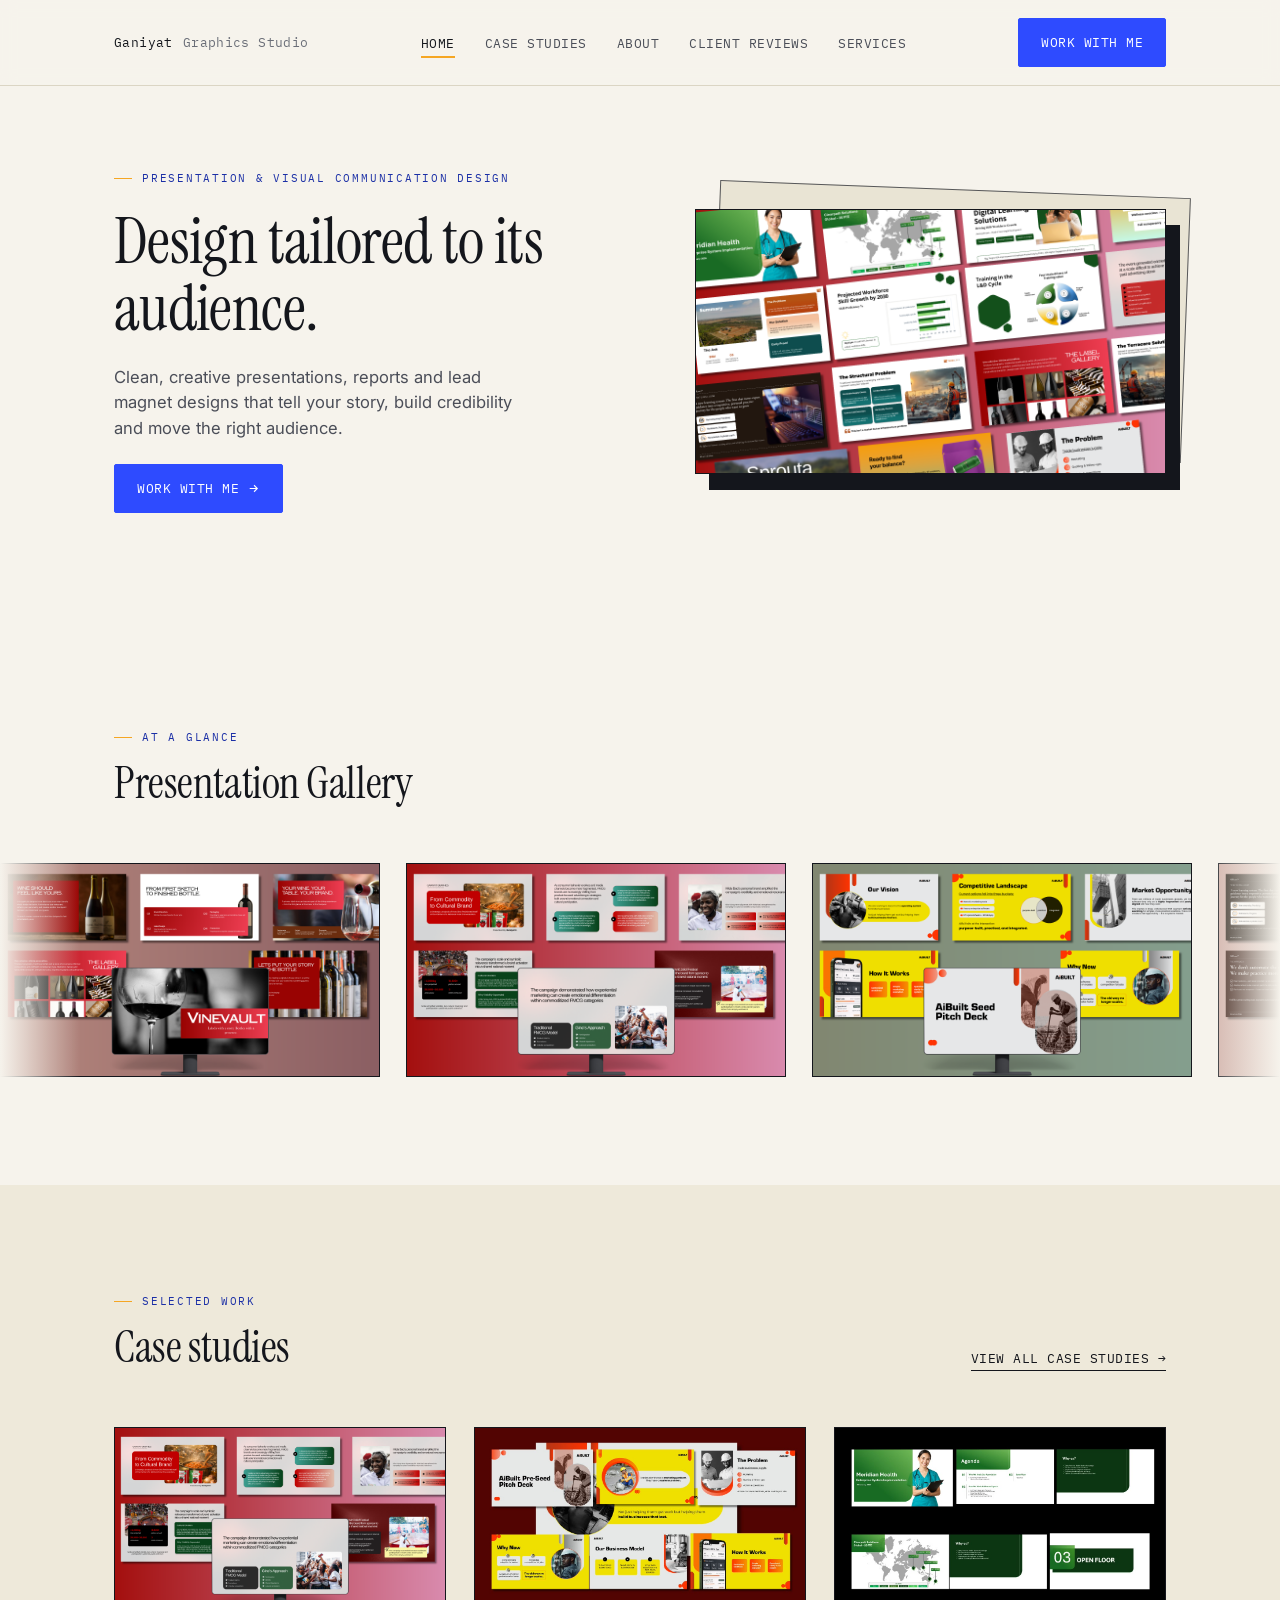
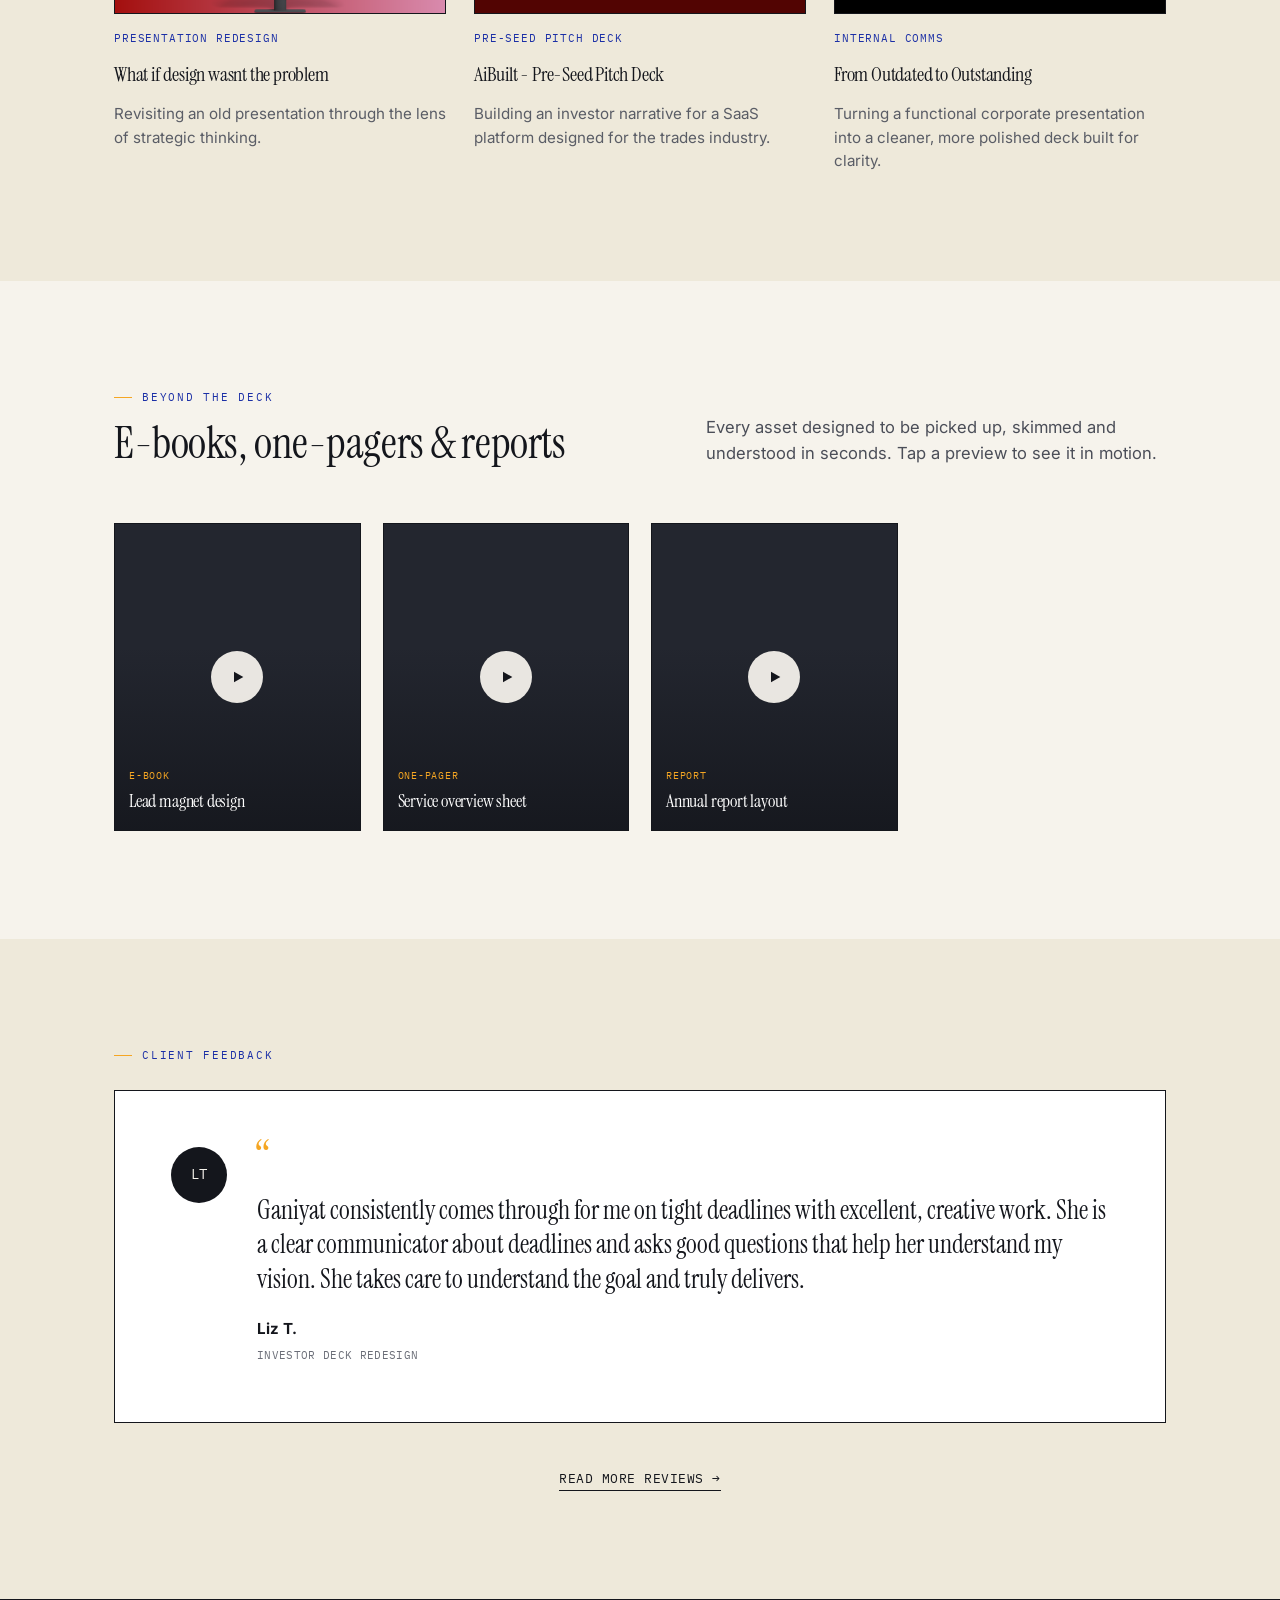
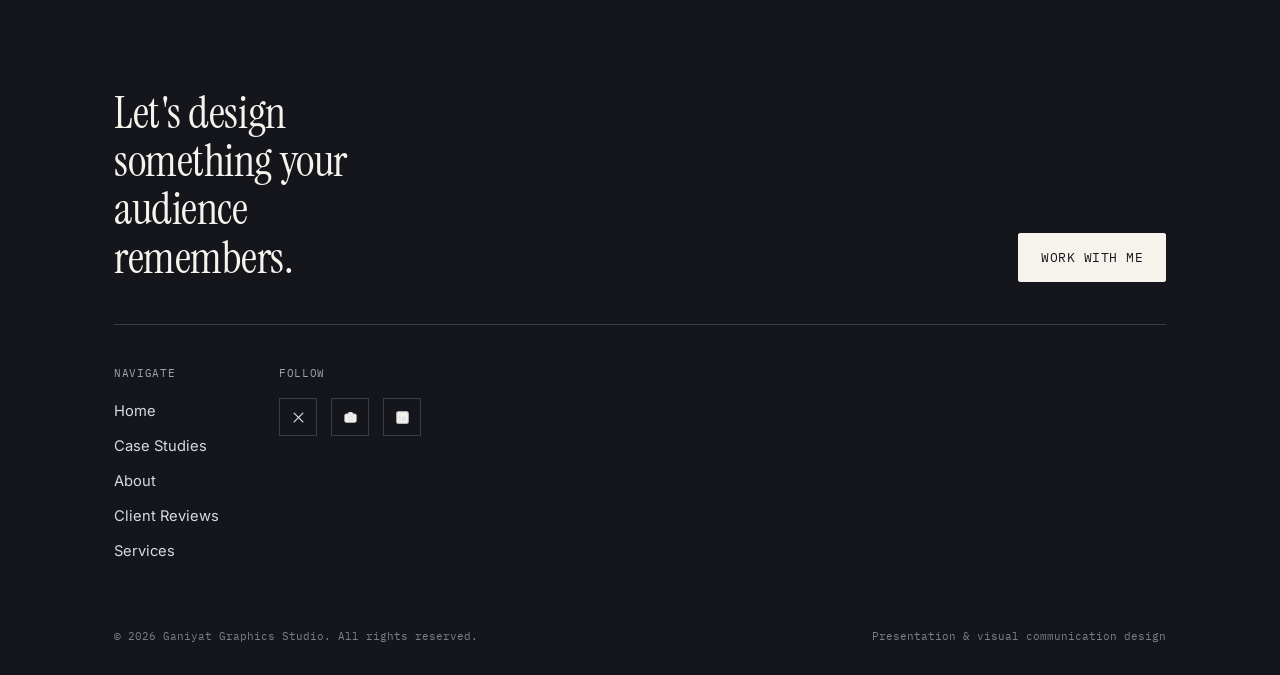
<file: index.html>
<!DOCTYPE html>
<html lang="en">
<head>
<meta charset="UTF-8">
<meta name="viewport" content="width=device-width, initial-scale=1.0">
<title>Ganiyat Graphics Studio — Presentation & Visual Communication Design</title>
<meta name="description" content="Clean, modern presentations, reports and designs that tell your story, build credibility and move the right audience.">
<link rel="preconnect" href="https://fonts.googleapis.com">
<link rel="preconnect" href="https://fonts.gstatic.com" crossorigin>
<link href="https://fonts.googleapis.com/css2?family=Instrument+Serif:ital@0;1&family=Inter:wght@400;500;600;700&family=IBM+Plex+Mono:wght@400;500&display=swap" rel="stylesheet">
<link rel="stylesheet" href="css/style.css">
</head>
<body>

<header class="site-header">
  <nav class="nav">
    <a href="index.html" class="brand"></span>Ganiyat<span>Graphics Studio</span></a>
    <ul class="nav-links">
      <li><a href="index.html" class="active">Home</a></li>
      <li><a href="case-study.html">Case Studies</a></li>
      <li><a href="about.html">About</a></li>
      <li><a href="testimony.html">Client Reviews</a></li>
      <li><a href="services 2.html">Services</a></li>
    </ul>
    <div class="nav-cta">
      <a href="services 2.html#work-with-me" class="btn btn-primary">Work with me</a>
      <button class="nav-toggle" aria-label="Toggle menu" aria-expanded="false"><span></span><span></span><span></span></button>
    </div>
  </nav>
</header>

<main>

  <!-- ============ HERO ============ -->
  <section class="hero">
    <div class="wrap">
      <div class="hero-copy">
        <p class="eyebrow">Presentation &amp; Visual Communication Design</p>
        <h1>Design tailored to its audience.</h1>
        <p class="lede">Clean, creative presentations, reports and lead magnet designs that tell your story, build credibility and move the right audience.</p>
        <a href="services 2.html#work-with-me" class="btn btn-primary">Work with me
          <svg viewBox="0 0 24 24" fill="none" stroke="currentColor" stroke-width="2"><path d="M5 12h14M13 6l6 6-6 6"/></svg>

        </a>
      </div>
      <div class="hero-visual">
        <div class="stack">
          <div class="slide-frame behind"></div>
          <div class="slide-frame">
            <img src="images/hero.png" alt="Presentation slide mockup">
            <span class="crop tl"></span><span class="crop tr"></span><span class="crop bl"></span><span class="crop br"></span>
            <span class="frame-tag">16∶9 — Q3 Review</span>
          </div>
        </div>
      </div>
    </div>
  </section>

  <!-- ============ SLIDESHOW / AT A GLANCE ============ -->
  <section>
    <div class="wrap">
      <div class="section-head">
        <div class="head-copy">
          <p class="eyebrow">At A Glance</p>
          <h2>Presentation Gallery</h2>
        </div>
      </div>
    </div>
    <div class="marquee">
      <div class="marquee-track" id="marquee-track">
        <!-- set 1 -->
        <div class="slide-frame">
          <img src="images/slide-1.png" alt="Presentation slide mockup 1">
          <span class="crop tl"></span><span class="crop tr"></span><span class="crop bl"></span><span class="crop br"></span>
          <span class="frame-tag">Wine Company Presentation</span>
        </div>
        <div class="slide-frame">
          <img src="images/slide-2.png" alt="Presentation slide mockup 2">
          <span class="crop tl"></span><span class="crop tr"></span><span class="crop bl"></span><span class="crop br"></span>
          <span class="frame-tag">FMCG Slides</span>
        </div>
        <div class="slide-frame">
          <img src="images/slide-3.png" alt="Presentation slide mockup 3">
          <span class="crop tl"></span><span class="crop tr"></span><span class="crop bl"></span><span class="crop br"></span>
          <span class="frame-tag">Seed Pitch Deck</span>
        </div>
        <div class="slide-frame">
          <img src="images/slide-4.png" alt="Presentation slide mockup 4">
          <span class="crop tl"></span><span class="crop tr"></span><span class="crop bl"></span><span class="crop br"></span>
          <span class="frame-tag">Investor Deck</span>
        </div>
        <!-- set 2 (duplicate for seamless loop) -->
        <div class="slide-frame">
          <img src="images/slide-1.png" alt="Presentation slide mockup 1">
          <span class="crop tl"></span><span class="crop tr"></span><span class="crop bl"></span><span class="crop br"></span>
          <span class="frame-tag">Wine Company Presentation</span>
        </div>
        <div class="slide-frame">
          <img src="images/slide-2.png" alt="Presentation slide mockup 2">
          <span class="crop tl"></span><span class="crop tr"></span><span class="crop bl"></span><span class="crop br"></span>
          <span class="frame-tag">FMCG Slides</span>
        </div>
        <div class="slide-frame">
          <img src="images/slide-3.png" alt="Presentation slide mockup 3">
          <span class="crop tl"></span><span class="crop tr"></span><span class="crop bl"></span><span class="crop br"></span>
          <span class="frame-tag">Seed Pitch Deck</span>
        </div>
        <div class="slide-frame">
          <img src="images/slide-4.png" alt="Presentation slide mockup 4">
          <span class="crop tl"></span><span class="crop tr"></span><span class="crop bl"></span><span class="crop br"></span>
          <span class="frame-tag">Investore</span>
        </div>
      </div>
    </div>
  </section>

  <!-- ============ CASE STUDY PREVIEW (blog) ============ -->
  <section class="dim">
    <div class="wrap">
      <div class="section-head">
        <div class="head-copy">
          <p class="eyebrow">Selected Work</p>
          <h2>Case studies</h2>
        </div>
        <a href="case-study.html" class="text-link">View all case studies →</a>
      </div>

      <div class="card-grid">

        <a href="case-study-detail.html#cs-01" class="blog-card">
          <div class="slide-frame">
          <img src="images/slide-2.png" alt="Presentation slide mockup 1">
            <span class="frame-tag">Case 01</span>
          </div>
          <p class="tag">Presentation Redesign</p>
          <h3>What if design wasnt the problem</h3>
          <p>Revisiting an old presentation through the lens of strategic thinking.</p>
        </a>
        <a href="case-two.html" class="blog-card">
          <div class="slide-frame">
            <img src="images/casey.jpg" alt="Presentation slide mockup 1">
            <span class="frame-tag">Case 02</span>
          </div>
          <p class="tag">Pre-seed Pitch Deck</p>
          <h3>AiBuilt - Pre-Seed Pitch Deck</h3>
          <p>Building an investor narrative for a SaaS platform designed for the trades industry.</p>
        </a>
        <a href="case-three.html" class="blog-card">
          <div class="slide-frame">
            <img src="images/caseyy.jpg" alt="Presentation slide mockup 1">
            <span class="frame-tag">Case 03</span>
          </div>
          <p class="tag">Internal Comms</p>
          <h3>From Outdated to Outstanding</h3>
          <p>Turning a functional corporate presentation into a cleaner, more polished deck built for clarity.</p>
        </a>
      </div>
    </div>
  </section>

  <!-- ============ PROJECT GALLERY (interactive video mockups) ============ -->
  <section>
    <div class="wrap">
      <div class="section-head">
        <div class="head-copy">
          <p class="eyebrow">Beyond The Deck</p>
          <h2>E-books, one-pagers &amp; reports</h2>
        </div>
        <p class="lede">Every asset designed to be picked up, skimmed and understood in seconds. Tap a preview to see it in motion.</p>
      </div>

      <div class="video-grid">
        <div class="video-card" data-title="E-book design walkthrough" data-src="videos/ebooks-video.mp4" tabindex="0" role="button" aria-label="Play e-book design preview">
          <video class="thumb-video" src="videos/videott.mp4" muted loop autoplay playsinline></video>
          <div class="glow"></div>
          <div class="play-btn"><svg viewBox="0 0 24 24"><path d="M6 4l14 8-14 8V4z"/></svg></div>
          <div class="meta"><p class="tag">E-book</p><h4>Lead magnet design</h4></div>
        </div>
        <div class="video-card" data-title="One-pager design walkthrough" data-mock="mock-onepager" tabindex="0" role="button" aria-label="Play one-pager design preview">
          <video class="thumb-video" src="videos/videottt.mp4" muted loop autoplay playsinline></video>
          <div class="glow"></div>
          <div class="play-btn"><svg viewBox="0 0 24 24"><path d="M6 4l14 8-14 8V4z"/></svg></div>
          <div class="meta"><p class="tag">One-Pager</p><h4>Service overview sheet</h4></div>
        </div>
        <div class="video-card" data-title="Report design walkthrough" data-mock="mock-report" tabindex="0" role="button" aria-label="Play report design preview">
          <video class="thumb-video" src="videos/videot.mp4" muted loop autoplay playsinline></video>
          <div class="glow"></div>
          <div class="play-btn"><svg viewBox="0 0 24 24"><path d="M6 4l14 8-14 8V4z"/></svg></div>
          <div class="meta"><p class="tag">Report</p><h4>Annual report layout</h4></div>
        </div>
        
      </div>
    </div>
  </section>

  <!-- ============ CLIENT REVIEW FEATURE ============ -->
  <section class="dim">
    <div class="wrap">
      <p class="eyebrow" style="margin-bottom:26px;">Client Feedback</p>
      <div class="testi-feature">
        <div class="avatar-init">LT</div>
        <div>
          <span class="quote-mark">“</span>
          <blockquote>Ganiyat consistently comes through for me on tight deadlines with excellent, creative work. She is a clear communicator about deadlines and asks good questions that help her understand my vision. She takes care to understand the goal and truly delivers.</blockquote>
          <div class="testi-who">
            <div class="who-text">
              <strong>Liz T.</strong>
              <span>Investor deck redesign</span>
            </div>
          </div>
        </div>
      </div>
      <div class="center-cta">
        <a href="testimony.html" class="text-link">Read more reviews →</a>
      </div>
    </div>
  </section>

</main>

<!-- ============ FOOTER ============ -->
<footer class="site-footer">
  <div class="wrap">
    <div class="footer-top">
      <h2>Let's design something your audience remembers.</h2>
      <a href="services 2.html#work-with-me" class="btn btn-light">Work with me</a>
    </div>
    <div class="footer-cols">
      <div class="footer-col">
        <h4>Navigate</h4>
        <ul>
          <li><a href="index.html">Home</a></li>
          <li><a href="case-study.html">Case Studies</a></li>
          <li><a href="about.html">About</a></li>
          <li><a href="testimony.html">Client Reviews</a></li>
          <li><a href="services 2.html">Services</a></li>
        </ul>
      </div>
      <div class="footer-col">
        <h4>Follow</h4>
        <div class="social-row">
          <a href="https://x.com/ganiyatgraphics" aria-label="X (Twitter)" target="_blank" rel="noopener"><svg viewBox="0 0 24 24"><path d="M5 5l14 14M19 5L5 19" stroke="currentColor" stroke-width="2" fill="none" stroke-linecap="round"/></svg></a>
          <a href="https://instagram.com/ganiyatgraphics" aria-label="Instagram" target="_blank" rel="noopener"><svg viewBox="0 0 24 24" fill="none" stroke="currentColor" stroke-width="1.6"><rect x="3" y="6.5" width="18" height="13" rx="2"/><circle cx="12" cy="13" r="3.3"/><path d="M8 6.5L9.3 4h5.4L16 6.5"/></svg></a>
          <a href="https://www.linkedin.com/in/ganiyat-kataye-" aria-label="LinkedIn" target="_blank" rel="noopener"><svg viewBox="0 0 24 24" fill="none" stroke="currentColor" stroke-width="1.8"><rect x="3" y="3" width="18" height="18" rx="2"/><path d="M8 10.5v6M8 7.8v.01M12.5 16.5v-3.4c0-1.2.8-2 1.9-2s1.8.8 1.8 2v3.4" stroke-linecap="round"/></svg></a>
        </div>
      </div>
    </div>
    <div class="footer-bottom">
      <span class="footer-legal">© 2026 Ganiyat Graphics Studio. All rights reserved.</span>
      <span class="footer-legal">Presentation &amp; visual communication design</span>
    </div>
  </div>
</footer>

<div class="modal" id="video-modal">
  <div class="modal-inner">
    <button class="modal-close" aria-label="Close preview">✕</button>
    <div class="modal-frame"></div>
    <p class="modal-note"></p>
  </div>
</div>

<script src="js/script.js"></script>
</body>
</html>
</file>
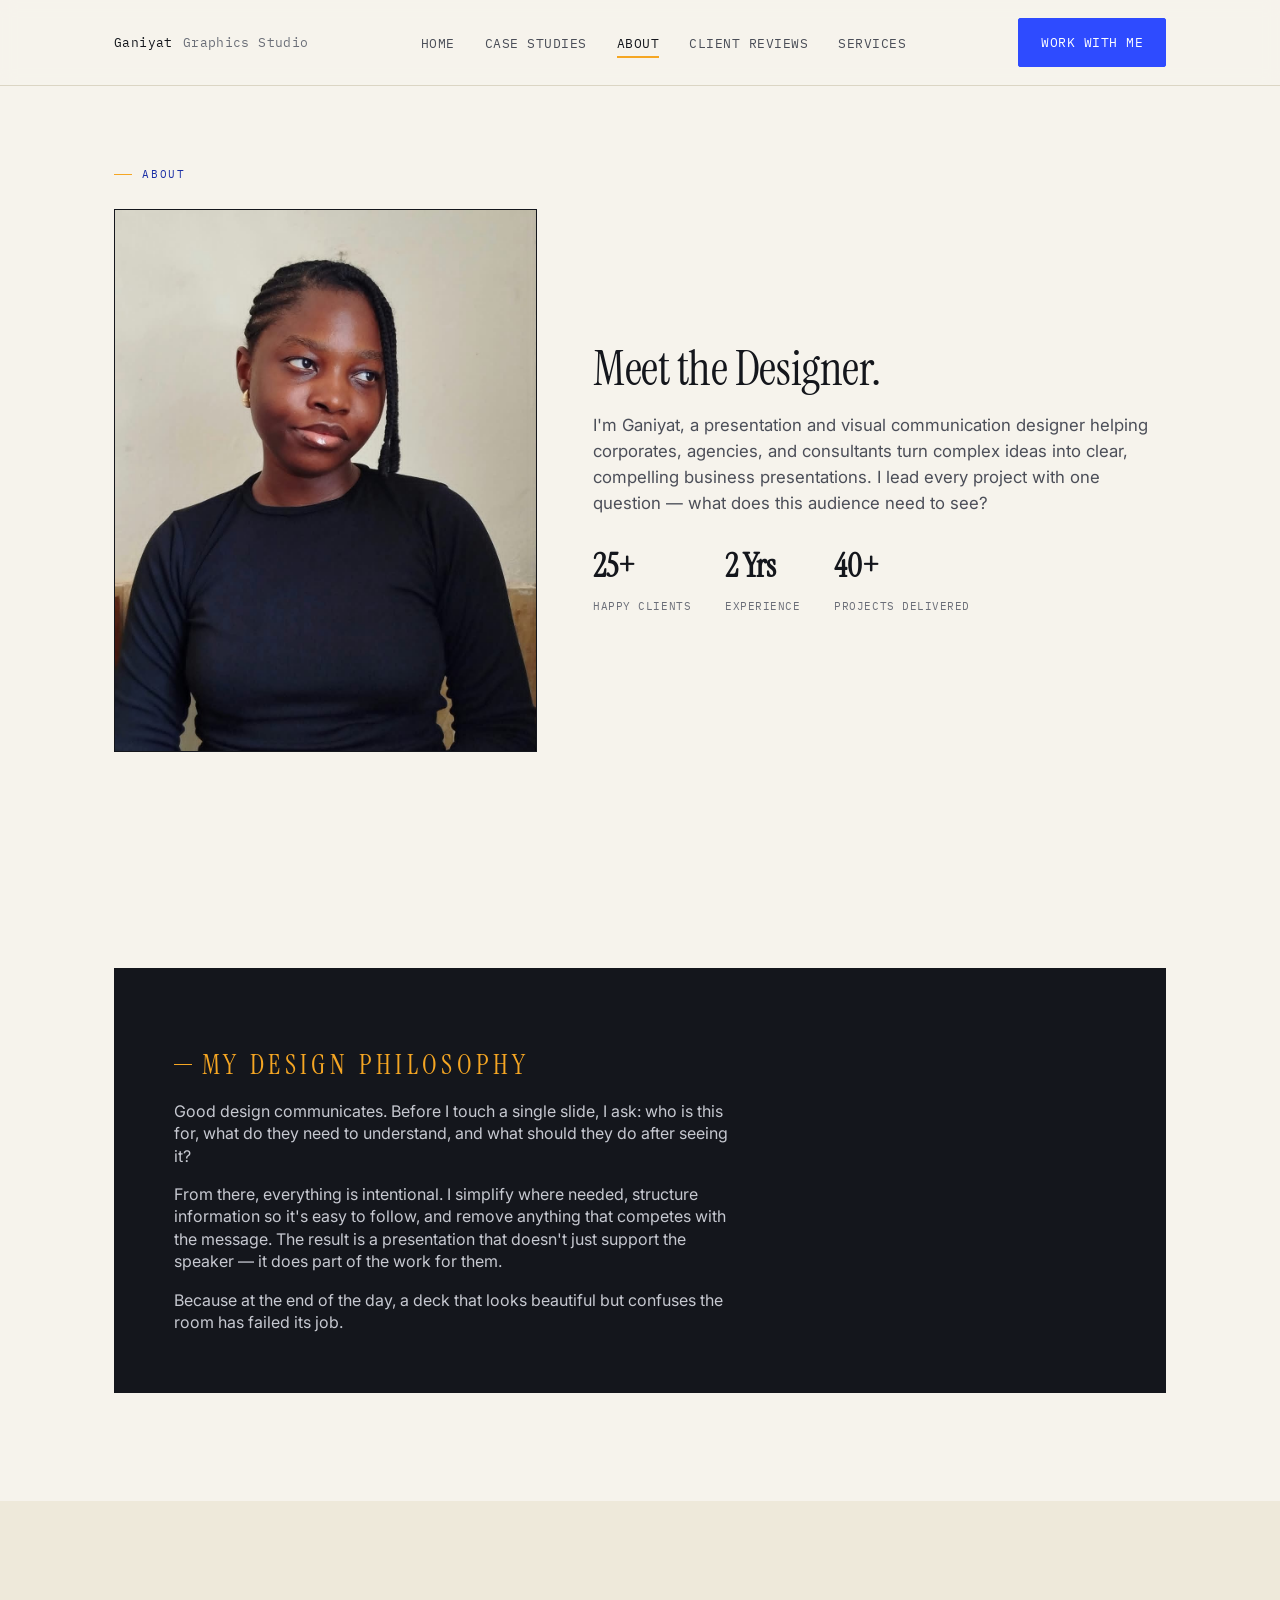
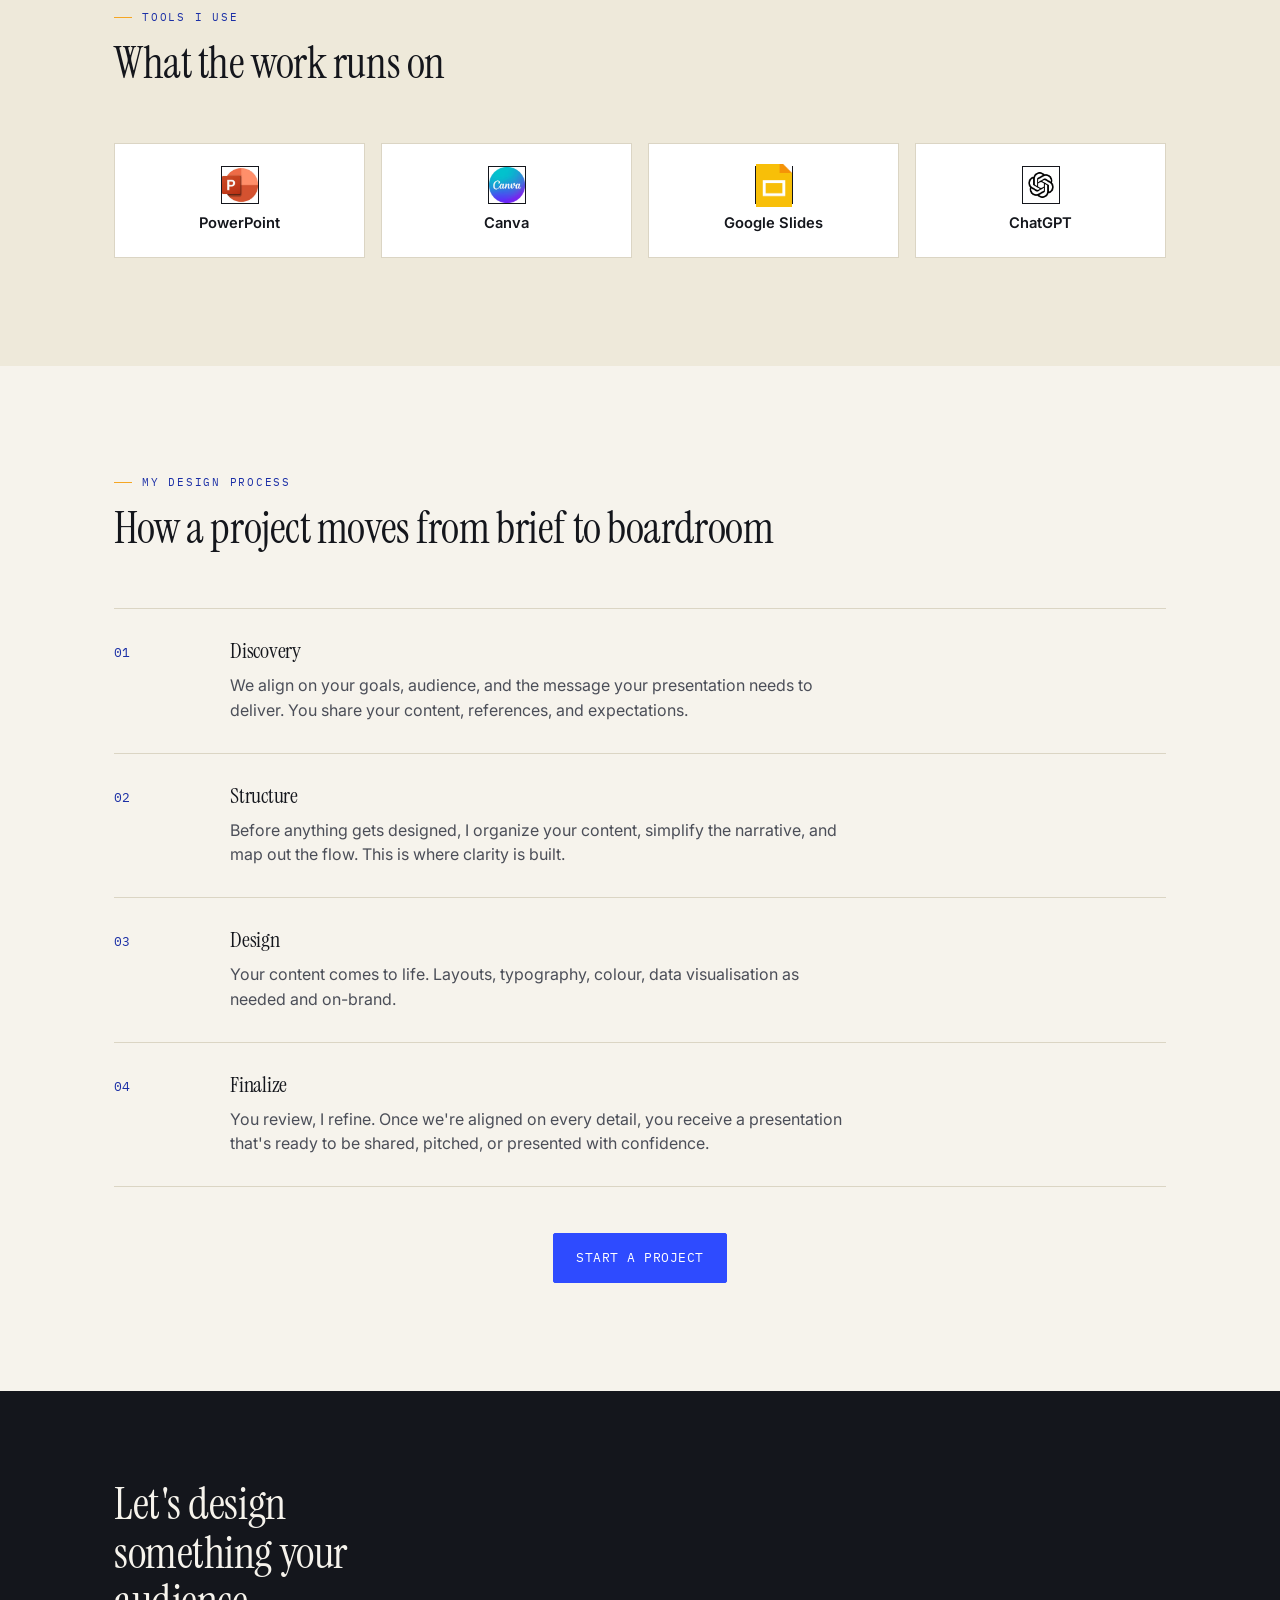
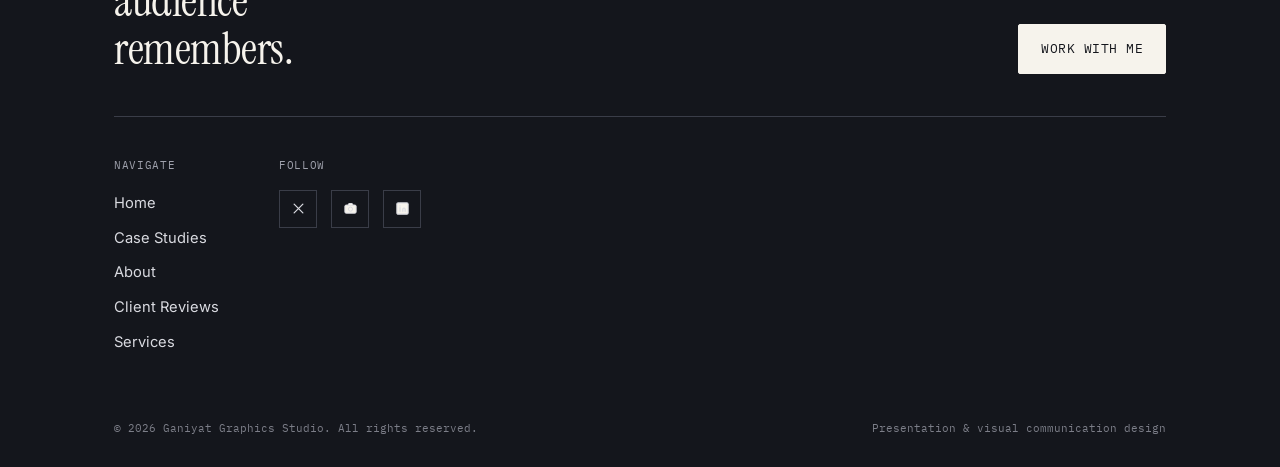
<file: about.html>
<!DOCTYPE html>
<html lang="en">
<head>
<meta charset="UTF-8">
<meta name="viewport" content="width=device-width, initial-scale=1.0">
<title>About — Ganiyat Graphics Studio</title>
<meta name="description" content="Presentation and visual communication designer helping corporates, agencies and consultants turn complex ideas into clear, compelling business presentations.">
<link rel="preconnect" href="https://fonts.googleapis.com">
<link rel="preconnect" href="https://fonts.gstatic.com" crossorigin>
<link href="https://fonts.googleapis.com/css2?family=Instrument+Serif:ital@0;1&family=Inter:wght@400;500;600;700&family=IBM+Plex+Mono:wght@400;500&display=swap" rel="stylesheet">
<link rel="stylesheet" href="css/style.css">
</head>
<body>

<header class="site-header">
  <nav class="nav">
    <a href="index.html" class="brand">Ganiyat<span>Graphics Studio</span></a>
    <ul class="nav-links">
      <li><a href="index.html">Home</a></li>
      <li><a href="case-study.html">Case Studies</a></li>
      <li><a href="about.html" class="active">About</a></li>
      <li><a href="testimony.html">Client Reviews</a></li>
      <li><a href="services 2.html">Services</a></li>
    </ul>
    <div class="nav-cta">
      <a href="services.html#work-with-me" class="btn btn-primary">Work with me</a>
      <button class="nav-toggle" aria-label="Toggle menu" aria-expanded="false"><span></span><span></span><span></span></button>
    </div>
  </nav>
</header>

<main>

  <!-- ============ ABOUT ME ============ -->
  <section class="page-hero" style="padding-bottom:0;">
    <div class="wrap">
      <p class="eyebrow">About</p>
    </div>
  </section>

  <section style="padding-top:26px;">
    <div class="wrap about-grid">
      <div class="about-photo">
        <img src="images/Designer.jpg">
      
      </div>
      <div>
        <h1 style="font-size:clamp(2rem,4vw,3rem);">Meet the Designer.</h1>
        <p class="lede" style="max-width:56ch; margin-top:18px; font-size:1.05rem;">I'm Ganiyat, a presentation and visual communication designer helping corporates, agencies, and consultants turn complex ideas into clear, compelling business presentations. I lead every project with one question — what does this audience need to see?</p>
        <div class="stat-row">
          <div class="stat"><b>25+</b><span>Happy Clients</span></div>
          <div class="stat"><b>2 Yrs</b><span>Experience</span></div>
          <div class="stat"><b>40+</b><span>Projects Delivered</span></div>
        </div>
      </div>
    </div>
  </section>

  <!-- ============ DESIGN PHILOSOPHY ============ -->
  <section>
    <div class="wrap">
      <div class="philosophy">
        <p class="eyebrow">My Design Philosophy</p>
        <p>Good design communicates. Before I touch a single slide, I ask: who is this for, what do they need to understand, and what should they do after seeing it?</p>
        <p>From there, everything is intentional. I simplify where needed, structure information so it's easy to follow, and remove anything that competes with the message. The result is a presentation that doesn't just support the speaker — it does part of the work for them.</p>
        <p>Because at the end of the day, a deck that looks beautiful but confuses the room has failed its job.</p>
      </div>
    </div>
  </section>

  <!-- ============ TOOLS ============ -->
  <section class="dim">
    <div class="wrap">
      <div class="section-head">
        <div class="head-copy">
          <p class="eyebrow">Tools I Use</p>
          <h2>What the work runs on</h2>
        </div>
      </div>
      <div class="tools-grid">
        <div class="tool-badge"><span class="glyph"><img src="images/Powerpoint.jpg"></span><span>PowerPoint</span></div>
        <div class="tool-badge"><span class="glyph"><img src="images/Canva.jpg"></span><span>Canva</span></div>
        <div class="tool-badge"><span class="glyph"><img src="images/Google Slides.jpg"></span><span>Google Slides</span></div>
        <div class="tool-badge"><span class="glyph"><img src="images/ChatGPT.jpg"></span><span>ChatGPT</span></div>
      </div>
    </div>
  </section>

  <!-- ============ DESIGN PROCESS ============ -->
  <section>
    <div class="wrap">
      <div class="section-head">
        <div class="head-copy">
          <p class="eyebrow">My Design Process</p>
          <h2>How a project moves from brief to boardroom</h2>
        </div>
      </div>
      <div class="process-list">
        <div class="process-step">
          <span class="process-num">01</span>
          <div>
            <h3>Discovery</h3>
            <p>We align on your goals, audience, and the message your presentation needs to deliver. You share your content, references, and expectations.</p>
          </div>
        </div>
        <div class="process-step">
          <span class="process-num">02</span>
          <div>
            <h3>Structure</h3>
            <p>Before anything gets designed, I organize your content, simplify the narrative, and map out the flow. This is where clarity is built.</p>
          </div>
        </div>
        <div class="process-step">
          <span class="process-num">03</span>
          <div>
            <h3>Design</h3>
            <p>Your content comes to life. Layouts, typography, colour, data visualisation as needed and on-brand.</p>
          </div>
        </div>
        <div class="process-step">
          <span class="process-num">04</span>
          <div>
            <h3>Finalize</h3>
            <p>You review, I refine. Once we're aligned on every detail, you receive a presentation that's ready to be shared, pitched, or presented with confidence.</p>
          </div>
        </div>
      </div>
      <div class="center-cta">
        <a href="services 2.html#work-with-me" class="btn btn-primary">Start a project</a>
      </div>
    </div>
  </section>

</main>

<footer class="site-footer">
  <div class="wrap">
    <div class="footer-top">
      <h2>Let's design something your audience remembers.</h2>
      <a href="services 2.html#work-with-me" class="btn btn-light">Work with me</a>
    </div>
    <div class="footer-cols">
      <div class="footer-col">
        <h4>Navigate</h4>
        <ul>
          <li><a href="index.html">Home</a></li>
          <li><a href="case-study.html">Case Studies</a></li>
          <li><a href="about.html">About</a></li>
          <li><a href="testimony.html">Client Reviews</a></li>
          <li><a href="services 2.html">Services</a></li>
        </ul>
      </div>
      <div class="footer-col">
        <h4>Follow</h4>
        <div class="social-row">
          <a href="https://x.com/ganiyatgraphics" aria-label="X (Twitter)" target="_blank" rel="noopener"><svg viewBox="0 0 24 24"><path d="M5 5l14 14M19 5L5 19" stroke="currentColor" stroke-width="2" fill="none" stroke-linecap="round"/></svg></a>
          <a href="https://instagram.com/ganiyatgraphics" aria-label="Instagram" target="_blank" rel="noopener"><svg viewBox="0 0 24 24" fill="none" stroke="currentColor" stroke-width="1.6"><rect x="3" y="6.5" width="18" height="13" rx="2"/><circle cx="12" cy="13" r="3.3"/><path d="M8 6.5L9.3 4h5.4L16 6.5"/></svg></a>
          <a href="https://www.linkedin.com/in/ganiyat-kataye-" aria-label="LinkedIn" target="_blank" rel="noopener"><svg viewBox="0 0 24 24" fill="none" stroke="currentColor" stroke-width="1.8"><rect x="3" y="3" width="18" height="18" rx="2"/><path d="M8 10.5v6M8 7.8v.01M12.5 16.5v-3.4c0-1.2.8-2 1.9-2s1.8.8 1.8 2v3.4" stroke-linecap="round"/></svg></a>
        </div>
      </div>
    </div>
    <div class="footer-bottom">
      <span class="footer-legal">© 2026 Ganiyat Graphics Studio. All rights reserved.</span>
      <span class="footer-legal">Presentation &amp; visual communication design</span>
    </div>
  </div>
</footer>

<script src="js/script.js"></script>
</body>
</html>
</file>
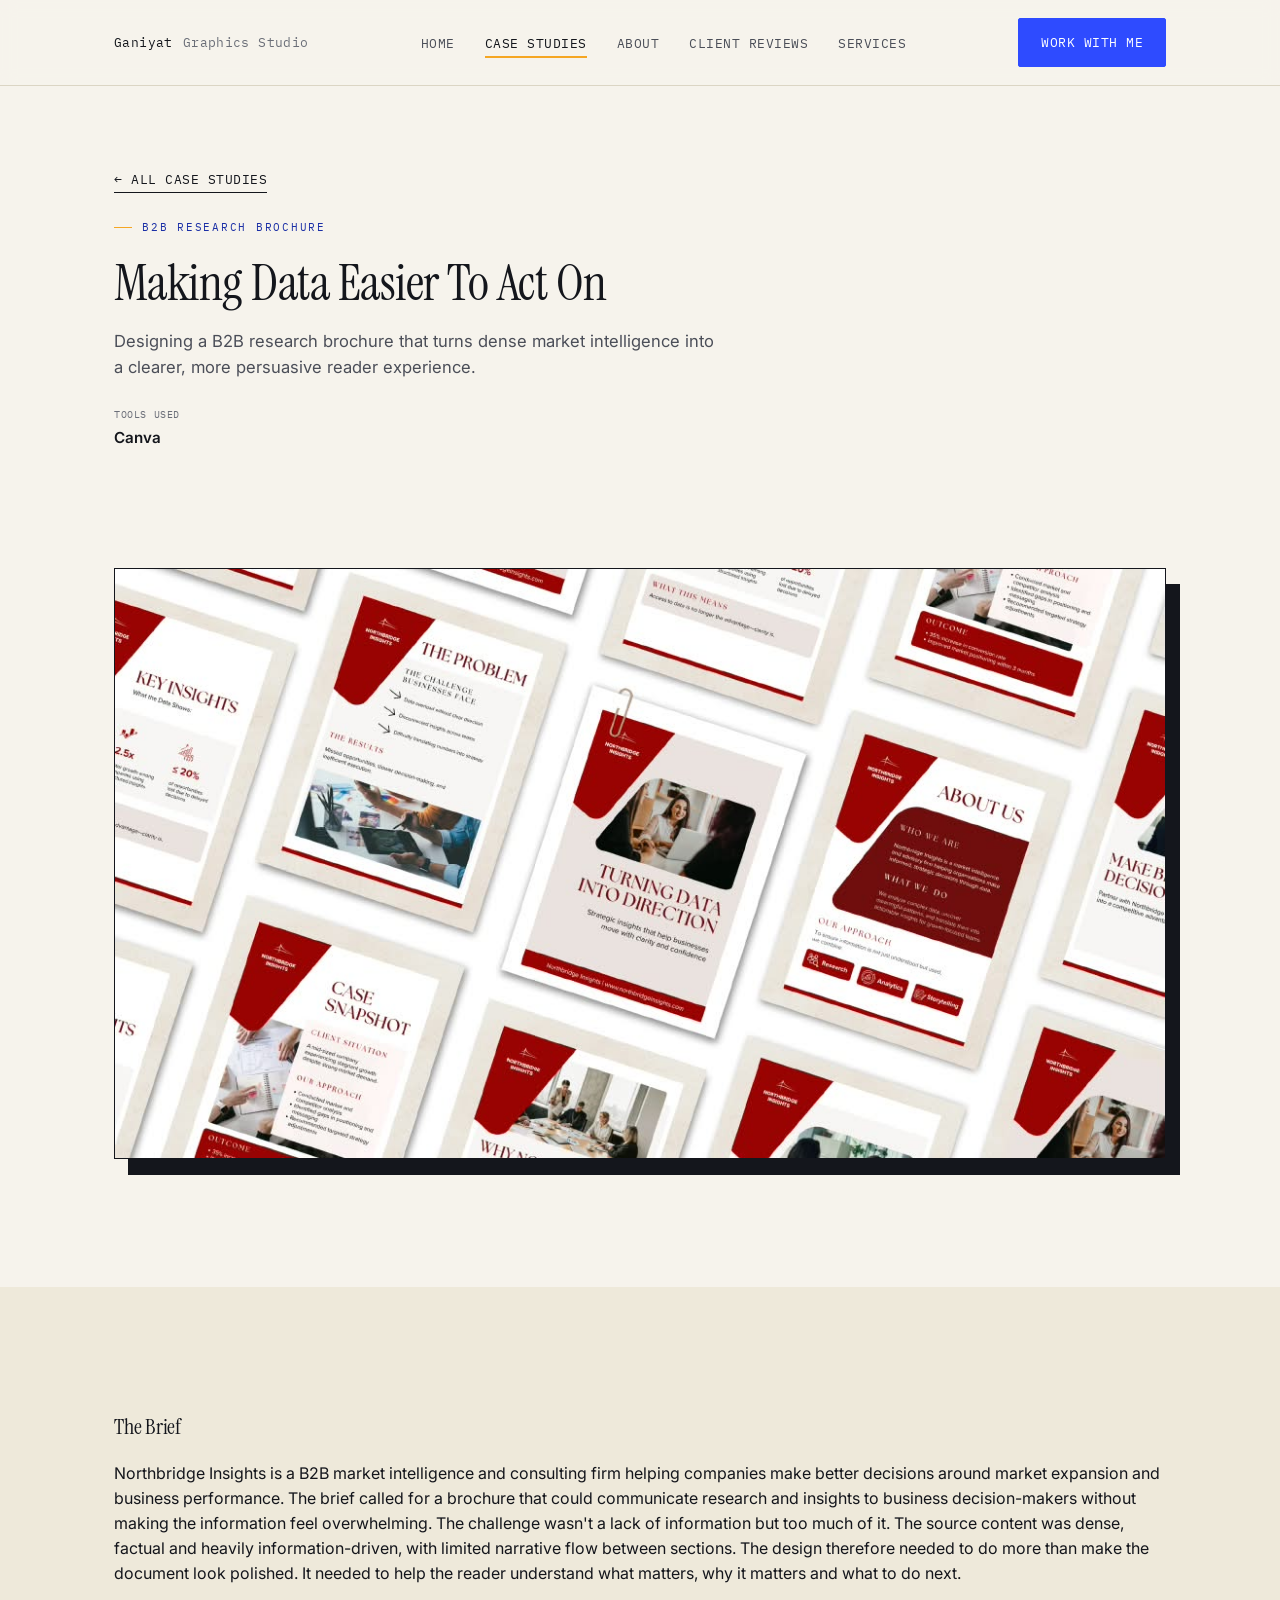
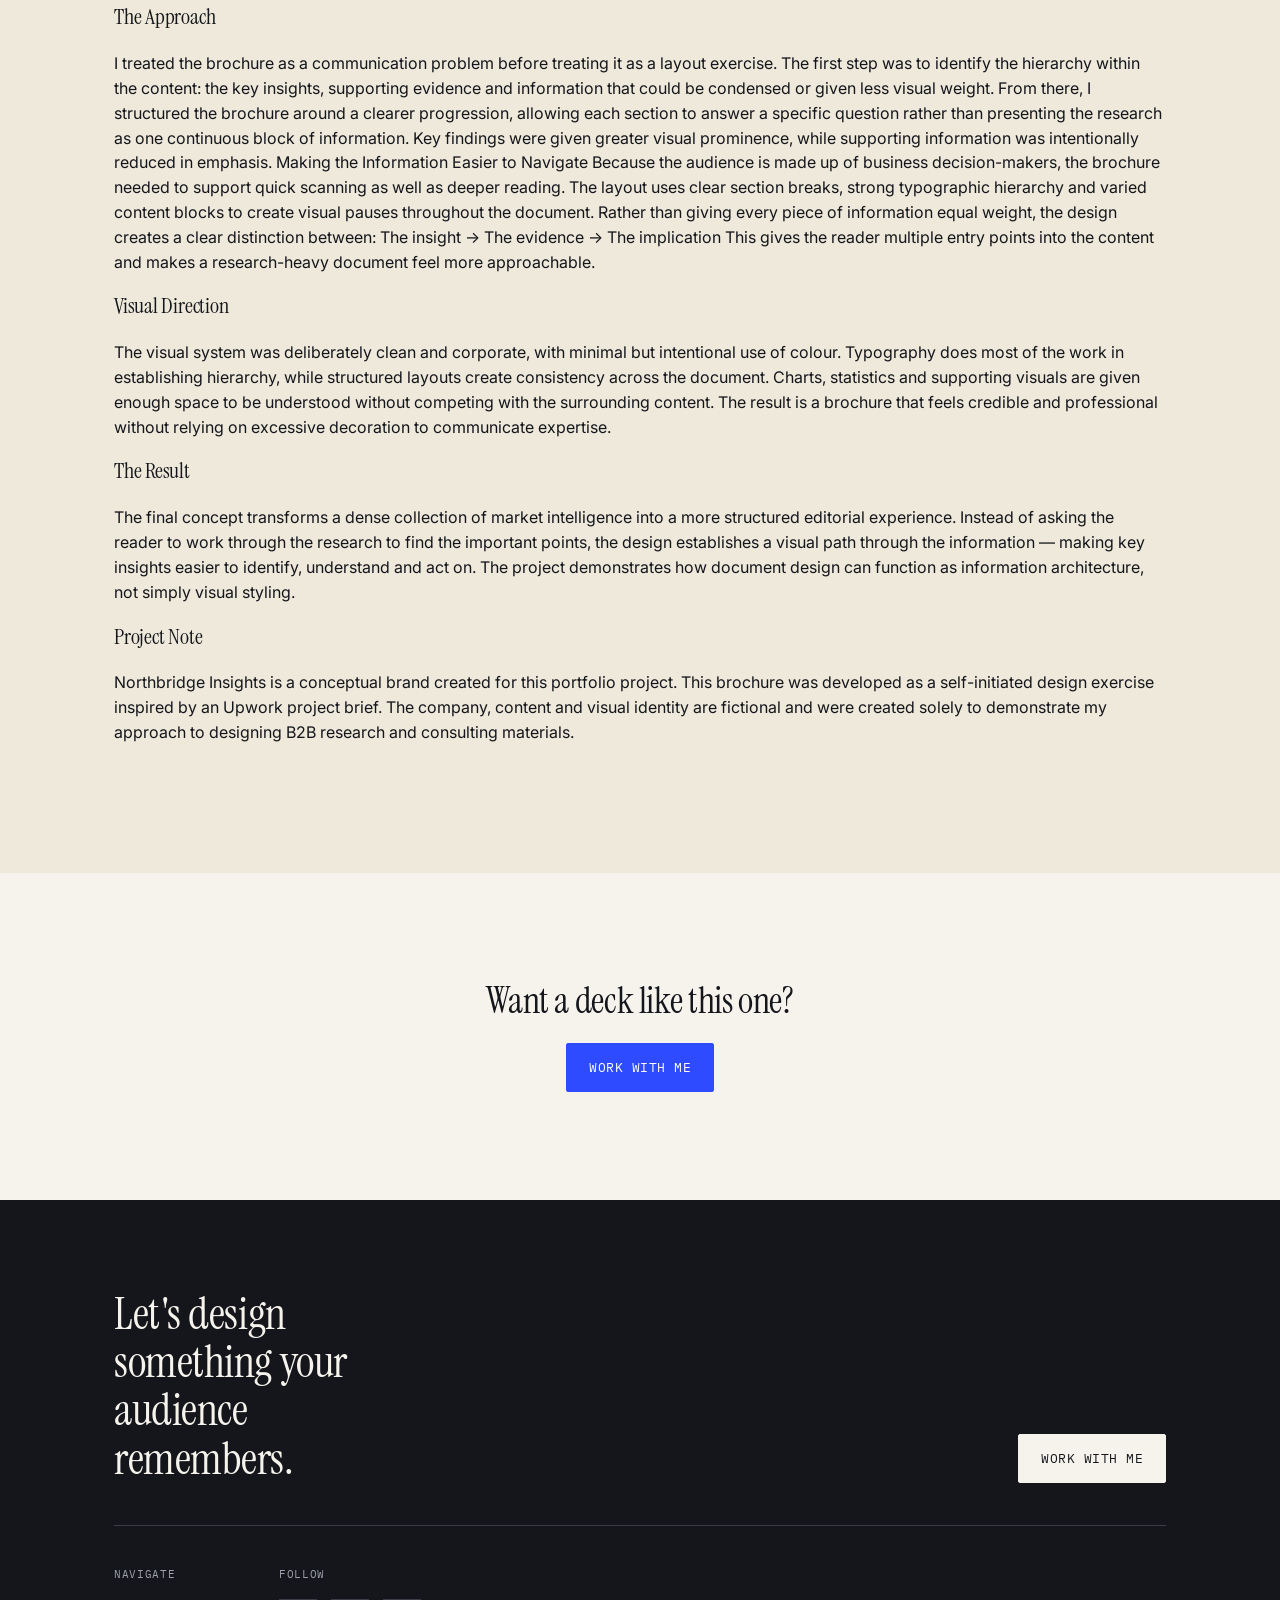
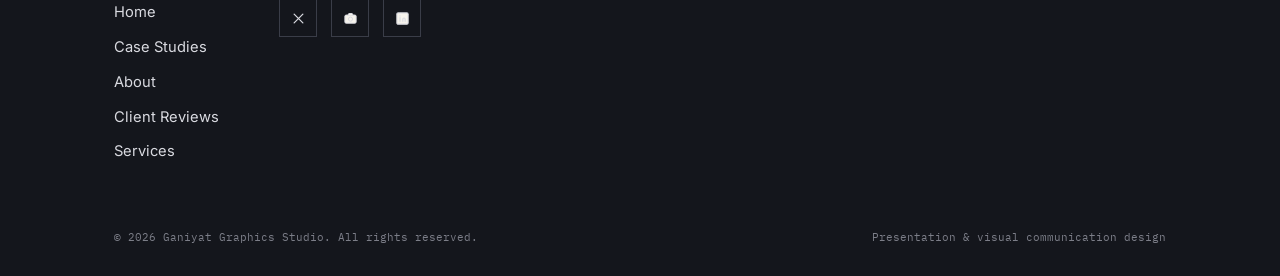
<file: case-five.html>
<!DOCTYPE html>
<html lang="en">
<head>
<meta charset="UTF-8">
<meta name="viewport" content="width=device-width, initial-scale=1.0">
<title> B2B Research Brochure — Case Study — Ganiyat Graphics Studio</title>
<link rel="preconnect" href="https://fonts.googleapis.com">
<link rel="preconnect" href="https://fonts.gstatic.com" crossorigin>
<link href="https://fonts.googleapis.com/css2?family=Instrument+Serif:ital@0;1&family=Inter:wght@400;500;600;700&family=IBM+Plex+Mono:wght@400;500&display=swap" rel="stylesheet">
<link rel="stylesheet" href="css/style.css">
</head>
<body>
<!-- TEMPLATE NOTE: duplicate this file per real case study (e.g. case-study-01.html)
     and point each card on case-study.html to its own copy. Everything below is
     placeholder text and mockup art — replace with the real project. -->

<header class="site-header">
  <nav class="nav">
    <a href="index.html" class="brand">Ganiyat<span>Graphics Studio</span></a>
    <ul class="nav-links">
      <li><a href="index.html">Home</a></li>
      <li><a href="case-study.html" class="active">Case Studies</a></li>
      <li><a href="about.html">About</a></li>
      <li><a href="testimony.html">Client Reviews</a></li>
      <li><a href="services 2.html">Services</a></li>
    </ul>
    <div class="nav-cta">
      <a href="services 2.html#work-with-me" class="btn btn-primary">Work with me</a>
      <button class="nav-toggle" aria-label="Toggle menu" aria-expanded="false"><span></span><span></span><span></span></button>
    </div>
  </nav>
</header>

<main>
  <section class="page-hero">
    <div class="wrap">
      <a href="case-study.html" class="text-link" style="margin-bottom:26px; display:inline-flex;">← All case studies</a>
      <div class="detail-hero">
        <p class="eyebrow">B2B Research Brochure</p>
        <h1 style="font-size:clamp(2.1rem,4.4vw,3.2rem);">Making Data Easier To Act On</h1>
        <p class="lede" style="max-width:60ch;">Designing a B2B research brochure that turns dense market intelligence into a clearer, more persuasive reader experience.</p>
        <div class="detail-meta">
          
          <div><span class="k">Tools Used</span><span class="v">Canva</span></div>
        </div>
      </div>
    </div>
  </section>

  <section>
    <div class="wrap">
      <div class="slide-frame" style="width:100%; box-shadow:14px 16px 0 var(--ink); margin-bottom:20px;">
        <img src="images/five.jpg" alt="Presentation slide mockup 1">
        <span class="frame-tag">Cover slide — placeholder</span>
      </div>
    </div>
  </section>

  <section class="dim">
    <div class="wrap detail-body">

        <p>
            <h3>The Brief</h3>

Northbridge Insights is a B2B market intelligence and consulting firm helping companies make better decisions around market expansion and business performance.

The brief called for a brochure that could communicate research and insights to business decision-makers without making the information feel overwhelming.

The challenge wasn't a lack of information but too much of it.

The source content was dense, factual and heavily information-driven, with limited narrative flow between sections.

The design therefore needed to do more than make the document look polished. It needed to help the reader understand what matters, why it matters and what to do next.

<h3>The Approach</h3>

I treated the brochure as a communication problem before treating it as a layout exercise.

The first step was to identify the hierarchy within the content: the key insights, supporting evidence and information that could be condensed or given less visual weight.

From there, I structured the brochure around a clearer progression, allowing each section to answer a specific question rather than presenting the research as one continuous block of information.

Key findings were given greater visual prominence, while supporting information was intentionally reduced in emphasis.

Making the Information Easier to Navigate

Because the audience is made up of business decision-makers, the brochure needed to support quick scanning as well as deeper reading.

The layout uses clear section breaks, strong typographic hierarchy and varied content blocks to create visual pauses throughout the document.

Rather than giving every piece of information equal weight, the design creates a clear distinction between:

The insight → The evidence → The implication

This gives the reader multiple entry points into the content and makes a research-heavy document feel more approachable.

<h3>Visual Direction</h3>

The visual system was deliberately clean and corporate, with minimal but intentional use of colour.

Typography does most of the work in establishing hierarchy, while structured layouts create consistency across the document.

Charts, statistics and supporting visuals are given enough space to be understood without competing with the surrounding content.

The result is a brochure that feels credible and professional without relying on excessive decoration to communicate expertise.

<h3>The Result</h3>

The final concept transforms a dense collection of market intelligence into a more structured editorial experience.

Instead of asking the reader to work through the research to find the important points, the design establishes a visual path through the information — making key insights easier to identify, understand and act on.

The project demonstrates how document design can function as information architecture, not simply visual styling.

<h3>Project Note</h3>

Northbridge Insights is a conceptual brand created for this portfolio project.

This brochure was developed as a self-initiated design exercise inspired by an Upwork project brief. The company, content and visual identity are fictional and were created solely to demonstrate my approach to designing B2B research and consulting materials.
</p>
      </div>

      

      
        

      
    </div>
  </section>

  <section>
    <div class="wrap" style="text-align:center; display:flex; flex-direction:column; align-items:center; gap:22px;">
      <h2 style="font-size:clamp(1.7rem,3vw,2.3rem);">Want a deck like this one?</h2>
      <a href="services 2.html#work-with-me" class="btn btn-primary">Work with me</a>
    </div>
  </section>
</main>

<footer class="site-footer">
  <div class="wrap">
    <div class="footer-top">
      <h2>Let's design something your audience remembers.</h2>
      <a href="services 2.html#work-with-me" class="btn btn-light">Work with me</a>
    </div>
    <div class="footer-cols">
      <div class="footer-col">
        <h4>Navigate</h4>
        <ul>
          <li><a href="index.html">Home</a></li>
          <li><a href="case-study.html">Case Studies</a></li>
          <li><a href="about.html">About</a></li>
          <li><a href="testimony.html">Client Reviews</a></li>
          <li><a href="services 2.html">Services</a></li>
        </ul>
      </div>
      <div class="footer-col">
        <h4>Follow</h4>
        <div class="social-row">
          <a href="https://x.com/ganiyatgraphics" aria-label="X (Twitter)" target="_blank" rel="noopener"><svg viewBox="0 0 24 24"><path d="M5 5l14 14M19 5L5 19" stroke="currentColor" stroke-width="2" fill="none" stroke-linecap="round"/></svg></a>
          <a href="https://instagram.com/ganiyatgraphics" aria-label="Instagram" target="_blank" rel="noopener"><svg viewBox="0 0 24 24" fill="none" stroke="currentColor" stroke-width="1.6"><rect x="3" y="6.5" width="18" height="13" rx="2"/><circle cx="12" cy="13" r="3.3"/><path d="M8 6.5L9.3 4h5.4L16 6.5"/></svg></a>
          <a href="https://www.linkedin.com/in/ganiyat-kataye-" aria-label="LinkedIn" target="_blank" rel="noopener"><svg viewBox="0 0 24 24" fill="none" stroke="currentColor" stroke-width="1.8"><rect x="3" y="3" width="18" height="18" rx="2"/><path d="M8 10.5v6M8 7.8v.01M12.5 16.5v-3.4c0-1.2.8-2 1.9-2s1.8.8 1.8 2v3.4" stroke-linecap="round"/></svg></a>
        </div>
      </div>
    </div>
    <div class="footer-bottom">
      <span class="footer-legal">© 2026 Ganiyat Graphics Studio. All rights reserved.</span>
      <span class="footer-legal">Presentation &amp; visual communication design</span>
    </div>
  </div>
</footer>

<script src="js/script.js"></script>
</body>
</html>
</file>
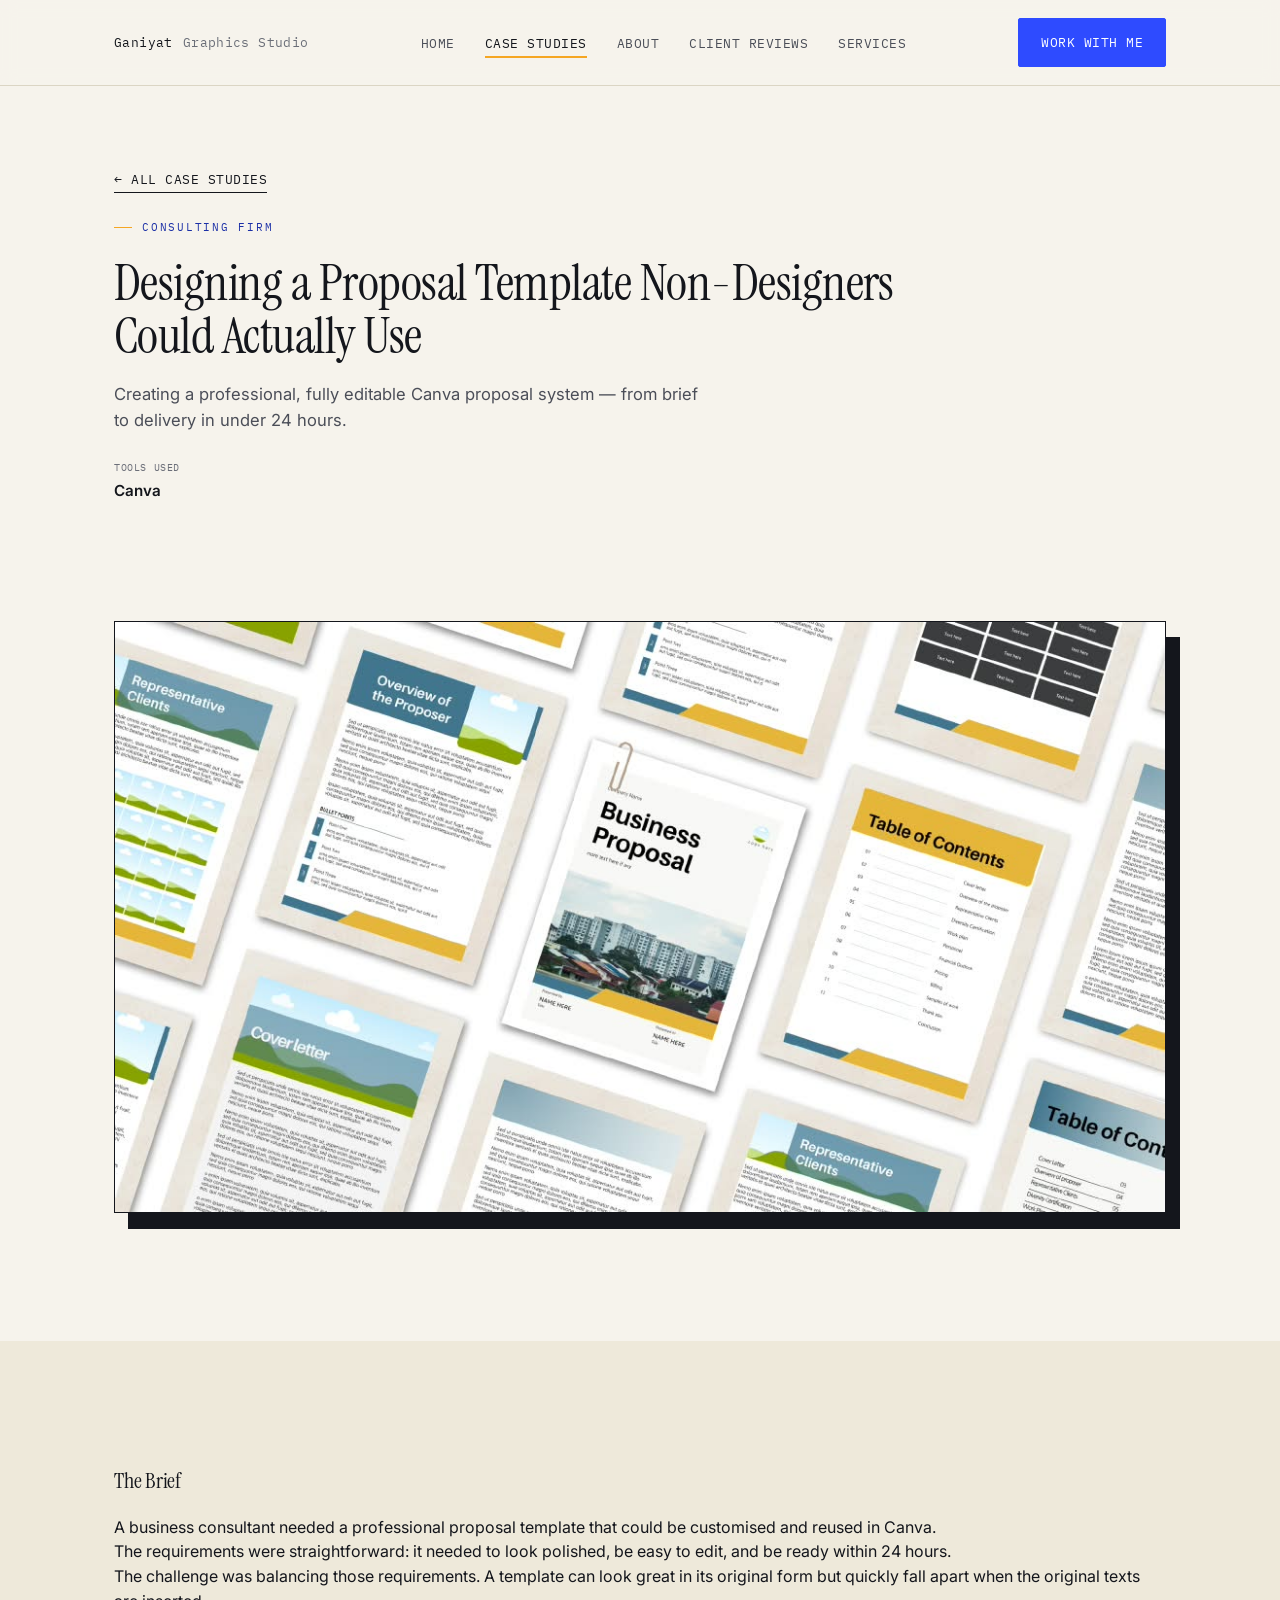
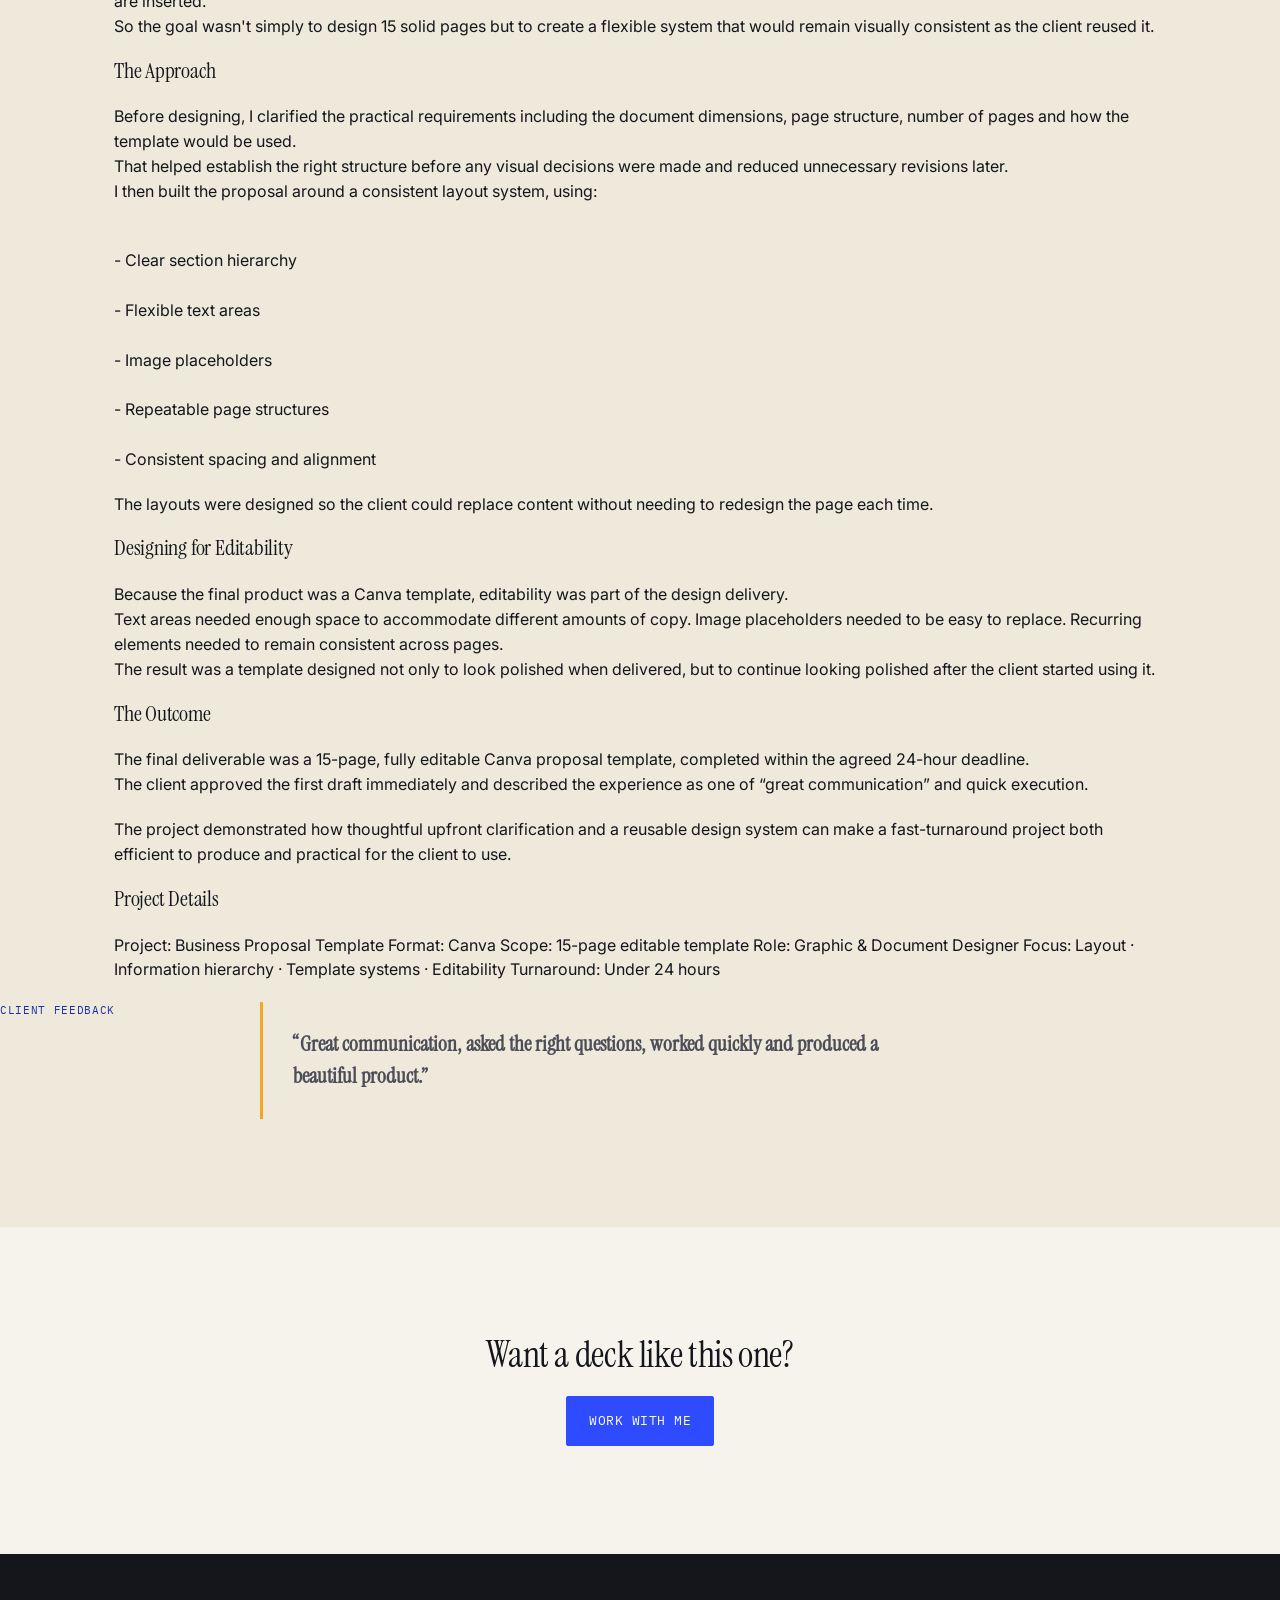
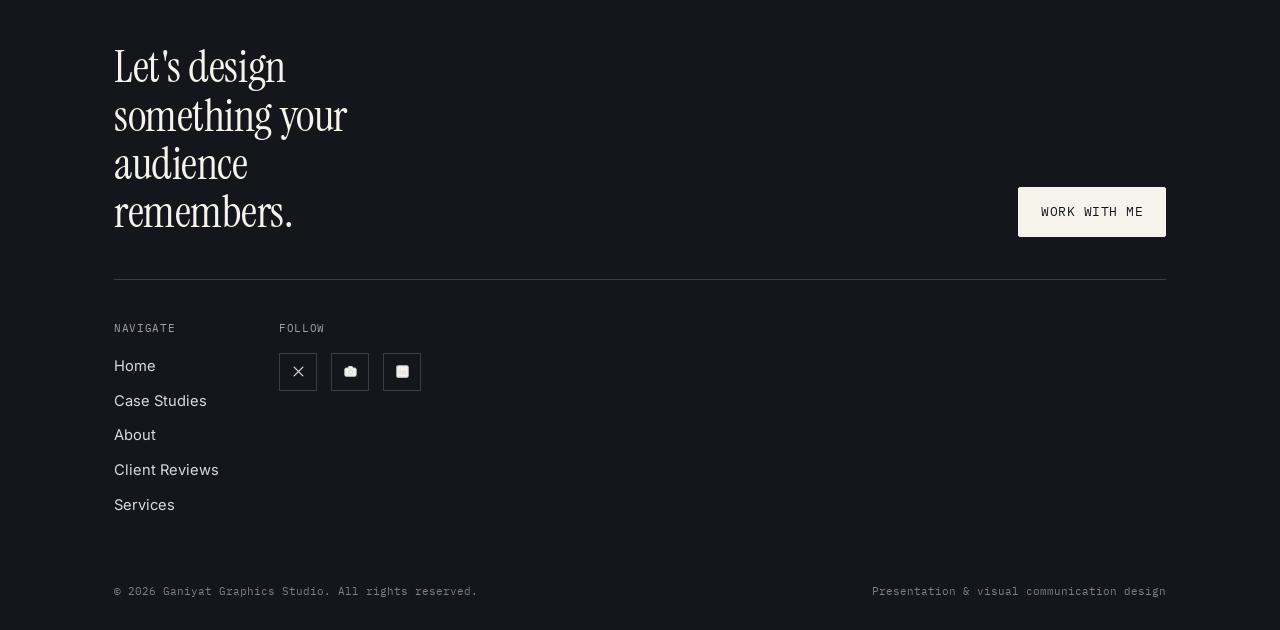
<file: case-four.html>
<!DOCTYPE html>
<html lang="en">
<head>
<meta charset="UTF-8">
<meta name="viewport" content="width=device-width, initial-scale=1.0">
<title> Consulting Firm — Case Study — Ganiyat Graphics Studio</title>
<link rel="preconnect" href="https://fonts.googleapis.com">
<link rel="preconnect" href="https://fonts.gstatic.com" crossorigin>
<link href="https://fonts.googleapis.com/css2?family=Instrument+Serif:ital@0;1&family=Inter:wght@400;500;600;700&family=IBM+Plex+Mono:wght@400;500&display=swap" rel="stylesheet">
<link rel="stylesheet" href="css/style.css">
</head>
<body>
<!-- TEMPLATE NOTE: duplicate this file per real case study (e.g. case-study-01.html)
     and point each card on case-study.html to its own copy. Everything below is
     placeholder text and mockup art — replace with the real project. -->

<header class="site-header">
  <nav class="nav">
    <a href="index.html" class="brand">Ganiyat<span>Graphics Studio</span></a>
    <ul class="nav-links">
      <li><a href="index.html">Home</a></li>
      <li><a href="case-study.html" class="active">Case Studies</a></li>
      <li><a href="about.html">About</a></li>
      <li><a href="testimony.html">Client Reviews</a></li>
      <li><a href="services 2.html">Services</a></li>
    </ul>
    <div class="nav-cta">
      <a href="services 2.html#work-with-me" class="btn btn-primary">Work with me</a>
      <button class="nav-toggle" aria-label="Toggle menu" aria-expanded="false"><span></span><span></span><span></span></button>
    </div>
  </nav>
</header>

<main>
  <section class="page-hero">
    <div class="wrap">
      <a href="case-study.html" class="text-link" style="margin-bottom:26px; display:inline-flex;">← All case studies</a>
      <div class="detail-hero">
        <p class="eyebrow">Consulting Firm</p>
        <h1 style="font-size:clamp(2.1rem,4.4vw,3.2rem);">Designing a Proposal Template Non-Designers Could Actually Use</h1>
        <p class="lede" style="max-width:60ch;">Creating a professional, fully editable Canva proposal system — from brief to delivery in under 24 hours.</p>
        <div class="detail-meta">
          
          <div><span class="k">Tools Used</span><span class="v">Canva</span></div>
        </div>
      </div>
    </div>
  </section>

  <section>
    <div class="wrap">
      <div class="slide-frame" style="width:100%; box-shadow:14px 16px 0 var(--ink); margin-bottom:20px;">
        <img src="images/six.jpg" alt="Presentation slide mockup 1">
        <span class="frame-tag">Cover slide — placeholder</span>
      </div>
    </div>
  </section>

  <section class="dim">
    <div class="wrap detail-body">

        <p>
            <h3>The Brief</h3>

A business consultant needed a professional proposal template that could be customised and reused in Canva.

<br>The requirements were straightforward: it needed to look polished, be easy to edit, and be ready within 24 hours.

<br>The challenge was balancing those requirements. A template can look great in its original form but quickly fall apart when the original texts are inserted.

<br>So the goal wasn't simply to design 15 solid pages but to create a flexible system that would remain visually consistent as the client reused it.

<h3>The Approach</h3>

Before designing, I clarified the practical requirements including the document dimensions, page structure, number of pages and how the template would be used.

<br>That helped establish the right structure before any visual decisions were made and reduced unnecessary revisions later.

<br>I then built the proposal around a consistent layout system, using:
<ul>
<br><li>- Clear section hierarchy</li>
<br><li>- Flexible text areas</li>
<br><li>- Image placeholders</li>
<br><li>- Repeatable page structures</li>
<br><li>- Consistent spacing and alignment</li>
</ul>

The layouts were designed so the client could replace content without needing to redesign the page each time.

<h3>Designing for Editability</h3>
Because the final product was a Canva template, editability was part of the design delivery.

<br>Text areas needed enough space to accommodate different amounts of copy. Image placeholders needed to be easy to replace. Recurring elements needed to remain consistent across pages.

<br>The result was a template designed not only to look polished when delivered, but to continue looking polished after the client started using it.

<h3>The Outcome</h3>

The final deliverable was a 15-page, fully editable Canva proposal template, completed within the agreed 24-hour deadline.

<br>The client approved the first draft immediately and described the experience as one of “great communication” and quick execution.


<br><p>The project demonstrated how thoughtful upfront clarification and a reusable design system can make a fast-turnaround project both efficient to produce and practical for the client to use.</p>

<h3>Project Details</h3>

Project: Business Proposal Template
Format: Canva
Scope: 15-page editable template
Role: Graphic & Document Designer
Focus: Layout · Information hierarchy · Template systems · Editability
Turnaround: Under 24 hours </p>
      </div>

      

      
        

      <div class="detail-block">
        <p class="label">Client Feedback</p>
        <div class="pull-result">
          <p><strong>“Great communication, asked the right questions, worked quickly and produced a beautiful product.”</p></strong>
        </div>
      </div>

    </div>
  </section>

  <section>
    <div class="wrap" style="text-align:center; display:flex; flex-direction:column; align-items:center; gap:22px;">
      <h2 style="font-size:clamp(1.7rem,3vw,2.3rem);">Want a deck like this one?</h2>
      <a href="services 2.html#work-with-me" class="btn btn-primary">Work with me</a>
    </div>
  </section>
</main>

<footer class="site-footer">
  <div class="wrap">
    <div class="footer-top">
      <h2>Let's design something your audience remembers.</h2>
      <a href="services 2.html#work-with-me" class="btn btn-light">Work with me</a>
    </div>
    <div class="footer-cols">
      <div class="footer-col">
        <h4>Navigate</h4>
        <ul>
          <li><a href="index.html">Home</a></li>
          <li><a href="case-study.html">Case Studies</a></li>
          <li><a href="about.html">About</a></li>
          <li><a href="testimony.html">Client Reviews</a></li>
          <li><a href="services 2.html">Services</a></li>
        </ul>
      </div>
      <div class="footer-col">
        <h4>Follow</h4>
        <div class="social-row">
          <a href="https://x.com/ganiyatgraphics" aria-label="X (Twitter)" target="_blank" rel="noopener"><svg viewBox="0 0 24 24"><path d="M5 5l14 14M19 5L5 19" stroke="currentColor" stroke-width="2" fill="none" stroke-linecap="round"/></svg></a>
          <a href="https://instagram.com/ganiyatgraphics" aria-label="Instagram" target="_blank" rel="noopener"><svg viewBox="0 0 24 24" fill="none" stroke="currentColor" stroke-width="1.6"><rect x="3" y="6.5" width="18" height="13" rx="2"/><circle cx="12" cy="13" r="3.3"/><path d="M8 6.5L9.3 4h5.4L16 6.5"/></svg></a>
          <a href="https://www.linkedin.com/in/ganiyat-kataye-" aria-label="LinkedIn" target="_blank" rel="noopener"><svg viewBox="0 0 24 24" fill="none" stroke="currentColor" stroke-width="1.8"><rect x="3" y="3" width="18" height="18" rx="2"/><path d="M8 10.5v6M8 7.8v.01M12.5 16.5v-3.4c0-1.2.8-2 1.9-2s1.8.8 1.8 2v3.4" stroke-linecap="round"/></svg></a>
        </div>
      </div>
    </div>
    <div class="footer-bottom">
      <span class="footer-legal">© 2026 Ganiyat Graphics Studio. All rights reserved.</span>
      <span class="footer-legal">Presentation &amp; visual communication design</span>
    </div>
  </div>
</footer>

<script src="js/script.js"></script>
</body>
</html>
</file>
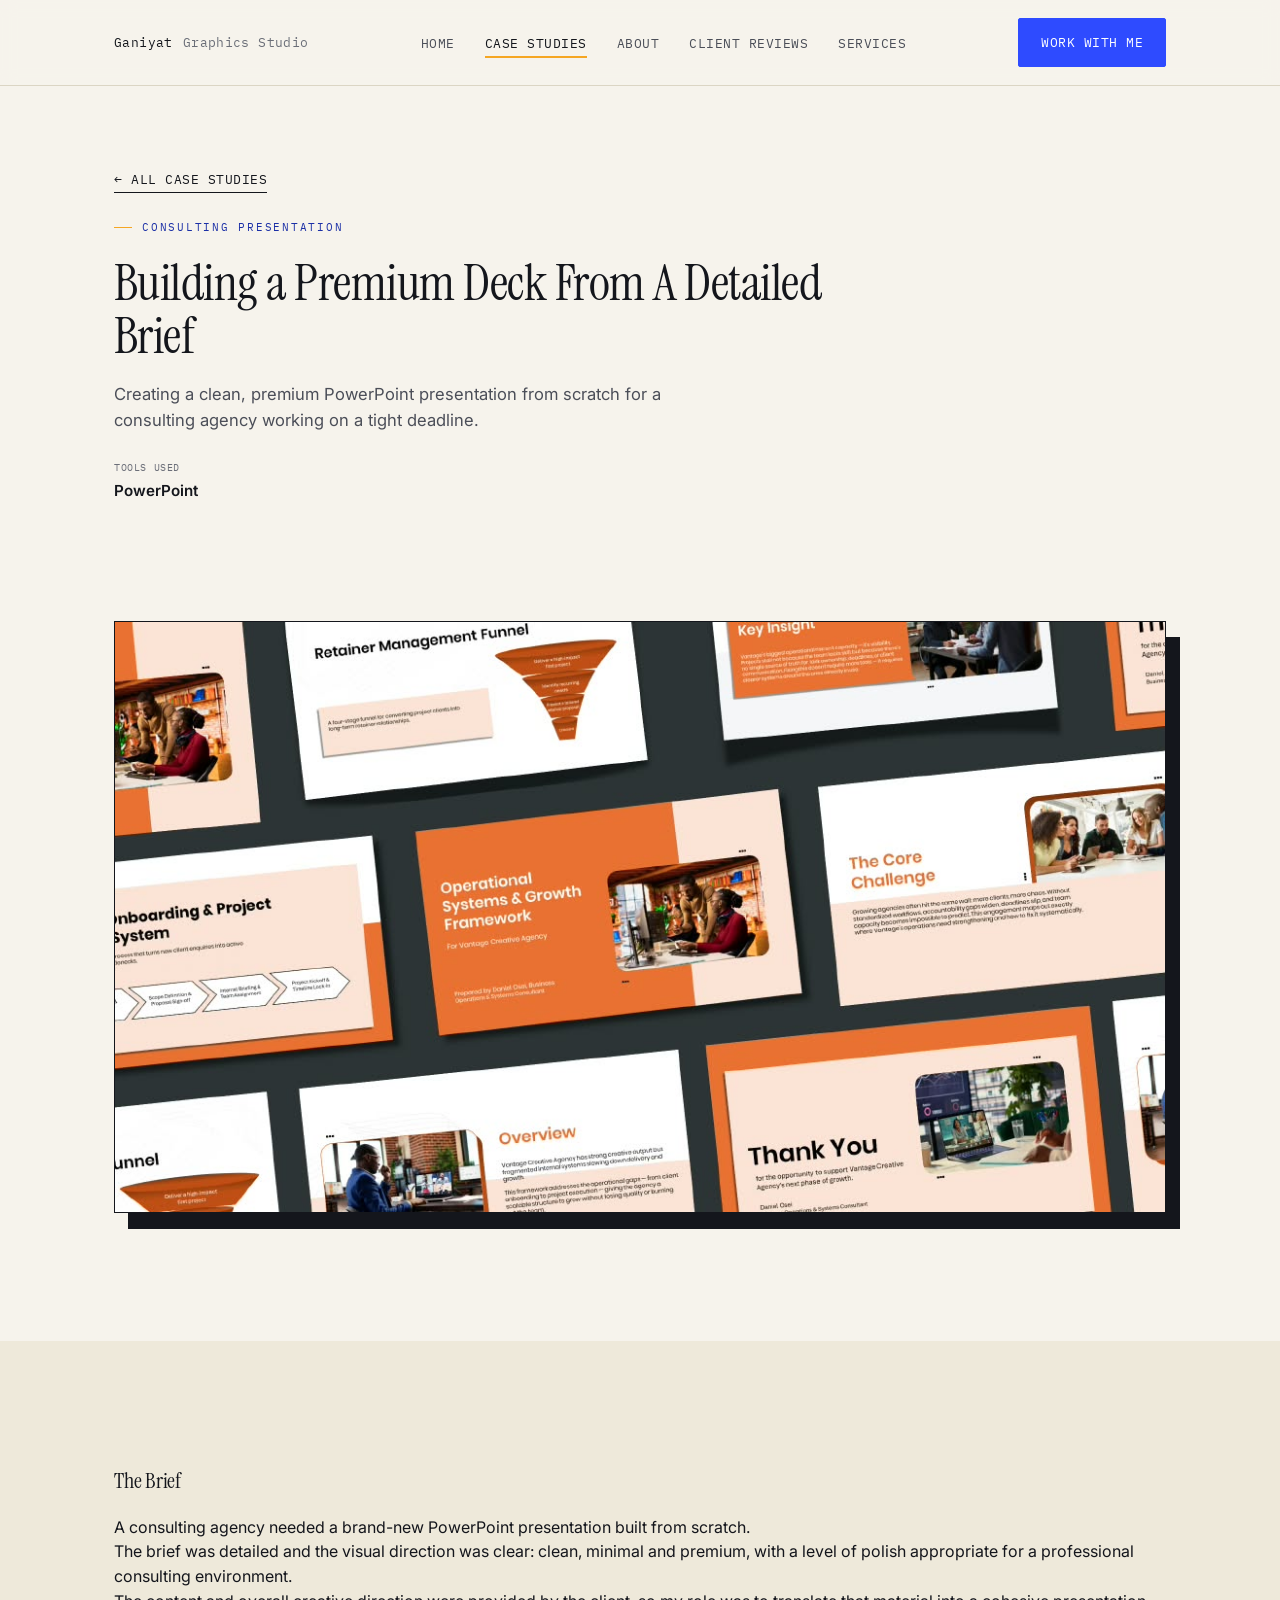
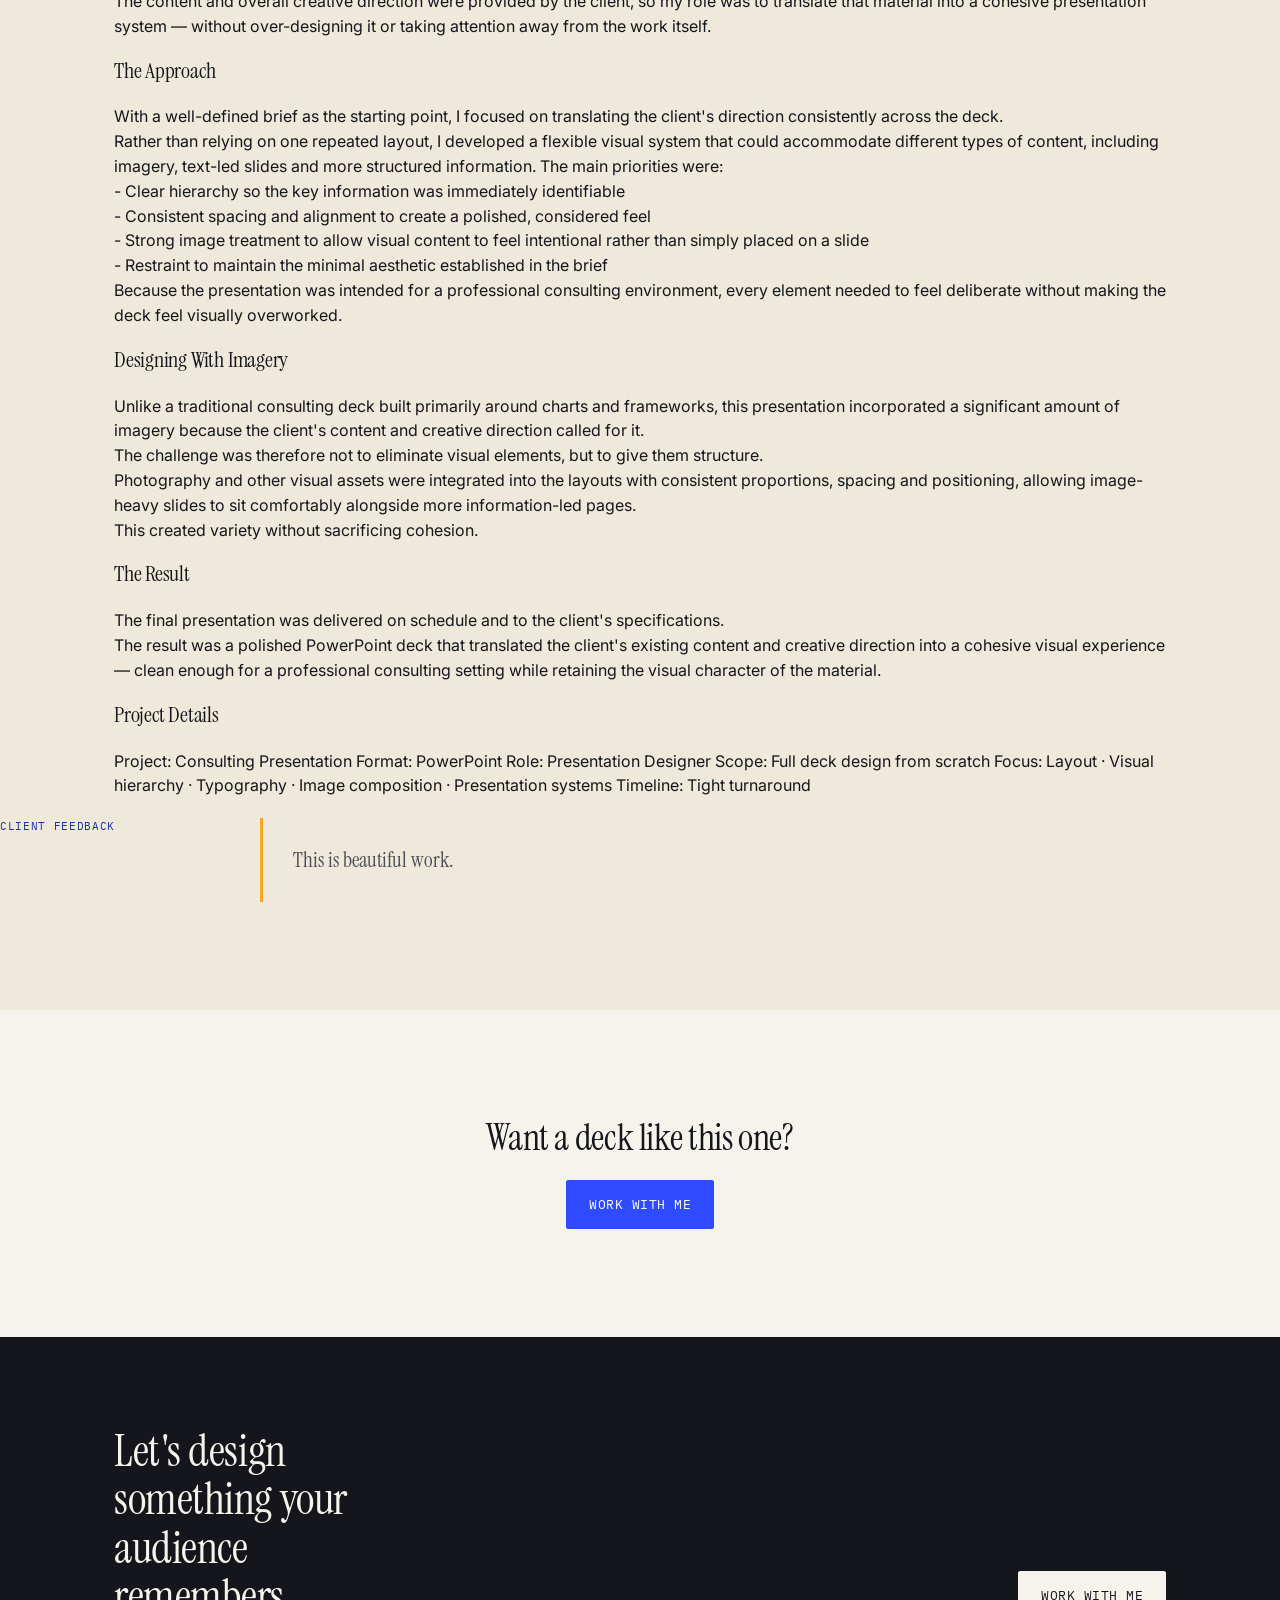
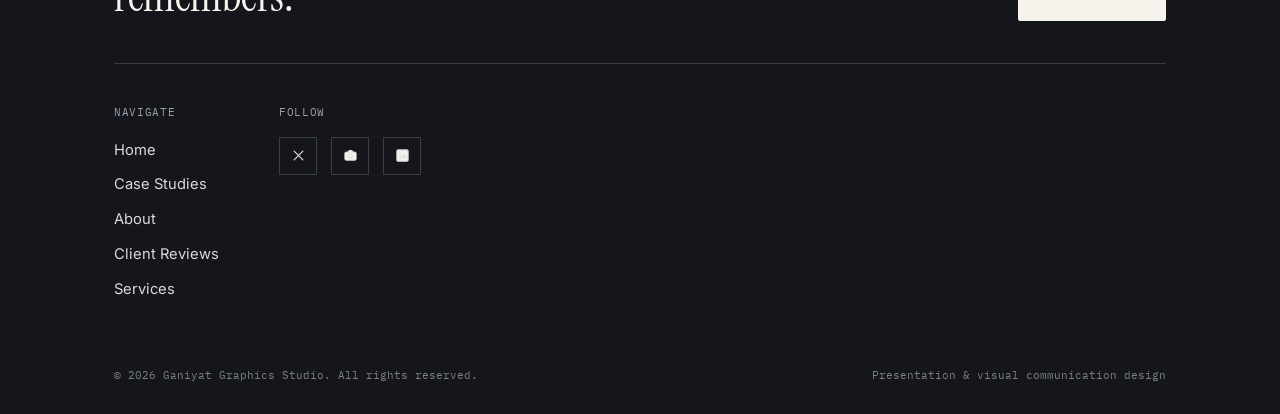
<file: case-six.html>
<!DOCTYPE html>
<html lang="en">
<head>
<meta charset="UTF-8">
<meta name="viewport" content="width=device-width, initial-scale=1.0">
<title> Consulting Presentation — Case Study — Ganiyat Graphics Studio</title>
<link rel="preconnect" href="https://fonts.googleapis.com">
<link rel="preconnect" href="https://fonts.gstatic.com" crossorigin>
<link href="https://fonts.googleapis.com/css2?family=Instrument+Serif:ital@0;1&family=Inter:wght@400;500;600;700&family=IBM+Plex+Mono:wght@400;500&display=swap" rel="stylesheet">
<link rel="stylesheet" href="css/style.css">
</head>
<body>
<!-- TEMPLATE NOTE: duplicate this file per real case study (e.g. case-study-01.html)
     and point each card on case-study.html to its own copy. Everything below is
     placeholder text and mockup art — replace with the real project. -->

<header class="site-header">
  <nav class="nav">
    <a href="index.html" class="brand">Ganiyat<span>Graphics Studio</span></a>
    <ul class="nav-links">
      <li><a href="index.html">Home</a></li>
      <li><a href="case-study.html" class="active">Case Studies</a></li>
      <li><a href="about.html">About</a></li>
      <li><a href="testimony.html">Client Reviews</a></li>
      <li><a href="services 2.html">Services</a></li>
    </ul>
    <div class="nav-cta">
      <a href="services 2.html#work-with-me" class="btn btn-primary">Work with me</a>
      <button class="nav-toggle" aria-label="Toggle menu" aria-expanded="false"><span></span><span></span><span></span></button>
    </div>
  </nav>
</header>

<main>
  <section class="page-hero">
    <div class="wrap">
      <a href="case-study.html" class="text-link" style="margin-bottom:26px; display:inline-flex;">← All case studies</a>
      <div class="detail-hero">
        <p class="eyebrow">Consulting Presentation</p>
        <h1 style="font-size:clamp(2.1rem,4.4vw,3.2rem);">Building a Premium Deck From A Detailed Brief</h1>
        <p class="lede" style="max-width:60ch;">Creating a clean, premium PowerPoint presentation from scratch for a consulting agency working on a tight deadline.</p>
        <div class="detail-meta">
          
          <div><span class="k">Tools Used</span><span class="v">PowerPoint</span></div>
        </div>
      </div>
    </div>
  </section>

  <section>
    <div class="wrap">
      <div class="slide-frame" style="width:100%; box-shadow:14px 16px 0 var(--ink); margin-bottom:20px;">
        <img src="images/four.jpg" alt="Presentation slide mockup 1">
        <span class="frame-tag">Cover slide — placeholder</span>
      </div>
    </div>
  </section>

  <section class="dim">
    <div class="wrap detail-body">

        <p>
            <h3>The Brief</h3>

A consulting agency needed a brand-new PowerPoint presentation built from scratch.

<br>The brief was detailed and the visual direction was clear: clean, minimal and premium, with a level of polish appropriate for a professional consulting environment.

<br>The content and overall creative direction were provided by the client, so my role was to translate that material into a cohesive presentation system — without over-designing it or taking attention away from the work itself.

<h3>The Approach</h3>

With a well-defined brief as the starting point, I focused on translating the client's direction consistently across the deck.

<br>Rather than relying on one repeated layout, I developed a flexible visual system that could accommodate different types of content, including imagery, text-led slides and more structured information.

The main priorities were:
<br>- Clear hierarchy so the key information was immediately identifiable
<br>- Consistent spacing and alignment to create a polished, considered feel
<br>- Strong image treatment to allow visual content to feel intentional rather than simply placed on a slide
<br>- Restraint to maintain the minimal aesthetic established in the brief


<br>Because the presentation was intended for a professional consulting environment, every element needed to feel deliberate without making the deck feel visually overworked.

<h3>Designing With Imagery</h3>

Unlike a traditional consulting deck built primarily around charts and frameworks, this presentation incorporated a significant amount of imagery because the client's content and creative direction called for it.

<br>The challenge was therefore not to eliminate visual elements, but to give them structure.

<br>Photography and other visual assets were integrated into the layouts with consistent proportions, spacing and positioning, allowing image-heavy slides to sit comfortably alongside more information-led pages.

<br>This created variety without sacrificing cohesion.

<h3>The Result</h3>

The final presentation was delivered on schedule and to the client's specifications.

<br>The result was a polished PowerPoint deck that translated the client's existing content and creative direction into a cohesive visual experience — clean enough for a professional consulting setting while retaining the visual character of the material.



<h3>Project Details</h3>

Project: Consulting Presentation
Format: PowerPoint
Role: Presentation Designer
Scope: Full deck design from scratch
Focus: Layout · Visual hierarchy · Typography · Image composition · Presentation systems
Timeline: Tight turnaround
        </p>

      </div>

      

      

      <div class="detail-block">
        <p class="label">Client Feedback</p>
        <div class="pull-result">
          <p>This is beautiful work.</p>
        </div>
      </div>

    </div>
  </section>

  <section>
    <div class="wrap" style="text-align:center; display:flex; flex-direction:column; align-items:center; gap:22px;">
      <h2 style="font-size:clamp(1.7rem,3vw,2.3rem);">Want a deck like this one?</h2>
      <a href="services 2.html#work-with-me" class="btn btn-primary">Work with me</a>
    </div>
  </section>
</main>

<footer class="site-footer">
  <div class="wrap">
    <div class="footer-top">
      <h2>Let's design something your audience remembers.</h2>
      <a href="services 2.html#work-with-me" class="btn btn-light">Work with me</a>
    </div>
    <div class="footer-cols">
      <div class="footer-col">
        <h4>Navigate</h4>
        <ul>
          <li><a href="index.html">Home</a></li>
          <li><a href="case-study.html">Case Studies</a></li>
          <li><a href="about.html">About</a></li>
          <li><a href="testimony.html">Client Reviews</a></li>
          <li><a href="services 2.html">Services</a></li>
        </ul>
      </div>
      <div class="footer-col">
        <h4>Follow</h4>
        <div class="social-row">
          <a href="https://x.com/ganiyatgraphics" aria-label="X (Twitter)" target="_blank" rel="noopener"><svg viewBox="0 0 24 24"><path d="M5 5l14 14M19 5L5 19" stroke="currentColor" stroke-width="2" fill="none" stroke-linecap="round"/></svg></a>
          <a href="https://instagram.com/ganiyatgraphics" aria-label="Instagram" target="_blank" rel="noopener"><svg viewBox="0 0 24 24" fill="none" stroke="currentColor" stroke-width="1.6"><rect x="3" y="6.5" width="18" height="13" rx="2"/><circle cx="12" cy="13" r="3.3"/><path d="M8 6.5L9.3 4h5.4L16 6.5"/></svg></a>
          <a href="https://www.linkedin.com/in/ganiyat-kataye-" aria-label="LinkedIn" target="_blank" rel="noopener"><svg viewBox="0 0 24 24" fill="none" stroke="currentColor" stroke-width="1.8"><rect x="3" y="3" width="18" height="18" rx="2"/><path d="M8 10.5v6M8 7.8v.01M12.5 16.5v-3.4c0-1.2.8-2 1.9-2s1.8.8 1.8 2v3.4" stroke-linecap="round"/></svg></a>
        </div>
      </div>
    </div>
    <div class="footer-bottom">
      <span class="footer-legal">© 2026 Ganiyat Graphics Studio. All rights reserved.</span>
      <span class="footer-legal">Presentation &amp; visual communication design</span>
    </div>
  </div>
</footer>

<script src="js/script.js"></script>
</body>
</html>
</file>
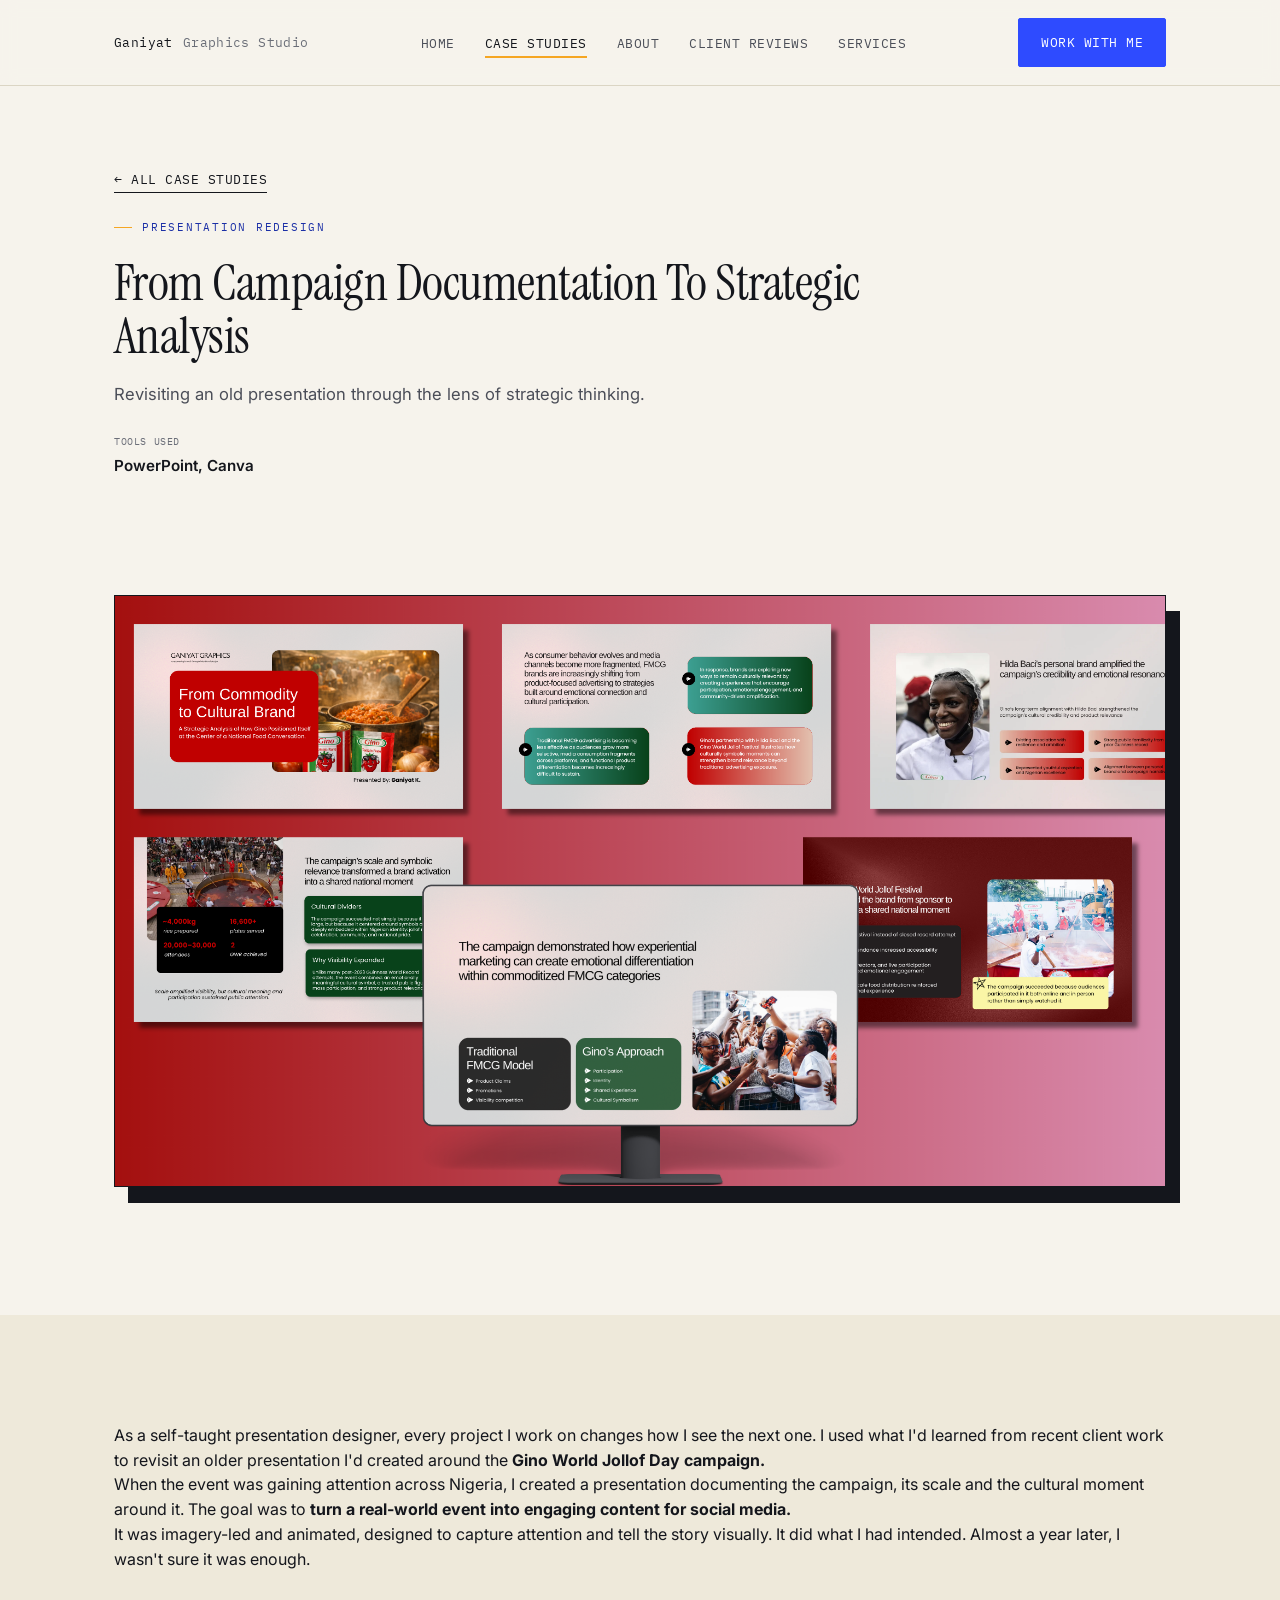
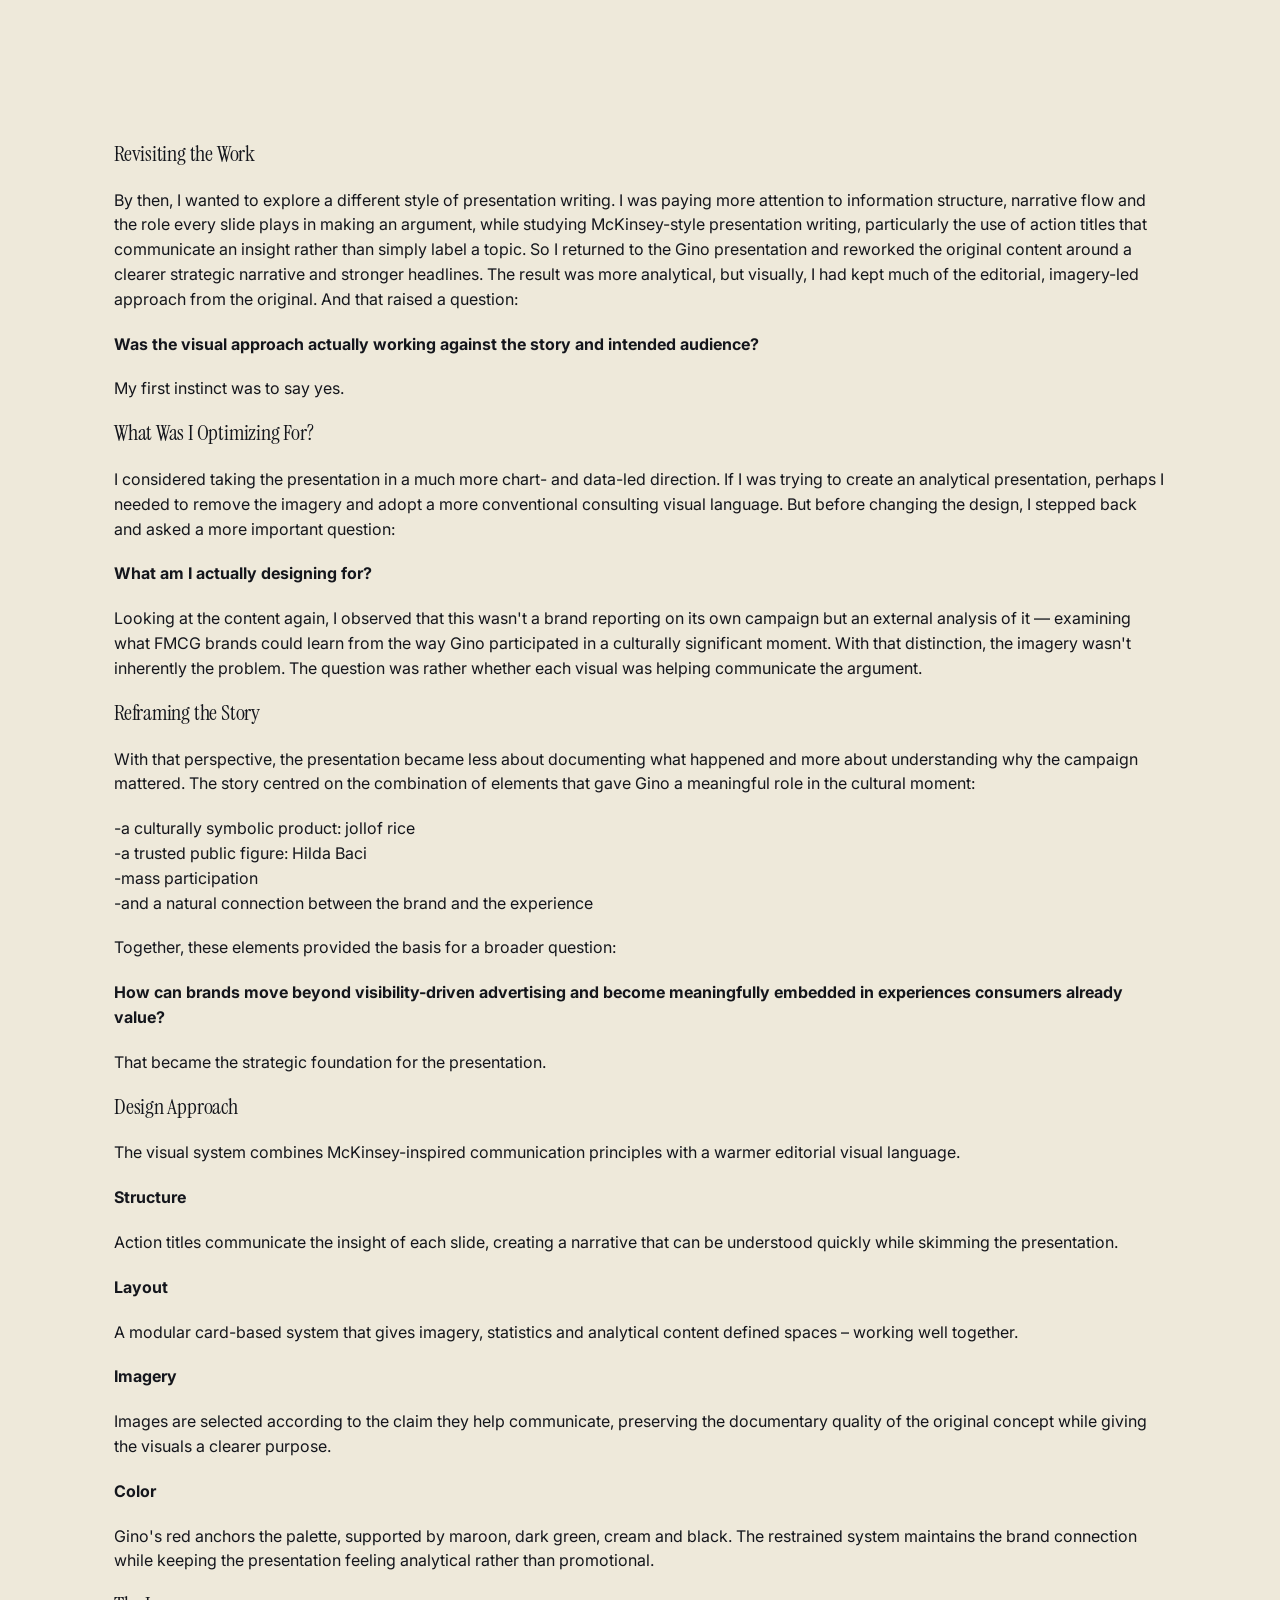
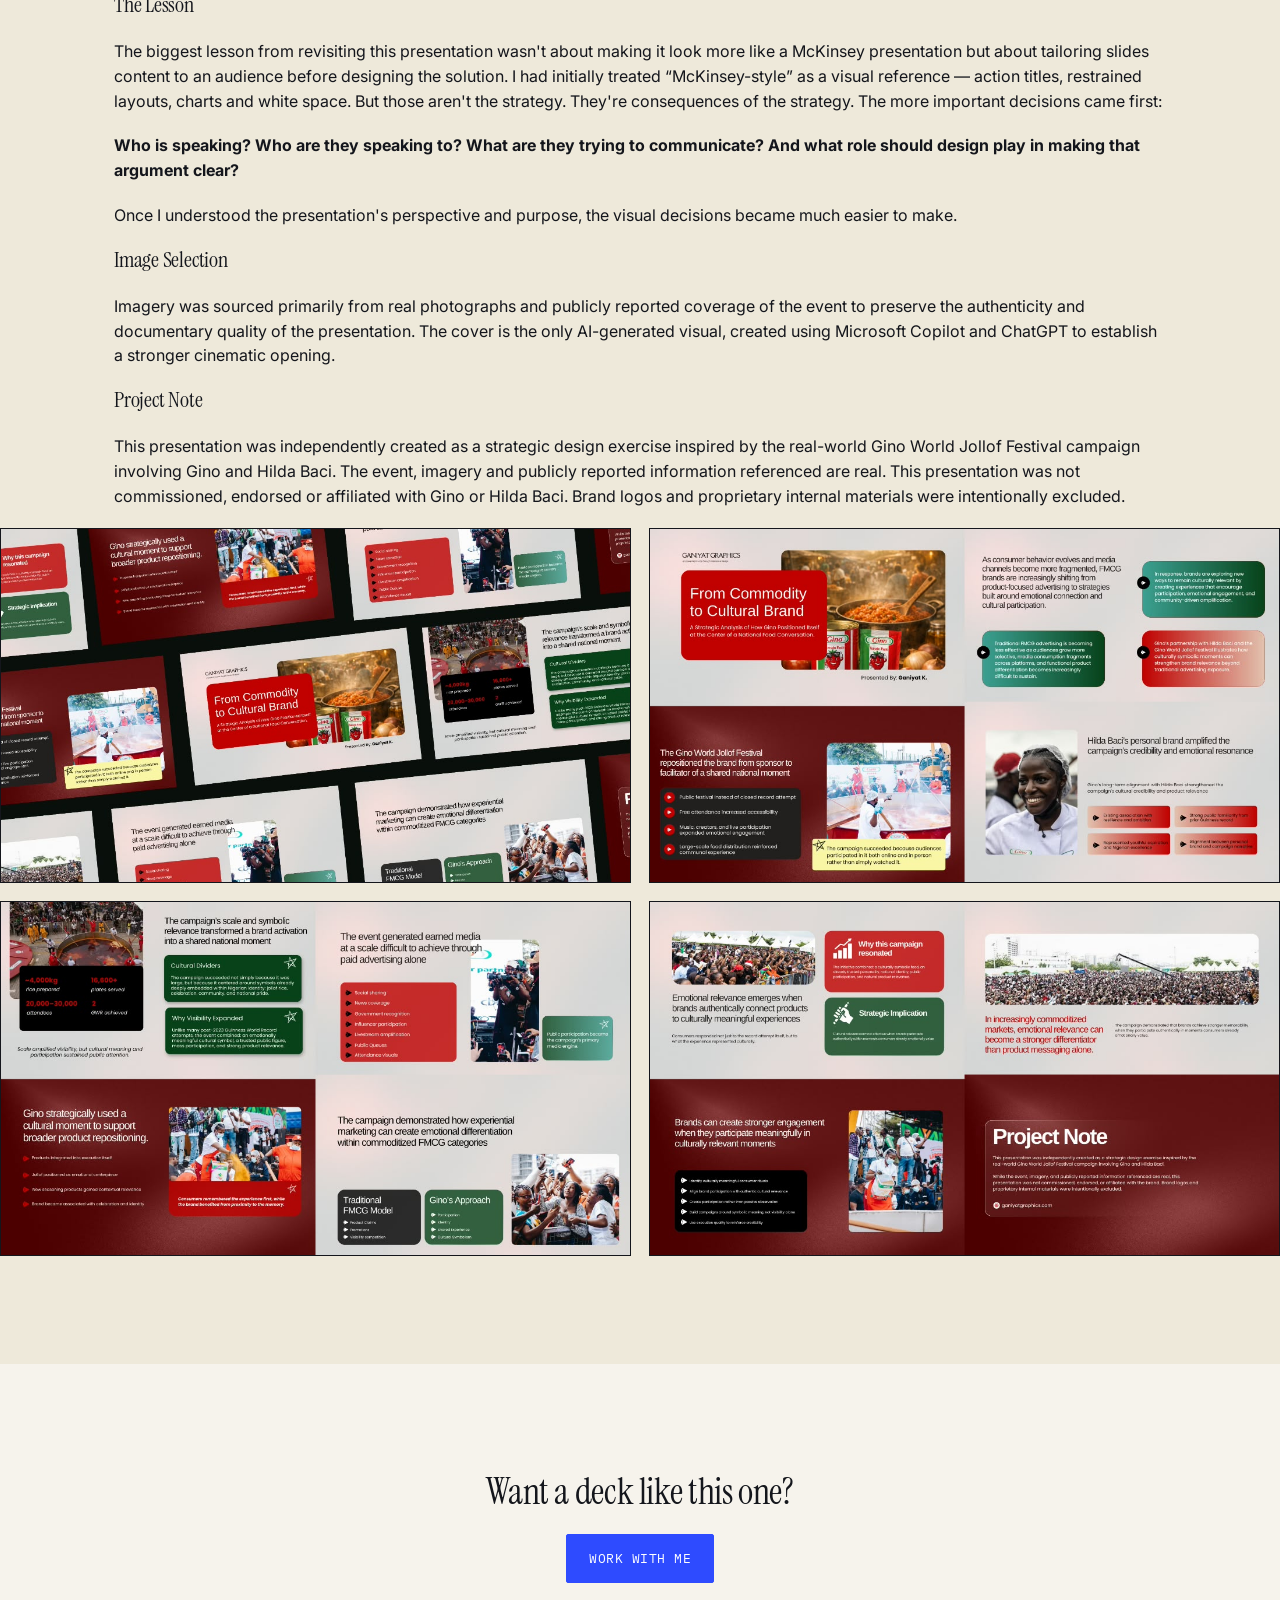
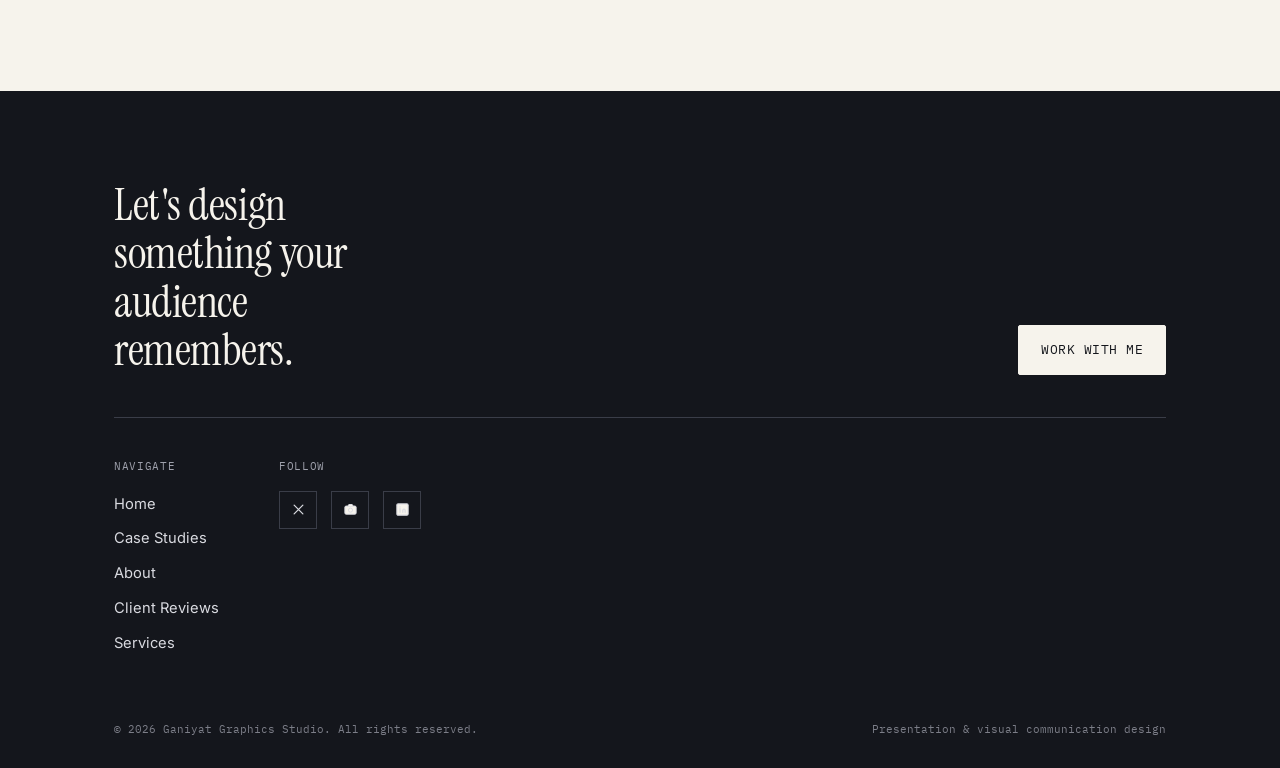
<file: case-study-detail.html>
<!DOCTYPE html>
<html lang="en">
<head>
<meta charset="UTF-8">
<meta name="viewport" content="width=device-width, initial-scale=1.0">
<title> Presentation Redesign — Case Study — Ganiyat Graphics Studio</title>
<link rel="preconnect" href="https://fonts.googleapis.com">
<link rel="preconnect" href="https://fonts.gstatic.com" crossorigin>
<link href="https://fonts.googleapis.com/css2?family=Instrument+Serif:ital@0;1&family=Inter:wght@400;500;600;700&family=IBM+Plex+Mono:wght@400;500&display=swap" rel="stylesheet">
<link rel="stylesheet" href="css/style.css">
</head>
<body>
<!-- TEMPLATE NOTE: duplicate this file per real case study (e.g. case-study-01.html)
     and point each card on case-study.html to its own copy. Everything below is
     placeholder text and mockup art — replace with the real project. -->

<header class="site-header">
  <nav class="nav">
    <a href="index.html" class="brand">Ganiyat<span>Graphics Studio</span></a>
    <ul class="nav-links">
      <li><a href="index.html">Home</a></li>
      <li><a href="case-study.html" class="active">Case Studies</a></li>
      <li><a href="about.html">About</a></li>
      <li><a href="testimony.html">Client Reviews</a></li>
      <li><a href="services 2.html">Services</a></li>
    </ul>
    <div class="nav-cta">
      <a href="services 2.html#work-with-me" class="btn btn-primary">Work with me</a>
      <button class="nav-toggle" aria-label="Toggle menu" aria-expanded="false"><span></span><span></span><span></span></button>
    </div>
  </nav>
</header>

<main>
  <section class="page-hero">
    <div class="wrap">
      <a href="case-study.html" class="text-link" style="margin-bottom:26px; display:inline-flex;">← All case studies</a>
      <div class="detail-hero">
        <p class="eyebrow">Presentation Redesign</p>
        <h1 style="font-size:clamp(2.1rem,4.4vw,3.2rem);">From Campaign Documentation To Strategic Analysis</h1>
        <p class="lede" style="max-width:60ch;">Revisiting an old presentation through the lens of strategic thinking.</p>
        <div class="detail-meta">
          
          <div><span class="k">Tools Used</span><span class="v">PowerPoint, Canva</span></div>
        </div>
      </div>
    </div>
  </section>

  <section>
    <div class="wrap">
      <div class="slide-frame" style="width:100%; box-shadow:14px 16px 0 var(--ink); margin-bottom:20px;">
        <img src="images/slide-2.png" alt="Presentation slide mockup 1">
        <span class="frame-tag">Cover slide — placeholder</span>
      </div>
    </div>
  </section>

  <section class="dim">
    <div class="wrap detail-body">

        <p>  As a self-taught presentation designer, every project I work on changes how I see the next one. I used what I'd learned from recent client work to revisit an older presentation I'd created around the <strong>Gino World Jollof Day campaign.</strong>


          <br>When the event was gaining attention across Nigeria, I created a presentation documenting the campaign, its scale and the cultural moment around it. The goal was to <strong>turn a real-world event into engaging content for social media.</strong></br>

It was imagery-led and animated, designed to capture attention and tell the story visually.

It did what I had intended.

Almost a year later, I wasn't sure it was enough.
<video muted loop autoplay playsinline>
  <source src="videos/hildabaci.mp4" type="video/mp4">
</video>

<h3>Revisiting the Work</h3>
By then, I wanted to explore a different style of presentation writing. I was paying more attention to information structure, narrative flow and the role every slide plays in making an argument, while studying McKinsey-style presentation writing, particularly the use of action titles that communicate an insight rather than simply label a topic.

So I returned to the Gino presentation and reworked the original content around a clearer strategic narrative and stronger headlines.

The result was more analytical, but visually, I had kept much of the editorial, imagery-led approach from the original.

And that raised a question:

<strong>Was the visual approach actually working against the story and intended audience?</strong>

My first instinct was to say yes.

<h3>What Was I Optimizing For?</h3>

I considered taking the presentation in a much more chart- and data-led direction. If I was trying to create an analytical presentation, perhaps I needed to remove the imagery and adopt a more conventional consulting visual language.

But before changing the design, I stepped back and asked a more important question:

<strong>What am I actually designing for?</strong>

Looking at the content again, I observed that this wasn't a brand reporting on its own campaign but an external analysis of it — examining what FMCG brands could learn from the way Gino participated in a culturally significant moment.

With that distinction, the imagery wasn't inherently the problem.

The question was rather whether each visual was helping communicate the argument.

<h3>Reframing the Story</h3>

With that perspective, the presentation became less about documenting what happened and more about understanding why the campaign mattered.

The story centred on the combination of elements that gave Gino a meaningful role in the cultural moment:
<ul>

<li>-a culturally symbolic product: jollof rice</li>
<li>-a trusted public figure: Hilda Baci</li>
<li>-mass participation</li>
<li>-and a natural connection between the brand and the experience</li>
</ul>

Together, these elements provided the basis for a broader question:

<strong>How can brands move beyond visibility-driven advertising and become meaningfully embedded in experiences consumers already value?</strong>

That became the strategic foundation for the presentation.

<h3>Design Approach</h3>

The visual system combines McKinsey-inspired communication principles with a warmer editorial visual language.

<strong>Structure</strong>
Action titles communicate the insight of each slide, creating a narrative that can be understood quickly while skimming the presentation.

<strong>Layout</strong>
A modular card-based system that gives imagery, statistics and analytical content defined spaces – working well together.

<strong>Imagery</strong>
Images are selected according to the claim they help communicate, preserving the documentary quality of the original concept while giving the visuals a clearer purpose.

<strong>Color</strong>
Gino's red anchors the palette, supported by maroon, dark green, cream and black. The restrained system maintains the brand connection while keeping the presentation feeling analytical rather than promotional.

<h3>The Lesson</h3>

The biggest lesson from revisiting this presentation wasn't about making it look more like a McKinsey presentation but about tailoring slides content to an audience before designing the solution.

I had initially treated “McKinsey-style” as a visual reference — action titles, restrained layouts, charts and white space.

But those aren't the strategy.

They're consequences of the strategy.

The more important decisions came first:

<strong>Who is speaking?
Who are they speaking to?
What are they trying to communicate?
And what role should design play in making that argument clear?</strong>

Once I understood the presentation's perspective and purpose, the visual decisions became much easier to make.

<h3>Image Selection</h3>

Imagery was sourced primarily from real photographs and publicly reported coverage of the event to preserve the authenticity and documentary quality of the presentation.

The cover is the only AI-generated visual, created using Microsoft Copilot and ChatGPT to establish a stronger cinematic opening.

<h3>Project Note</h3>

This presentation was independently created as a strategic design exercise inspired by the real-world Gino World Jollof Festival campaign involving Gino and Hilda Baci.

The event, imagery and publicly reported information referenced are real. This presentation was not commissioned, endorsed or affiliated with Gino or Hilda Baci. Brand logos and proprietary internal materials were intentionally excluded.
</p>
      </div>

      

      
    
          <div class="detail-gallery">
          <div class="slide-frame">
            <img src="images/presone.jpg" alt="Presentation slide mockup 1">
            <span class="frame-tag">Slide — data</span>
          </div>
          <div class="slide-frame">
            <img src="images/prestwo.jpg" alt="Presentation slide mockup 1">
            <span class="frame-tag">Slide — roadmap</span>
          </div>
          <div class="slide-frame">
            <img src="images/presthree.jpg" alt="Presentation slide mockup 1">
            <span class="frame-tag">Slide — gallery</span>
          </div>
          <div class="slide-frame">
            <img src="images/presfour.jpg" alt="Presentation slide mockup 1">
            <span class="frame-tag">Slide — statement</span>
          </div>
        </div>
      </div>


    </div>
  </section>

  <section>
    <div class="wrap" style="text-align:center; display:flex; flex-direction:column; align-items:center; gap:22px;">
      <h2 style="font-size:clamp(1.7rem,3vw,2.3rem);">Want a deck like this one?</h2>
      <a href="services 2.html#work-with-me" class="btn btn-primary">Work with me</a>
    </div>
  </section>
</main>

<footer class="site-footer">
  <div class="wrap">
    <div class="footer-top">
      <h2>Let's design something your audience remembers.</h2>
      <a href="services 2.html#work-with-me" class="btn btn-light">Work with me</a>
    </div>
    <div class="footer-cols">
      <div class="footer-col">
        <h4>Navigate</h4>
        <ul>
          <li><a href="index.html">Home</a></li>
          <li><a href="case-study.html">Case Studies</a></li>
          <li><a href="about.html">About</a></li>
          <li><a href="testimony.html">Client Reviews</a></li>
          <li><a href="services 2.html">Services</a></li>
        </ul>
      </div>
      <div class="footer-col">
        <h4>Follow</h4>
        <div class="social-row">
          <a href="https://x.com/ganiyatgraphics" aria-label="X (Twitter)" target="_blank" rel="noopener"><svg viewBox="0 0 24 24"><path d="M5 5l14 14M19 5L5 19" stroke="currentColor" stroke-width="2" fill="none" stroke-linecap="round"/></svg></a>
          <a href="https://instagram.com/ganiyatgraphics" aria-label="Instagram" target="_blank" rel="noopener"><svg viewBox="0 0 24 24" fill="none" stroke="currentColor" stroke-width="1.6"><rect x="3" y="6.5" width="18" height="13" rx="2"/><circle cx="12" cy="13" r="3.3"/><path d="M8 6.5L9.3 4h5.4L16 6.5"/></svg></a>
          <a href="https://www.linkedin.com/in/ganiyat-kataye-" aria-label="LinkedIn" target="_blank" rel="noopener"><svg viewBox="0 0 24 24" fill="none" stroke="currentColor" stroke-width="1.8"><rect x="3" y="3" width="18" height="18" rx="2"/><path d="M8 10.5v6M8 7.8v.01M12.5 16.5v-3.4c0-1.2.8-2 1.9-2s1.8.8 1.8 2v3.4" stroke-linecap="round"/></svg></a>
        </div>
      </div>
    </div>
    <div class="footer-bottom">
      <span class="footer-legal">© 2026 Ganiyat Graphics Studio. All rights reserved.</span>
      <span class="footer-legal">Presentation &amp; visual communication design</span>
    </div>
  </div>
</footer>

<script src="js/script.js"></script>
</body>
</html>
</file>
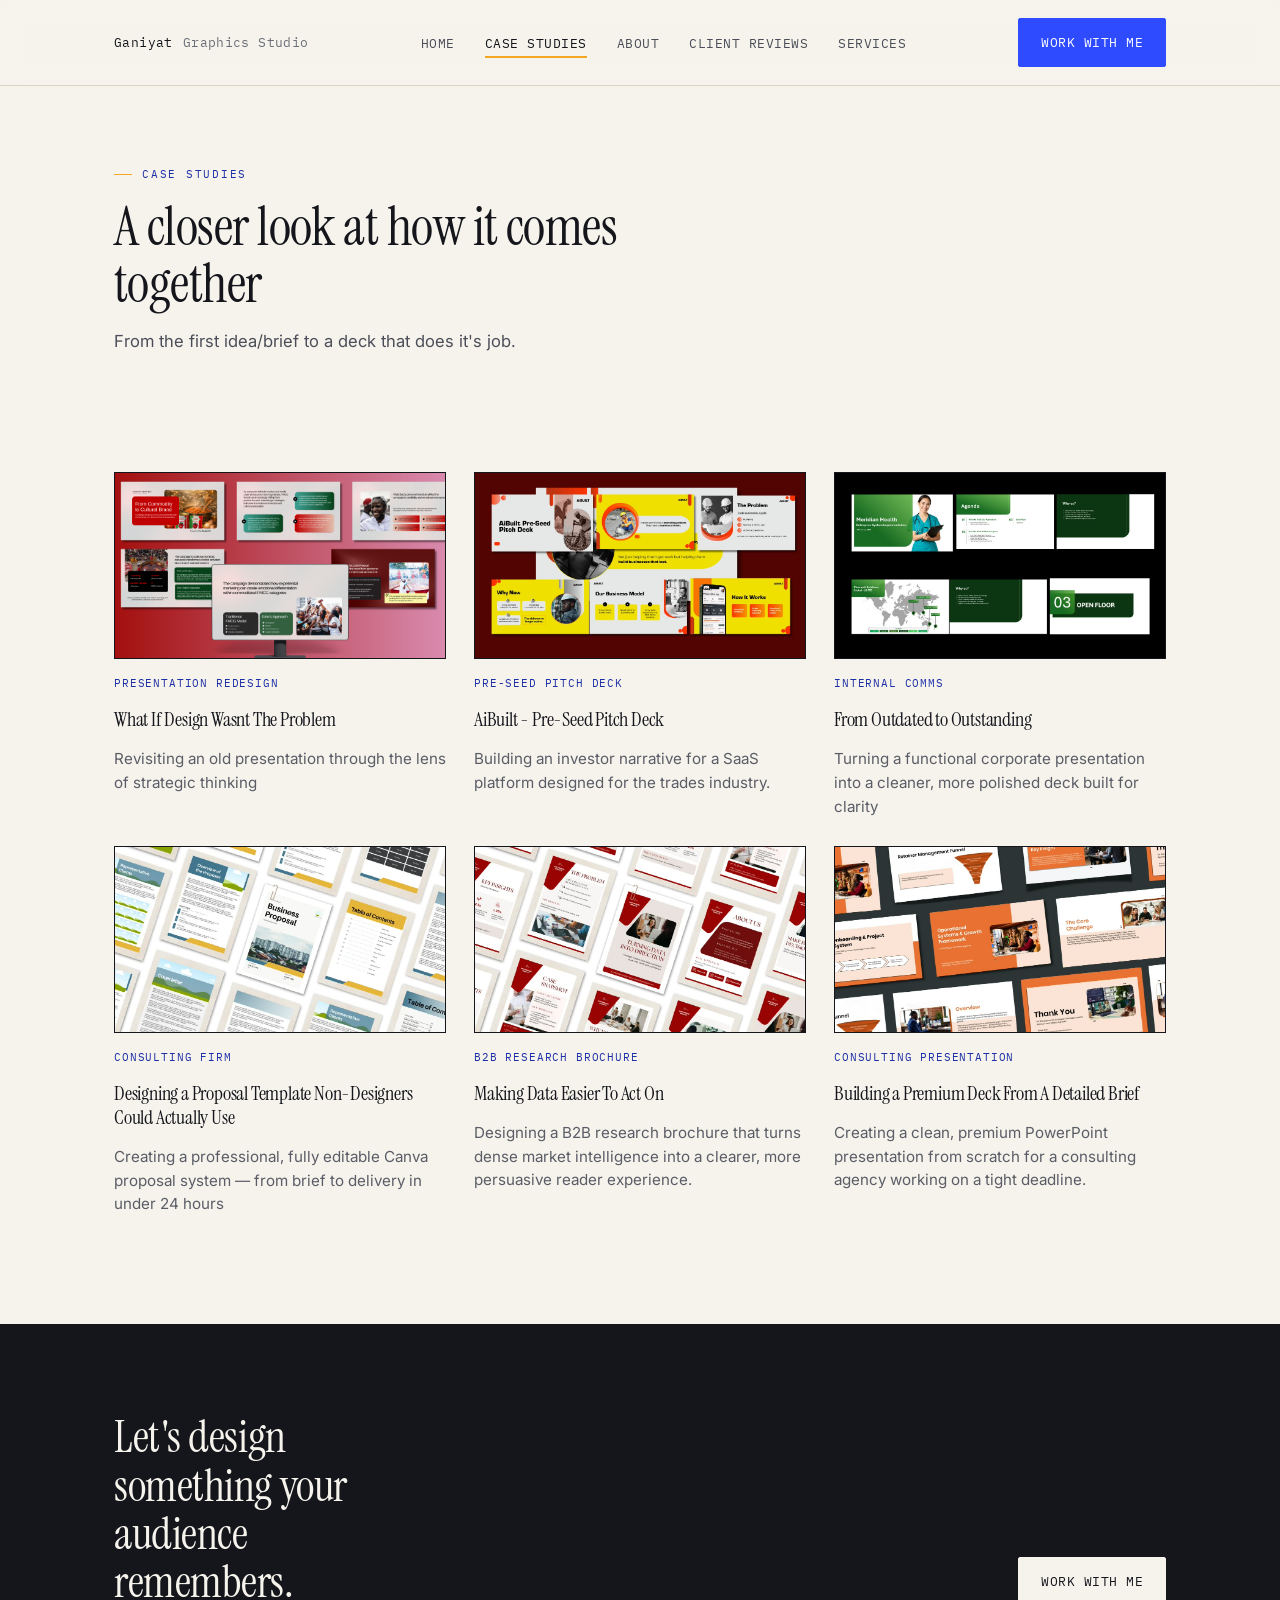
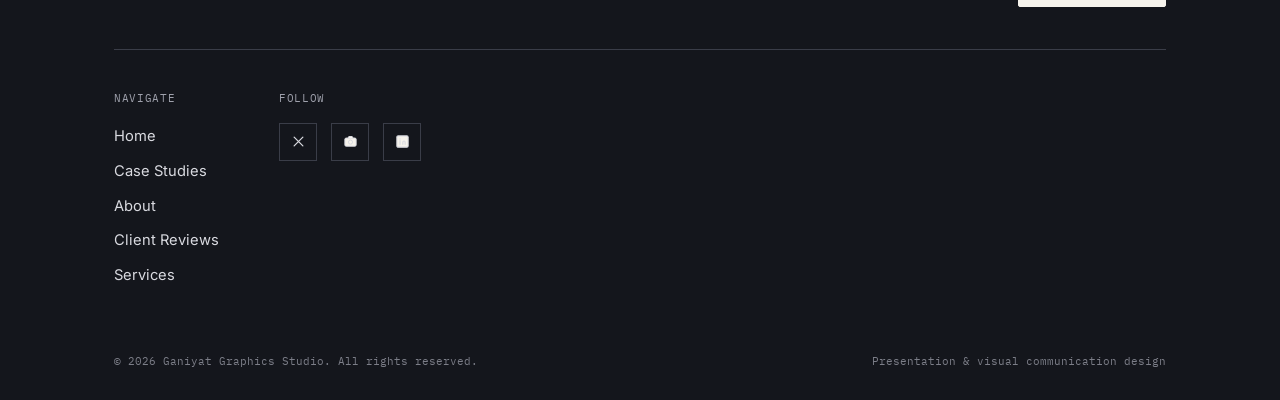
<file: case-study.html>
<!DOCTYPE html>
<html lang="en">
<head>
<meta charset="UTF-8">
<meta name="viewport" content="width=device-width, initial-scale=1.0">
<title>Case Studies — Ganiyat Graphics Studio</title>
<meta name="description" content="A closer look at how the work comes together, from brief to boardroom.">
<link rel="preconnect" href="https://fonts.googleapis.com">
<link rel="preconnect" href="https://fonts.gstatic.com" crossorigin>
<link href="https://fonts.googleapis.com/css2?family=Instrument+Serif:ital@0;1&family=Inter:wght@400;500;600;700&family=IBM+Plex+Mono:wght@400;500&display=swap" rel="stylesheet">
<link rel="stylesheet" href="css/style.css">
</head>
<body>

<header class="site-header">
  <nav class="nav">
    <a href="index.html" class="brand">Ganiyat<span>Graphics Studio</span></a>
    <ul class="nav-links">
      <li><a href="index.html">Home</a></li>
      <li><a href="case-study.html" class="active">Case Studies</a></li>
      <li><a href="about.html">About</a></li>
      <li><a href="testimony.html">Client Reviews</a></li>
      <li><a href="services 2.html">Services</a></li>
    </ul>
    <div class="nav-cta">
      <a href="services 2.html#work-with-me" class="btn btn-primary">Work with me</a>
      <button class="nav-toggle" aria-label="Toggle menu" aria-expanded="false"><span></span><span></span><span></span></button>
    </div>
  </nav>
</header>

<main>
  <section class="page-hero">
    <div class="wrap">
      <div class="head-copy">
        <p class="eyebrow">Case Studies</p>
        <h1 style="font-size:clamp(2.2rem,4.5vw,3.4rem);">A closer look at how it comes together</h1>
        <p class="lede">From the first idea/brief to a deck that does it's job.</p>
      </div>
    </div>
  </section>

  <section>
    <div class="wrap">
      <div class="card-grid">

        <a href="case-study-detail.html" id="cs-01" class="blog-card">
          <div class="slide-frame">
            <img src="images/slide-2.png" alt="Presentation slide mockup 1">
            <span class="frame-tag">Case 01</span>
          </div>
          <p class="tag">Presentation Redesign</p>
          <h3>What If Design Wasnt The Problem</h3>
          <p>Revisiting an old presentation through the lens of strategic thinking</p>
        </a>

        <a href="case-two.html" id="cs-02" class="blog-card">
          <div class="slide-frame">
      <img src="images/casey.jpg" alt="Presentation slide mockup 1">
            <span class="frame-tag">Case 02</span>
          </div>
          <p class="tag">Pre-Seed Pitch Deck</p>
          <h3>AiBuilt - Pre-Seed Pitch Deck</h3>
          <p>Building an investor narrative for a SaaS platform designed for the trades industry.</p>
        </a>

        <a href="case-three.html" id="cs-03" class="blog-card">
          <div class="slide-frame">
            <img src="images/caseyy.jpg" alt="Presentation slide mockup 1">
            <span class="frame-tag">Case 03</span>
          </div>
          <p class="tag">Internal Comms</p>
          <h3>From Outdated to Outstanding</h3>
          <p>Turning a functional corporate presentation into a cleaner, more polished deck built for clarity</p>
        </a>

        <a href="case-four.html" id="cs-04" class="blog-card">
          <div class="slide-frame">
            <img src="images/six.jpg" alt="Presentation slide mockup 1">
            <span class="frame-tag">Case 04</span>
          </div>
          <p class="tag">Consulting Firm</p>
          <h3>Designing a Proposal Template Non-Designers Could Actually Use</h3>
          <p>Creating a professional, fully editable Canva proposal system — from brief to delivery in under 24 hours</p>
        </a>

        <a href="case-five.html" id="cs-05" class="blog-card">
          <div class="slide-frame">
            <img src="images/five.jpg" alt="Presentation slide mockup 1">
            <span class="frame-tag">Case 05</span>
          </div>
          <p class="tag">B2B Research Brochure</p>
          <h3>Making Data Easier To Act On</h3>
          <p>Designing a B2B research brochure that turns dense market intelligence into a clearer, more persuasive reader experience.</p>
        </a>

        <a href="case-six.html" id="cs-06" class="blog-card">
          <div class="slide-frame">
            <img src="images/four.jpg" alt="Presentation slide mockup 1">
            <span class="frame-tag">Case 06</span>
          </div>
          <p class="tag">Consulting Presentation</p>
          <h3>Building a Premium Deck From A Detailed Brief</h3>
          <p>Creating a clean, premium PowerPoint presentation from scratch for a consulting agency working on a tight deadline.</p>
        </a>

      </div>
    </div>
  </section>
</main>

<footer class="site-footer">
  <div class="wrap">
    <div class="footer-top">
      <h2>Let's design something your audience remembers.</h2>
      <a href="services 2.html#work-with-me" class="btn btn-light">Work with me</a>
    </div>
    <div class="footer-cols">
      <div class="footer-col">
        <h4>Navigate</h4>
        <ul>
          <li><a href="index.html">Home</a></li>
          <li><a href="case-study.html">Case Studies</a></li>
          <li><a href="about.html">About</a></li>
          <li><a href="testimony.html">Client Reviews</a></li>
          <li><a href="services 2.html">Services</a></li>
        </ul>
      </div>
      <div class="footer-col">
        <h4>Follow</h4>
        <div class="social-row">
          <a href="https://x.com/ganiyatgraphics" aria-label="X (Twitter)" target="_blank" rel="noopener"><svg viewBox="0 0 24 24"><path d="M5 5l14 14M19 5L5 19" stroke="currentColor" stroke-width="2" fill="none" stroke-linecap="round"/></svg></a>
          <a href="https://instagram.com/ganiyatgraphics" aria-label="Instagram" target="_blank" rel="noopener"><svg viewBox="0 0 24 24" fill="none" stroke="currentColor" stroke-width="1.6"><rect x="3" y="6.5" width="18" height="13" rx="2"/><circle cx="12" cy="13" r="3.3"/><path d="M8 6.5L9.3 4h5.4L16 6.5"/></svg></a>
          <a href="https://www.linkedin.com/in/ganiyat-kataye-" aria-label="LinkedIn" target="_blank" rel="noopener"><svg viewBox="0 0 24 24" fill="none" stroke="currentColor" stroke-width="1.8"><rect x="3" y="3" width="18" height="18" rx="2"/><path d="M8 10.5v6M8 7.8v.01M12.5 16.5v-3.4c0-1.2.8-2 1.9-2s1.8.8 1.8 2v3.4" stroke-linecap="round"/></svg></a>
        </div>
      </div>
    </div>
    <div class="footer-bottom">
      <span class="footer-legal">© 2026 Ganiyat Graphics Studio. All rights reserved.</span>
      <span class="footer-legal">Presentation &amp; visual communication design</span>
    </div>
  </div>
</footer>

<script src="js/script.js"></script>
</body>
</html>
</file>
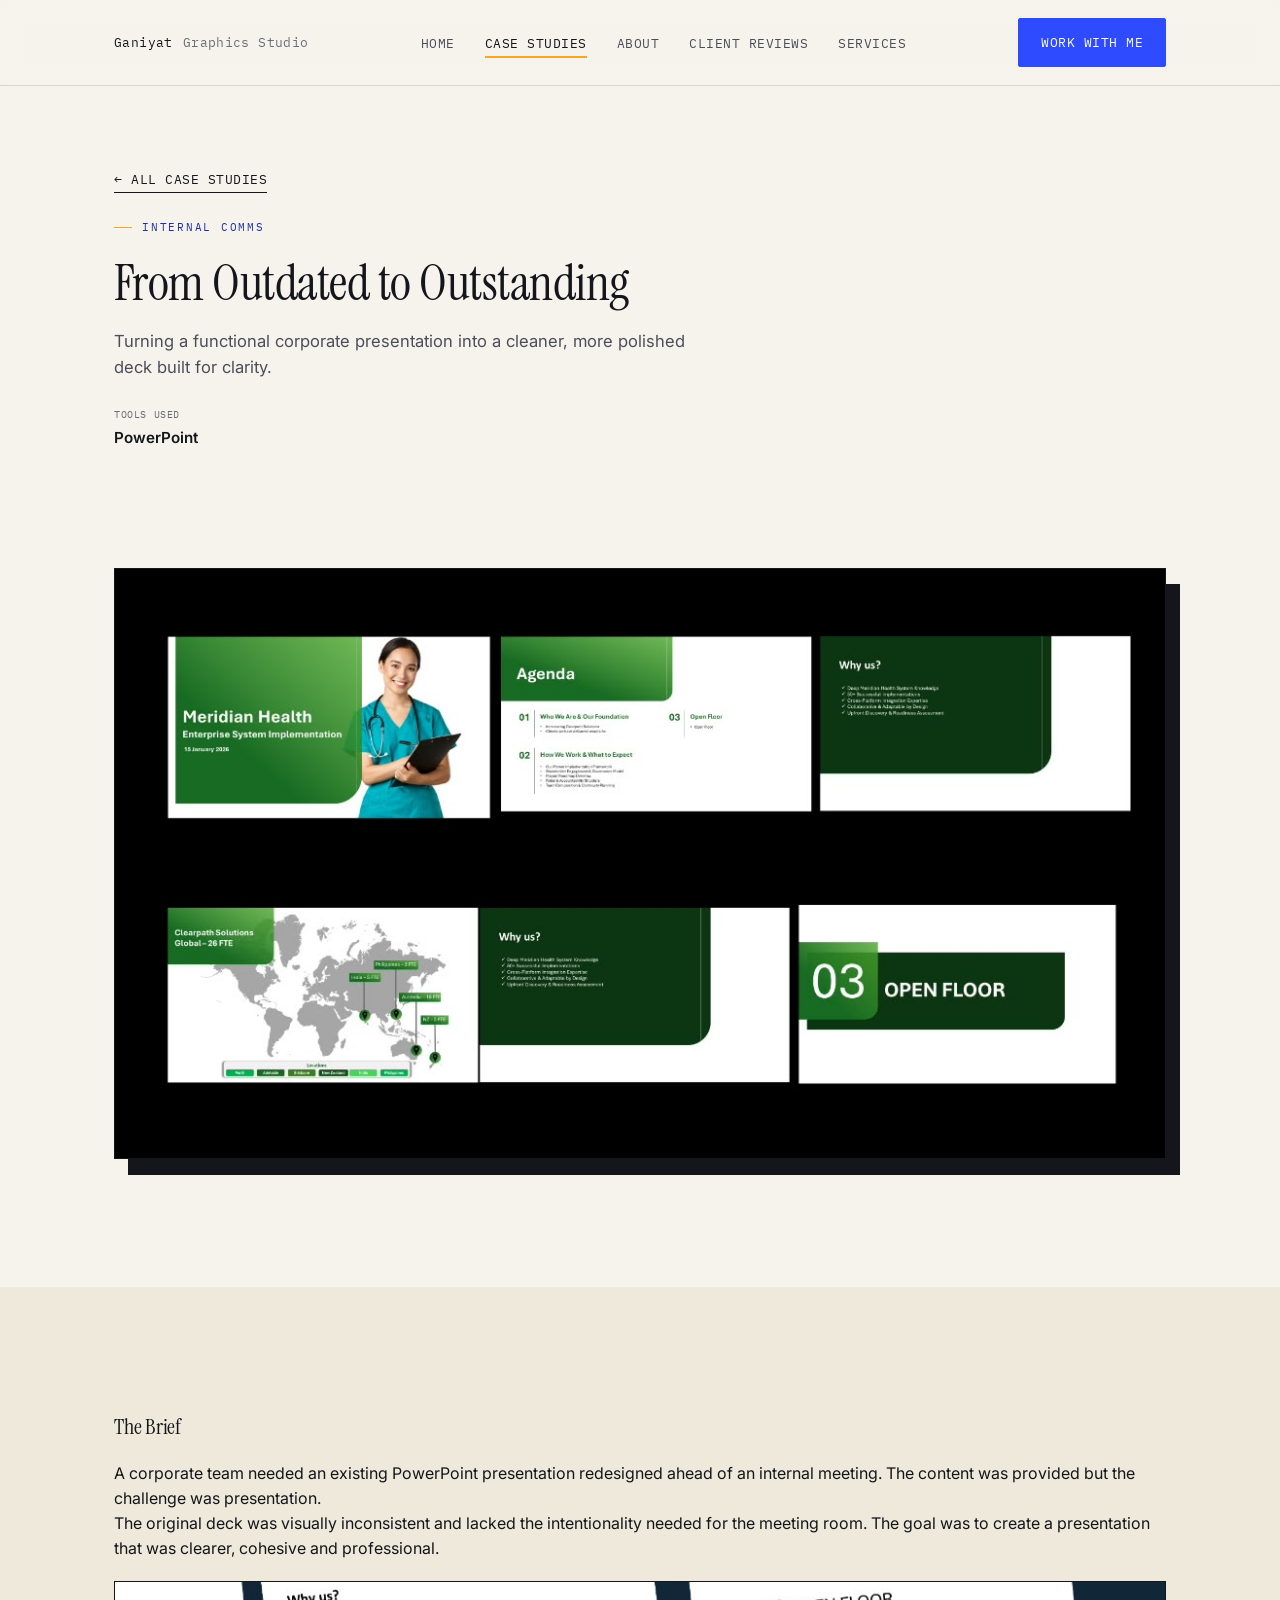
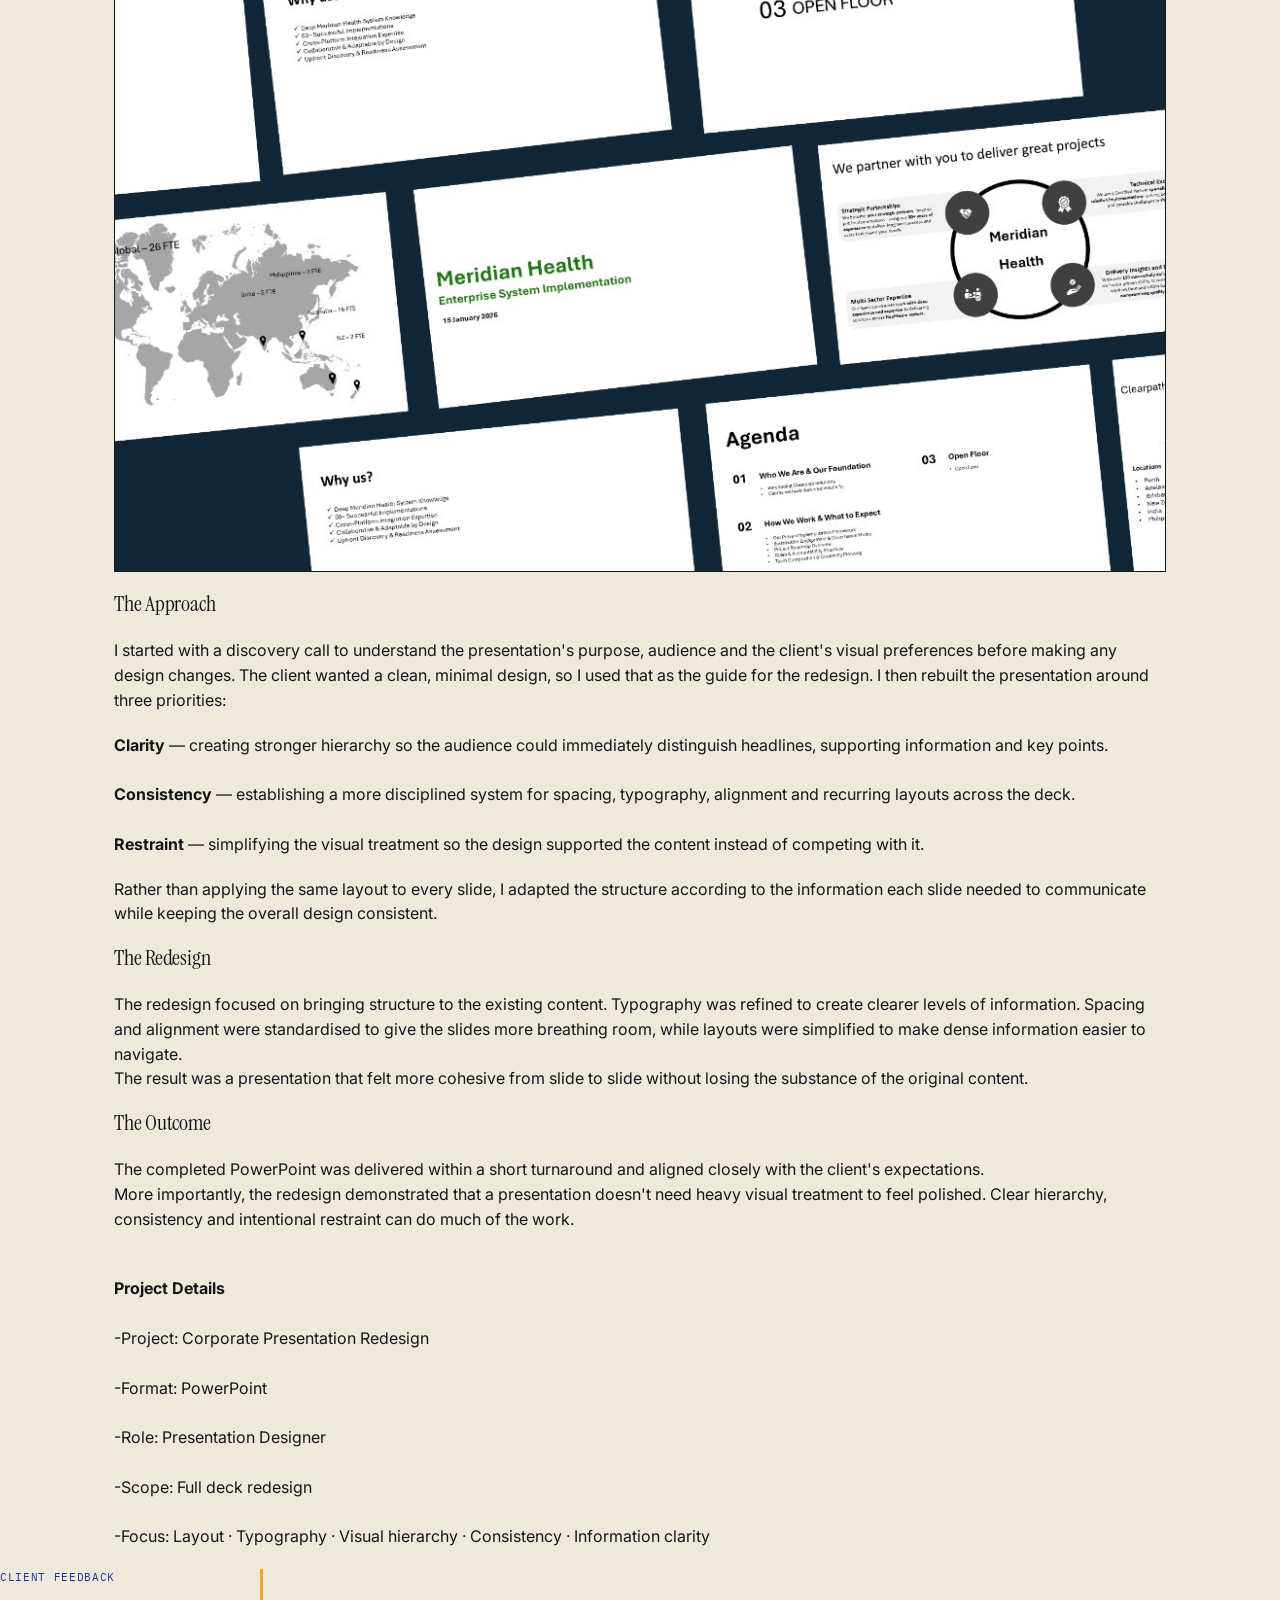
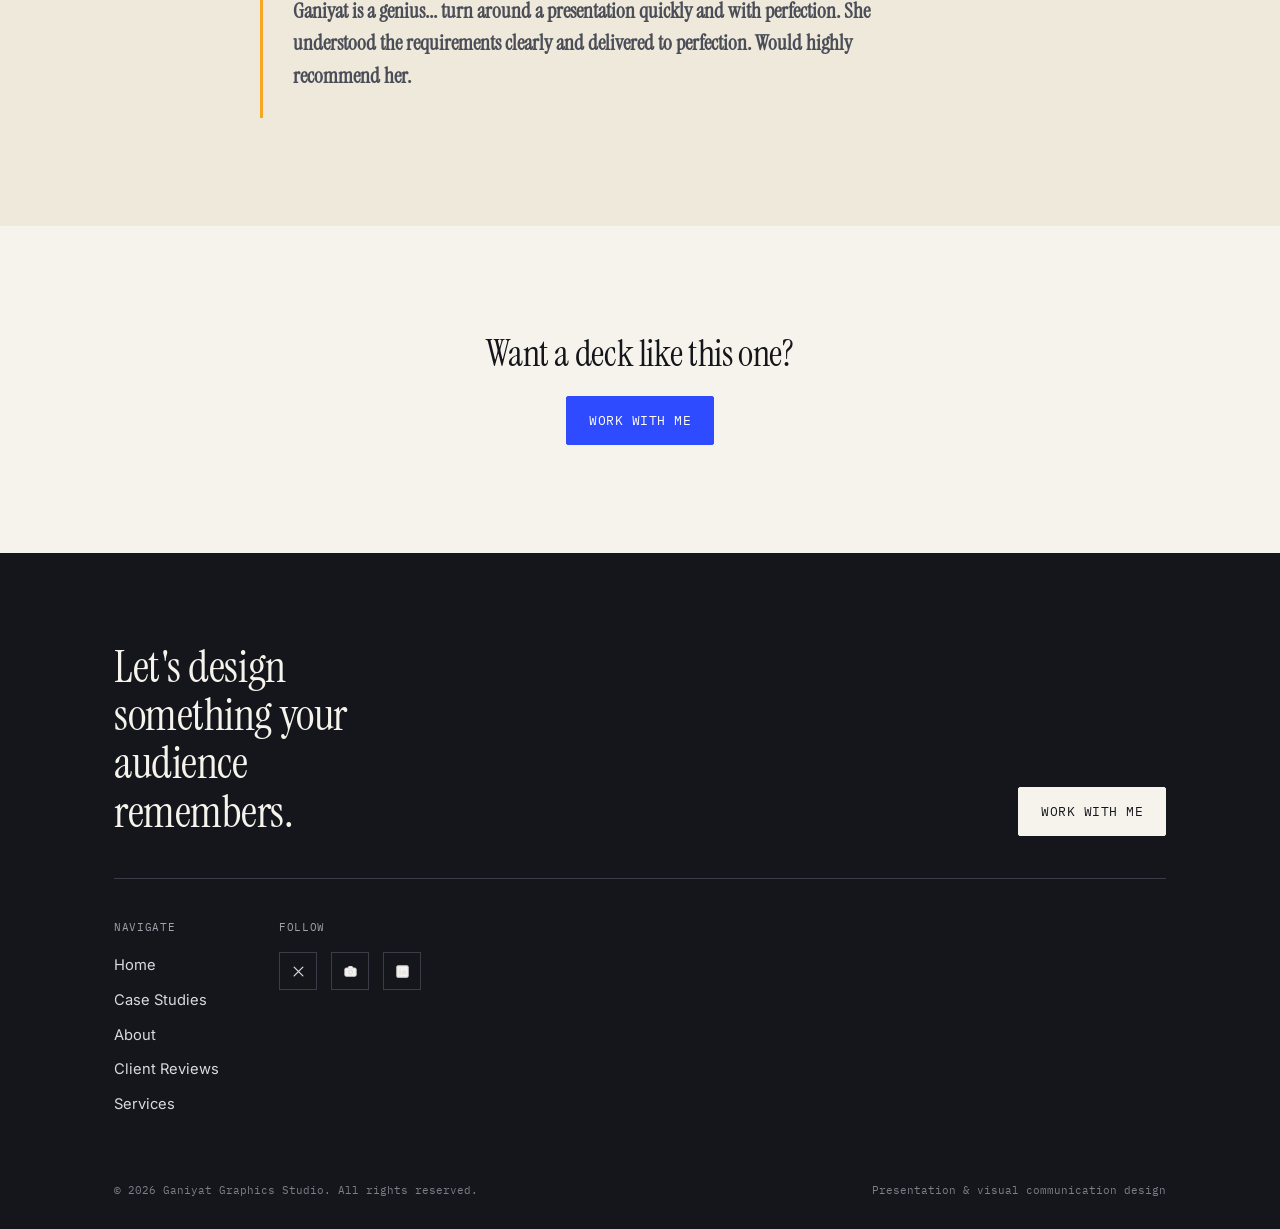
<file: case-three.html>
<!DOCTYPE html>
<html lang="en">
<head>
<meta charset="UTF-8">
<meta name="viewport" content="width=device-width, initial-scale=1.0">
<title> Internal Comms — Case Study — Ganiyat Graphics Studio</title>
<link rel="preconnect" href="https://fonts.googleapis.com">
<link rel="preconnect" href="https://fonts.gstatic.com" crossorigin>
<link href="https://fonts.googleapis.com/css2?family=Instrument+Serif:ital@0;1&family=Inter:wght@400;500;600;700&family=IBM+Plex+Mono:wght@400;500&display=swap" rel="stylesheet">
<link rel="stylesheet" href="css/style.css">
</head>
<body>
<!-- TEMPLATE NOTE: duplicate this file per real case study (e.g. case-study-01.html)
     and point each card on case-study.html to its own copy. Everything below is
     placeholder text and mockup art — replace with the real project. -->

<header class="site-header">
  <nav class="nav">
    <a href="index.html" class="brand">Ganiyat<span>Graphics Studio</span></a>
    <ul class="nav-links">
      <li><a href="index.html">Home</a></li>
      <li><a href="case-study.html" class="active">Case Studies</a></li>
      <li><a href="about.html">About</a></li>
      <li><a href="testimony.html">Client Reviews</a></li>
      <li><a href="services 2.html">Services</a></li>
    </ul>
    <div class="nav-cta">
      <a href="services 2.html#work-with-me" class="btn btn-primary">Work with me</a>
      <button class="nav-toggle" aria-label="Toggle menu" aria-expanded="false"><span></span><span></span><span></span></button>
    </div>
  </nav>
</header>

<main>
  <section class="page-hero">
    <div class="wrap">
      <a href="case-study.html" class="text-link" style="margin-bottom:26px; display:inline-flex;">← All case studies</a>
      <div class="detail-hero">
        <p class="eyebrow">Internal Comms</p>
        <h1 style="font-size:clamp(2.1rem,4.4vw,3.2rem);">From Outdated to Outstanding </h1>
        <p class="lede" style="max-width:60ch;">Turning a functional corporate presentation into a cleaner, more polished deck built for 
clarity.</p>
        <div class="detail-meta">
          
          <div><span class="k">Tools Used</span><span class="v">PowerPoint</span></div>
        </div>
      </div>
    </div>
  </section>

  <section>
    <div class="wrap">
      <div class="slide-frame" style="width:100%; box-shadow:14px 16px 0 var(--ink); margin-bottom:20px;">
       <img src="images/caseyy.jpg" alt="Presentation slide mockup 1">
        <span class="frame-tag">Cover slide — placeholder</span>
      </div>
    </div>
  </section>

  <section class="dim">
    <div class="wrap detail-body">

        <p>
<h3>The Brief </h3>
A corporate team needed an existing PowerPoint presentation redesigned ahead of an 
internal meeting. 
The content was provided but the challenge was presentation. 
<br>The original deck was visually inconsistent 
and lacked the intentionality needed for the meeting room. 
The goal was to create a presentation that was clearer, cohesive 
and professional.
 <div class="slide-frame">
            <img src="images/tree.jpg" alt="Presentation slide mockup 1">
            <span class="frame-tag">Slide — data</span>
          </div> 
<h3>The Approach </h3> 
I started with a discovery call to understand the presentation's purpose, audience and the 
client's visual preferences before making any design changes. 
The client wanted a clean, minimal design, so I used that as the guide for the redesign.
I then rebuilt the presentation around three priorities:
<ul>
<li><strong>Clarity</strong> — creating stronger hierarchy so the audience could immediately distinguish 
headlines, supporting information and key points. </li>

<br><li><strong>Consistency</strong> — establishing a more disciplined system for spacing, typography, alignment 
and recurring layouts across the deck.</li>
<br><li><strong>Restraint</strong> — simplifying the visual treatment so the design supported the content instead of 
competing with it.</li>
</ul> 

Rather than applying the same layout to every slide, I adapted the structure according to the 
information each slide needed to communicate while keeping the overall design consistent. 

<h3>The Redesign </h3>
The redesign focused on bringing structure to the existing content. 
Typography was refined to create clearer levels of information. Spacing and alignment were 
standardised to give the slides more breathing room, while layouts were simplified to make 
dense information easier to navigate. 

<br>The result was a presentation that felt more cohesive from slide to slide without losing the 
substance of the original content. 
<h3>The Outcome </h3>
The completed PowerPoint was delivered within a short turnaround and aligned closely with 
the client's expectations. 
<br>More importantly, the redesign demonstrated that a presentation doesn't need heavy visual 
treatment to feel polished. Clear hierarchy, consistency and intentional restraint can do much 
of the work. 
<ul>
<br><li> <strong>Project Details </li></strong>
<br><li>-Project: Corporate Presentation Redesign </li>
<br><li>-Format: PowerPoint </li>
<br><li>-Role: Presentation Designer </li>
<br><li>-Scope: Full deck redesign </li>
<br><li>-Focus: Layout · Typography · Visual hierarchy · Consistency · Information clarity </li>
</ul>
</p>
      </div>

      

      
      <div class="detail-block">
        <p class="label">Client Feedback</p>
        <div class="pull-result">
          <p><strong>Ganiyat is a genius... turn around a presentation quickly and with perfection. She 
understood the requirements clearly and delivered to perfection. Would highly recommend 
her. </strong></p>
        </div>

    </div>
  </section>

  <section>
    <div class="wrap" style="text-align:center; display:flex; flex-direction:column; align-items:center; gap:22px;">
      <h2 style="font-size:clamp(1.7rem,3vw,2.3rem);">Want a deck like this one?</h2>
      <a href="services 2.html#work-with-me" class="btn btn-primary">Work with me</a>
    </div>
  </section>
</main>

<footer class="site-footer">
  <div class="wrap">
    <div class="footer-top">
      <h2>Let's design something your audience remembers.</h2>
      <a href="services 2.html#work-with-me" class="btn btn-light">Work with me</a>
    </div>
    <div class="footer-cols">
      <div class="footer-col">
        <h4>Navigate</h4>
        <ul>
          <li><a href="index.html">Home</a></li>
          <li><a href="case-study.html">Case Studies</a></li>
          <li><a href="about.html">About</a></li>
          <li><a href="testimony.html">Client Reviews</a></li>
          <li><a href="services 2.html">Services</a></li>
        </ul>
      </div>
      <div class="footer-col">
        <h4>Follow</h4>
        <div class="social-row">
          <a href="https://x.com/ganiyatgraphics" aria-label="X (Twitter)" target="_blank" rel="noopener"><svg viewBox="0 0 24 24"><path d="M5 5l14 14M19 5L5 19" stroke="currentColor" stroke-width="2" fill="none" stroke-linecap="round"/></svg></a>
          <a href="https://instagram.com/ganiyatgraphics" aria-label="Instagram" target="_blank" rel="noopener"><svg viewBox="0 0 24 24" fill="none" stroke="currentColor" stroke-width="1.6"><rect x="3" y="6.5" width="18" height="13" rx="2"/><circle cx="12" cy="13" r="3.3"/><path d="M8 6.5L9.3 4h5.4L16 6.5"/></svg></a>
          <a href="https://www.linkedin.com/in/ganiyat-kataye-" aria-label="LinkedIn" target="_blank" rel="noopener"><svg viewBox="0 0 24 24" fill="none" stroke="currentColor" stroke-width="1.8"><rect x="3" y="3" width="18" height="18" rx="2"/><path d="M8 10.5v6M8 7.8v.01M12.5 16.5v-3.4c0-1.2.8-2 1.9-2s1.8.8 1.8 2v3.4" stroke-linecap="round"/></svg></a>
        </div>
      </div>
    </div>
    <div class="footer-bottom">
      <span class="footer-legal">© 2026 Ganiyat Graphics Studio. All rights reserved.</span>
      <span class="footer-legal">Presentation &amp; visual communication design</span>
    </div>
  </div>
</footer>

<script src="js/script.js"></script>
</body>
</html>
</file>
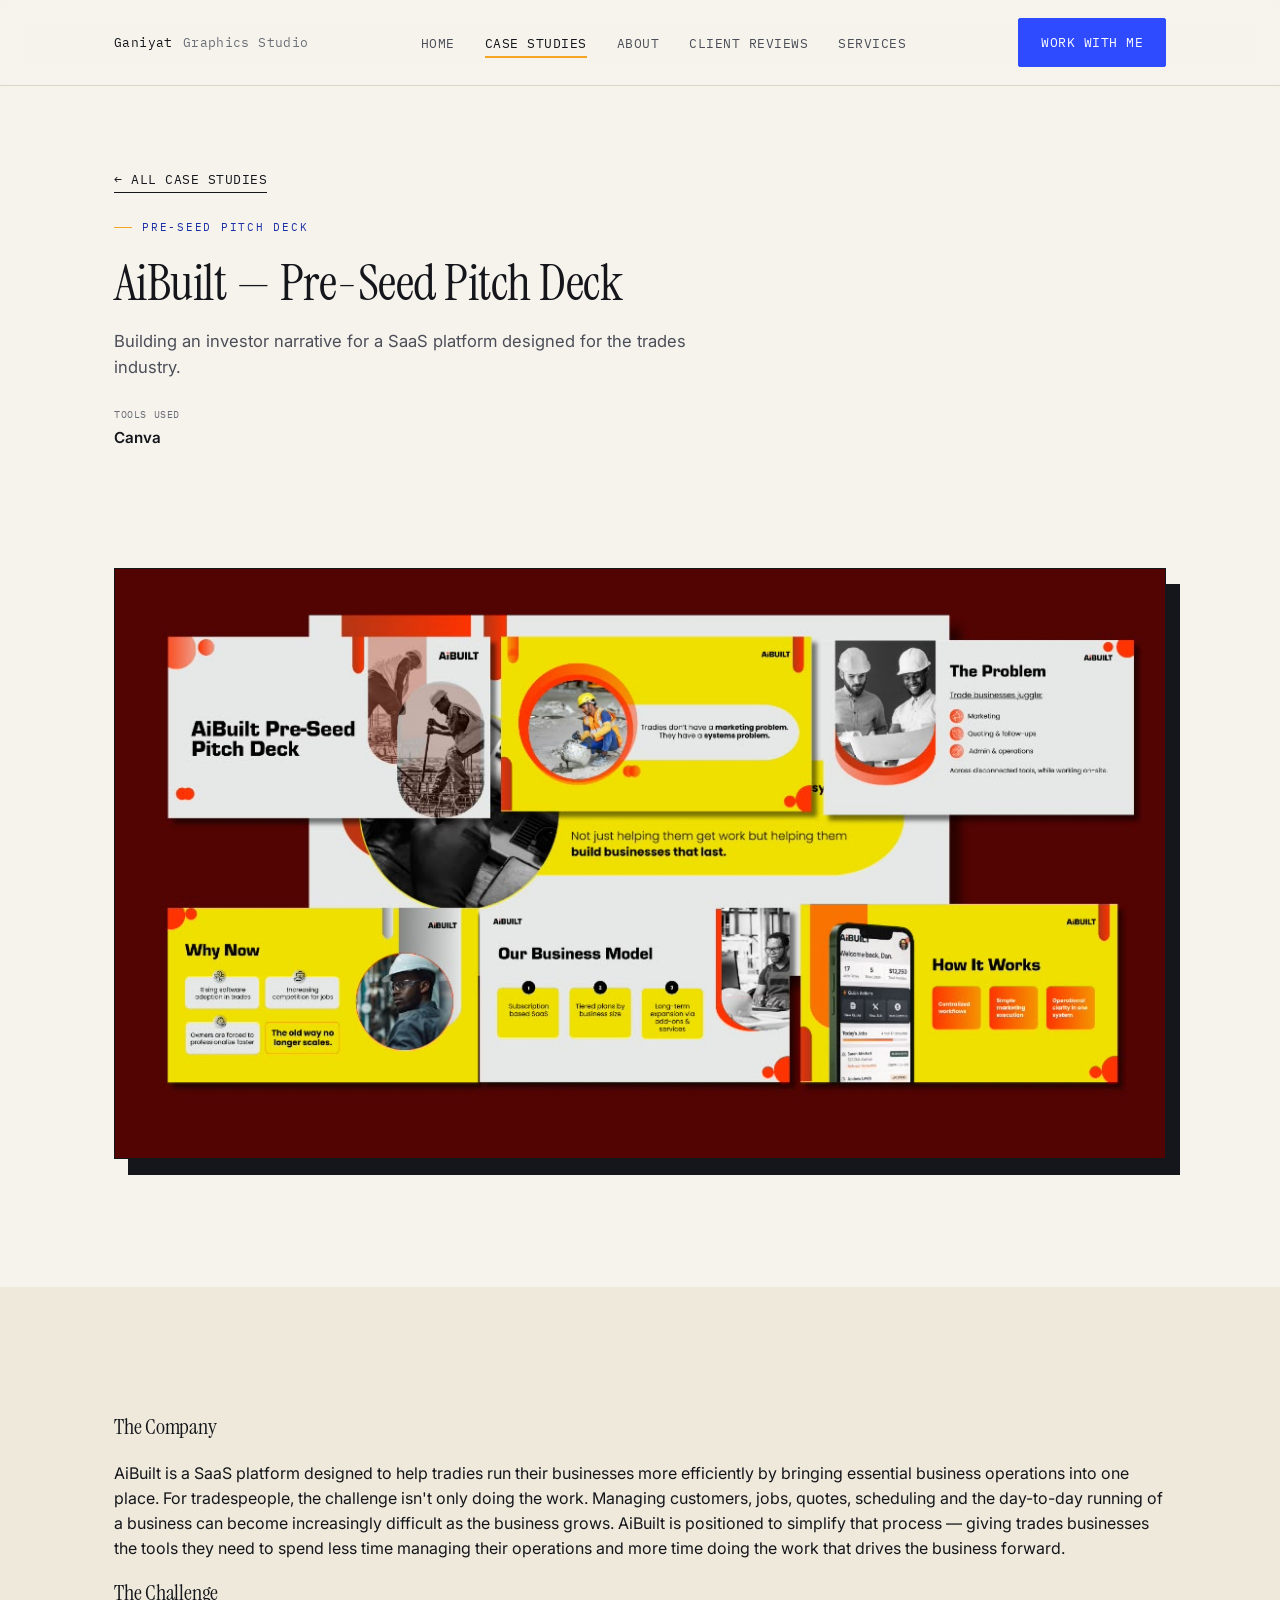
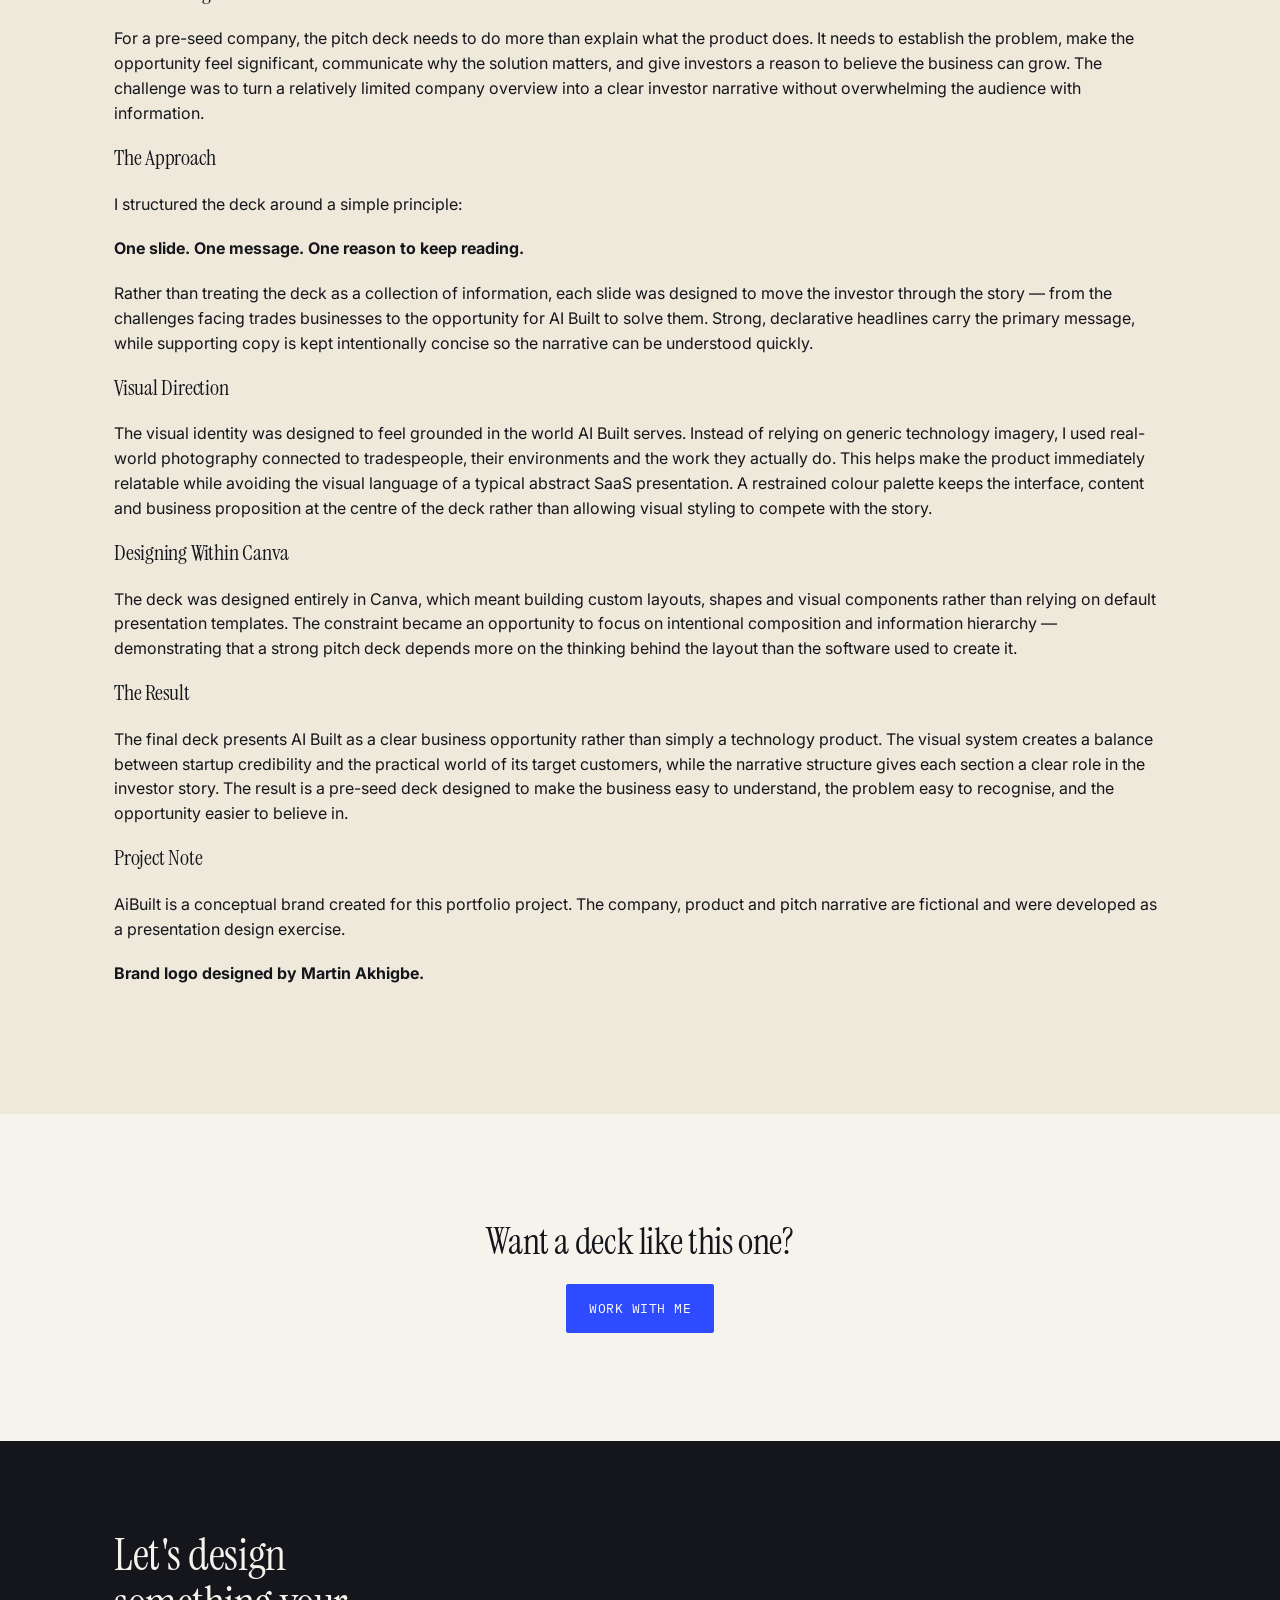
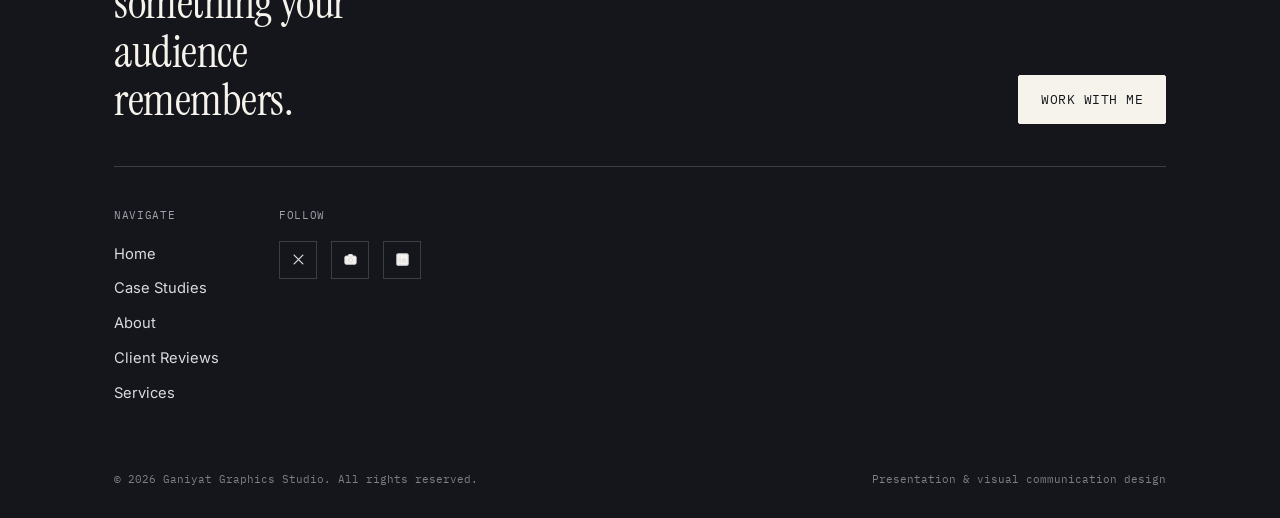
<file: case-two.html>
<!DOCTYPE html>
<html lang="en">
<head>
<meta charset="UTF-8">
<meta name="viewport" content="width=device-width, initial-scale=1.0">
<title> Pre-Seed Pitch Deck — Case Study — Ganiyat Graphics Studio</title>
<link rel="preconnect" href="https://fonts.googleapis.com">
<link rel="preconnect" href="https://fonts.gstatic.com" crossorigin>
<link href="https://fonts.googleapis.com/css2?family=Instrument+Serif:ital@0;1&family=Inter:wght@400;500;600;700&family=IBM+Plex+Mono:wght@400;500&display=swap" rel="stylesheet">
<link rel="stylesheet" href="css/style.css">
</head>
<body>
<!-- TEMPLATE NOTE: duplicate this file per real case study (e.g. case-study-01.html)
     and point each card on case-study.html to its own copy. Everything below is
     placeholder text and mockup art — replace with the real project. -->

<header class="site-header">
  <nav class="nav">
    <a href="index.html" class="brand">Ganiyat<span>Graphics Studio</span></a>
    <ul class="nav-links">
      <li><a href="index.html">Home</a></li>
      <li><a href="case-study.html" class="active">Case Studies</a></li>
      <li><a href="about.html">About</a></li>
      <li><a href="testimony.html">Client Reviews</a></li>
      <li><a href="services 2.html">Services</a></li>
    </ul>
    <div class="nav-cta">
      <a href="services 2.html#work-with-me" class="btn btn-primary">Work with me</a>
      <button class="nav-toggle" aria-label="Toggle menu" aria-expanded="false"><span></span><span></span><span></span></button>
    </div>
  </nav>
</header>

<main>
  <section class="page-hero">
    <div class="wrap">
      <a href="case-study.html" class="text-link" style="margin-bottom:26px; display:inline-flex;">← All case studies</a>
      <div class="detail-hero">
        <p class="eyebrow">Pre-Seed Pitch Deck</p>
        <h1 style="font-size:clamp(2.1rem,4.4vw,3.2rem);">AiBuilt — Pre-Seed Pitch Deck </h1>
        <p class="lede" style="max-width:60ch;">Building an investor narrative for a SaaS platform designed for the trades industry. </p>
        <div class="detail-meta">
          
          <div><span class="k">Tools Used</span><span class="v">Canva</span></div>
        </div>
      </div>
    </div>
  </section>

  <section>
    <div class="wrap">
      <div class="slide-frame" style="width:100%; box-shadow:14px 16px 0 var(--ink); margin-bottom:20px;">
        <img src="images/casey.jpg" alt="Presentation slide mockup 1">
        <span class="frame-tag">Cover slide — placeholder</span>
      </div>
    </div>
  </section>

  <section class="dim">
    <div class="wrap detail-body">

        <p> 
<h3>The Company </h3>
AiBuilt is a SaaS platform designed to help tradies run their businesses more efficiently by 
bringing essential business operations into one place. 
For tradespeople, the challenge isn't only doing the work. Managing customers, jobs, quotes, 
scheduling and the day-to-day running of a business can become increasingly difficult as the 
business grows. 
AiBuilt is positioned to simplify that process — giving trades businesses the tools they need 
to spend less time managing their operations and more time doing the work that drives the 
business forward. 
<h3>The Challenge</h3>
For a pre-seed company, the pitch deck needs to do more than explain what the product 
does. 
It needs to establish the problem, make the opportunity feel significant, communicate why 
the solution matters, and give investors a reason to believe the business can grow. 
The challenge was to turn a relatively limited company overview into a clear investor 
narrative without overwhelming the audience with information. 
<h3>The Approach</h3>
I structured the deck around a simple principle: 
<strong>One slide. One message. One reason to keep reading.</strong>
Rather than treating the deck as a collection of information, each slide was designed to 
move the investor through the story — from the challenges facing trades businesses to the 
opportunity for AI Built to solve them. 
Strong, declarative headlines carry the primary message, while supporting copy is kept 
intentionally concise so the narrative can be understood quickly. 
<h3>Visual Direction</h3> 
The visual identity was designed to feel grounded in the world AI Built serves. 
Instead of relying on generic technology imagery, I used real-world photography connected 
to tradespeople, their environments and the work they actually do. This helps make the 
product immediately relatable while avoiding the visual language of a typical abstract SaaS 
presentation. 
A restrained colour palette keeps the interface, content and business proposition at the 
centre of the deck rather than allowing visual styling to compete with the story. 
<h3>Designing Within Canva</h3>
The deck was designed entirely in Canva, which meant building custom layouts, shapes and 
visual components rather than relying on default presentation templates. 
The constraint became an opportunity to focus on intentional composition and information 
hierarchy — demonstrating that a strong pitch deck depends more on the thinking behind 
the layout than the software used to create it. 
<h3>The Result</h3> 
The final deck presents AI Built as a clear business opportunity rather than simply a 
technology product. 
The visual system creates a balance between startup credibility and the practical world of 
its target customers, while the narrative structure gives each section a clear role in the 
investor story. 
The result is a pre-seed deck designed to make the business easy to understand, the 
problem easy to recognise, and the opportunity easier to believe in. 
<h3>Project Note</h3>
AiBuilt is a conceptual brand created for this portfolio project. 
The company, product and pitch narrative are fictional and were developed as a presentation 
design exercise. 
<strong>Brand logo designed by Martin Akhigbe.</strong></p>
      </div>

    </div>
  </section>

  <section>
    <div class="wrap" style="text-align:center; display:flex; flex-direction:column; align-items:center; gap:22px;">
      <h2 style="font-size:clamp(1.7rem,3vw,2.3rem);">Want a deck like this one?</h2>
      <a href="services 2.html#work-with-me" class="btn btn-primary">Work with me</a>
    </div>
  </section>
</main>

<footer class="site-footer">
  <div class="wrap">
    <div class="footer-top">
      <h2>Let's design something your audience remembers.</h2>
      <a href="services 2.html#work-with-me" class="btn btn-light">Work with me</a>
    </div>
    <div class="footer-cols">
      <div class="footer-col">
        <h4>Navigate</h4>
        <ul>
          <li><a href="index.html">Home</a></li>
          <li><a href="case-study.html">Case Studies</a></li>
          <li><a href="about.html">About</a></li>
          <li><a href="testimony.html">Client Reviews</a></li>
          <li><a href="services 2.html">Services</a></li>
        </ul>
      </div>
      <div class="footer-col">
        <h4>Follow</h4>
        <div class="social-row">
          <a href="https://x.com/ganiyatgraphics" aria-label="X (Twitter)" target="_blank" rel="noopener"><svg viewBox="0 0 24 24"><path d="M5 5l14 14M19 5L5 19" stroke="currentColor" stroke-width="2" fill="none" stroke-linecap="round"/></svg></a>
          <a href="https://instagram.com/ganiyatgraphics" aria-label="Instagram" target="_blank" rel="noopener"><svg viewBox="0 0 24 24" fill="none" stroke="currentColor" stroke-width="1.6"><rect x="3" y="6.5" width="18" height="13" rx="2"/><circle cx="12" cy="13" r="3.3"/><path d="M8 6.5L9.3 4h5.4L16 6.5"/></svg></a>
          <a href="https://www.linkedin.com/in/ganiyat-kataye-" aria-label="LinkedIn" target="_blank" rel="noopener"><svg viewBox="0 0 24 24" fill="none" stroke="currentColor" stroke-width="1.8"><rect x="3" y="3" width="18" height="18" rx="2"/><path d="M8 10.5v6M8 7.8v.01M12.5 16.5v-3.4c0-1.2.8-2 1.9-2s1.8.8 1.8 2v3.4" stroke-linecap="round"/></svg></a>
        </div>
      </div>
    </div>
    <div class="footer-bottom">
      <span class="footer-legal">© 2026 Ganiyat Graphics Studio. All rights reserved.</span>
      <span class="footer-legal">Presentation &amp; visual communication design</span>
    </div>
  </div>
</footer>

<script src="js/script.js"></script>
</body>
</html>
</file>
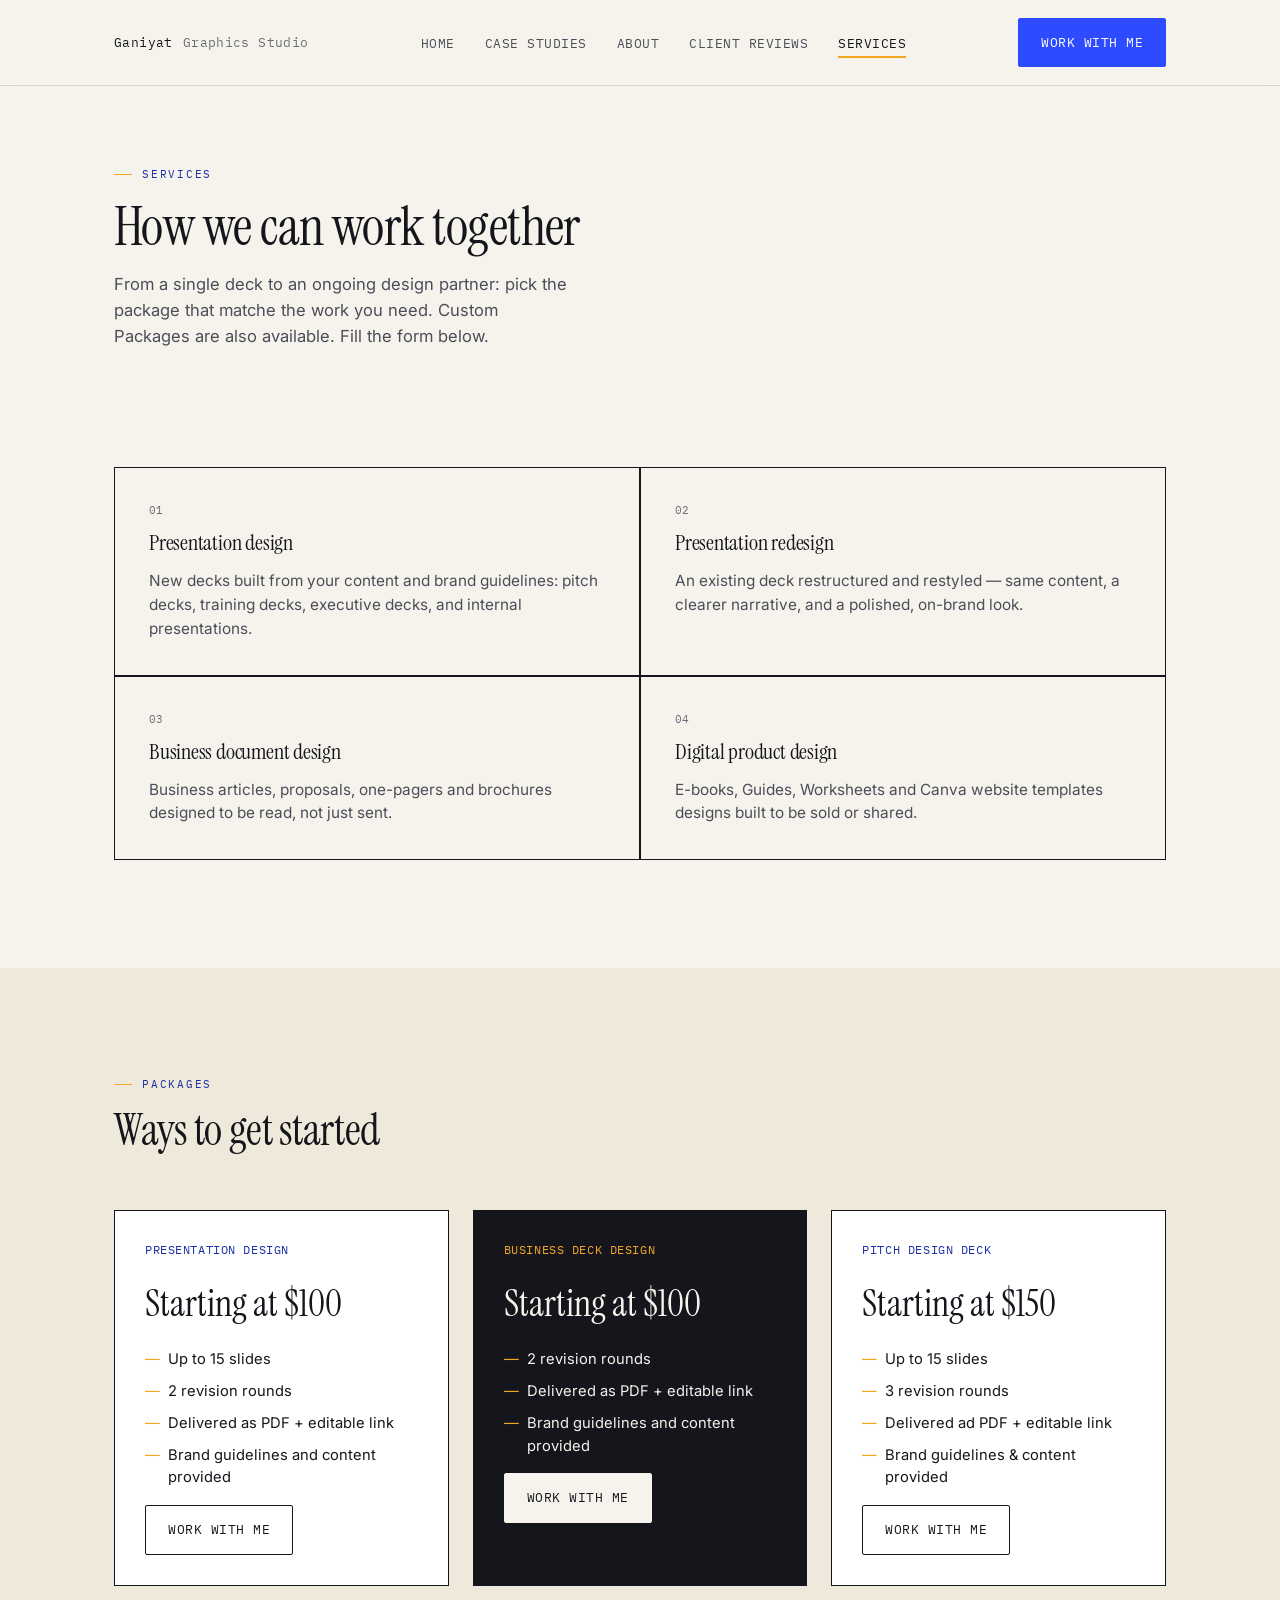
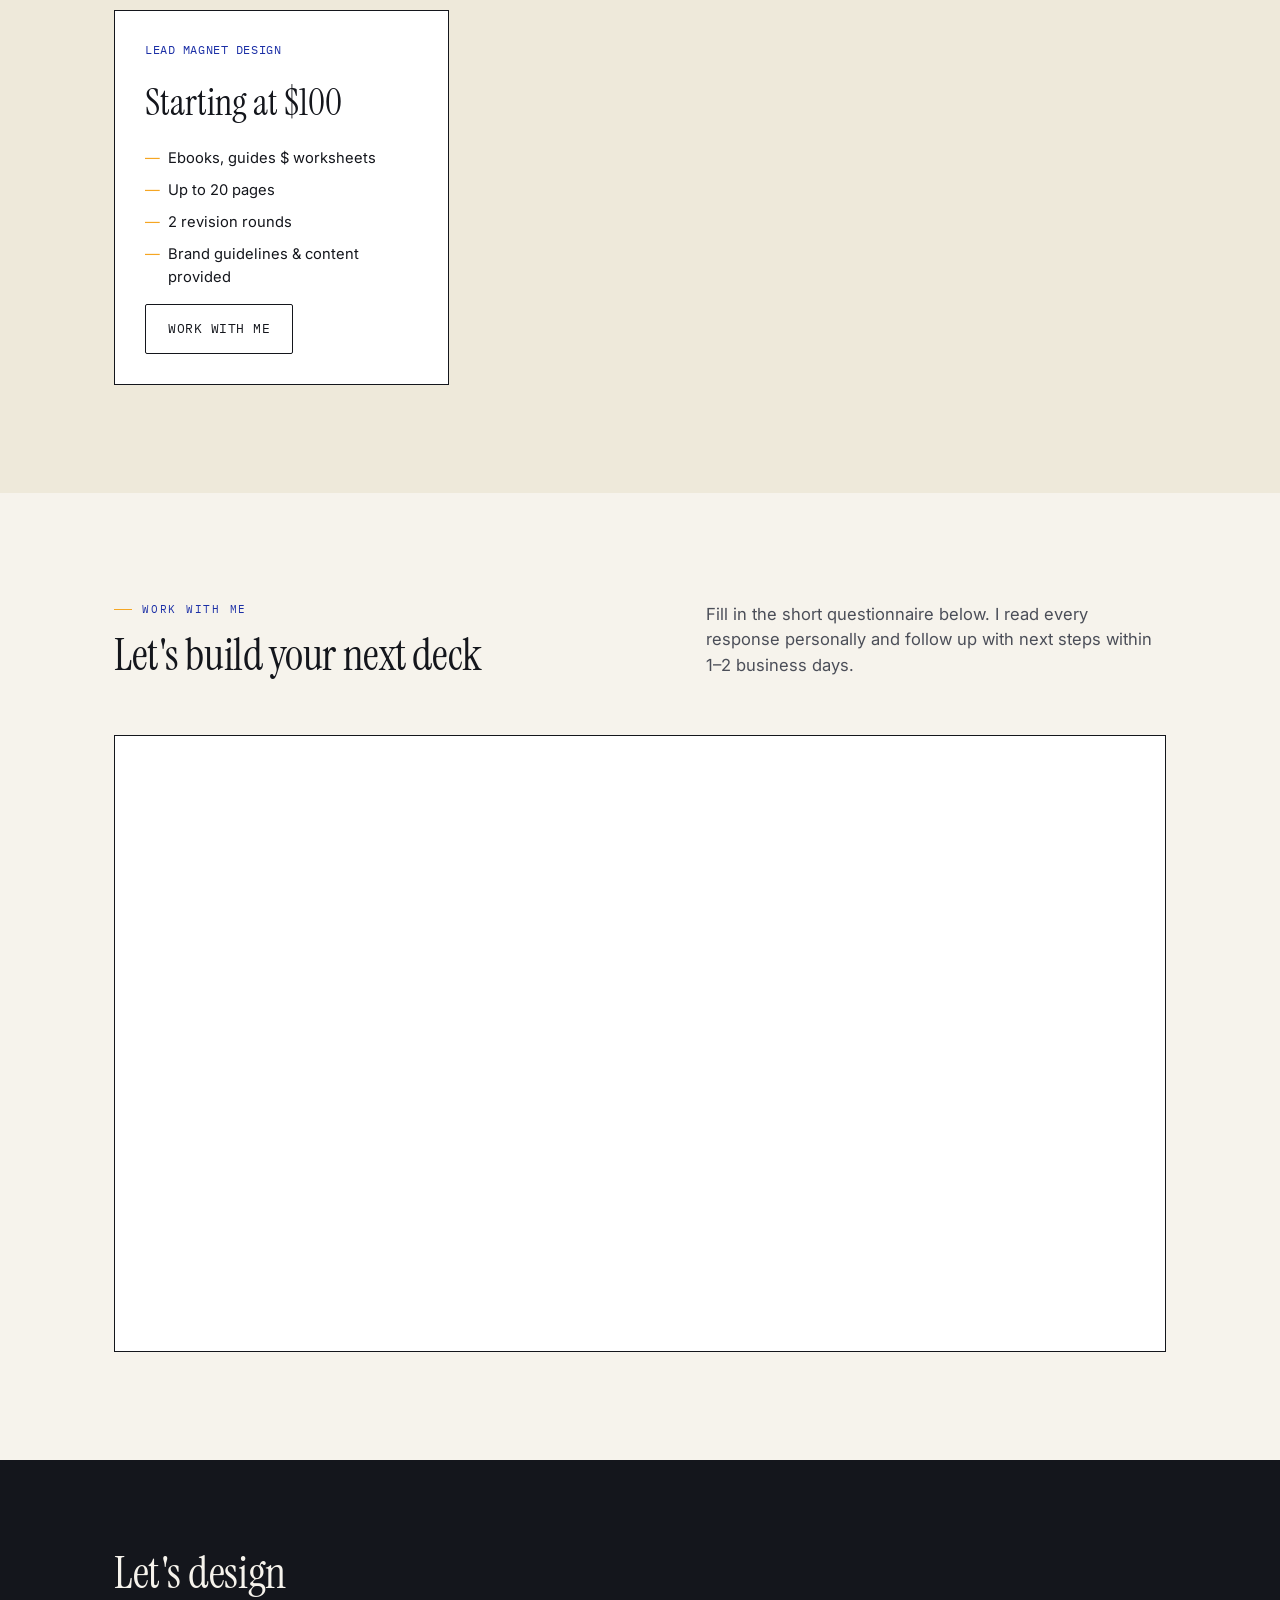
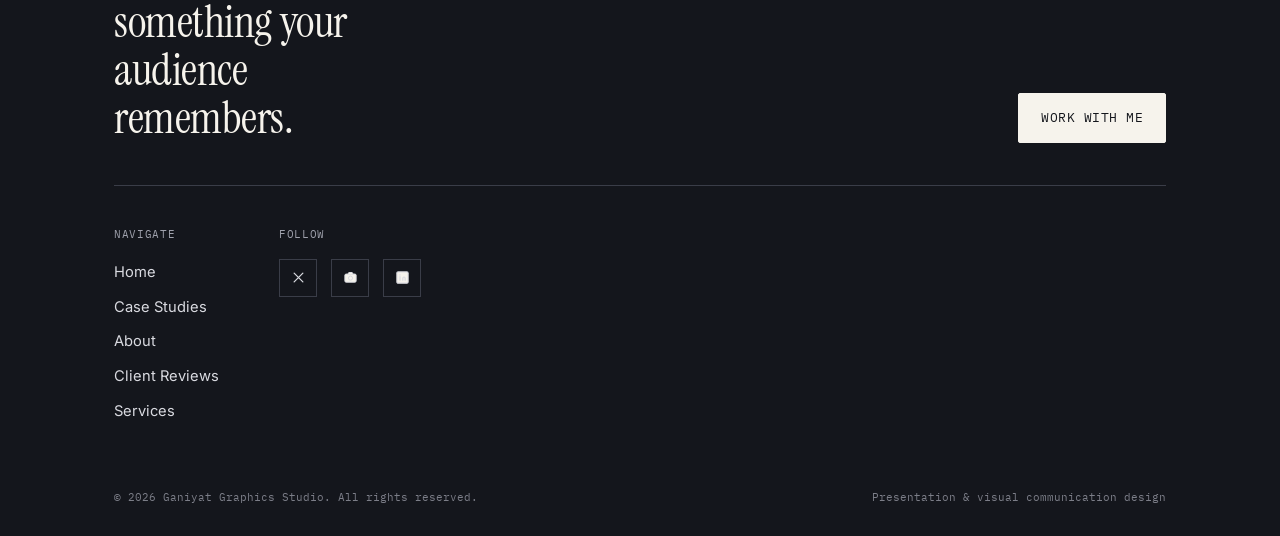
<file: services 2.html>
<!DOCTYPE html>
<html lang="en">
<head>
<meta charset="UTF-8">
<meta name="viewport" content="width=device-width, initial-scale=1.0">
<title>Services — Ganiyat Graphics Studio</title>
<meta name="description" content="Presentation design, presentation redesign, business document design and digital product design — as packages or a monthly retainer.">
<link rel="preconnect" href="https://fonts.googleapis.com">
<link rel="preconnect" href="https://fonts.gstatic.com" crossorigin>
<link href="https://fonts.googleapis.com/css2?family=Instrument+Serif:ital@0;1&family=Inter:wght@400;500;600;700&family=IBM+Plex+Mono:wght@400;500&display=swap" rel="stylesheet">
<link rel="stylesheet" href="css/style.css">
</head>
<body>

<header class="site-header">
  <nav class="nav">
    <a href="index.html" class="brand"></span>Ganiyat<span>Graphics Studio</span></a>
    <ul class="nav-links">
      <li><a href="index.html">Home</a></li>
      <li><a href="case-study.html">Case Studies</a></li>
      <li><a href="about.html">About</a></li>
      <li><a href="testimony.html">Client Reviews</a></li>
      <li><a href="services 2.html" class="active">Services</a></li>
    </ul>
    <div class="nav-cta">
      <a href="#work-with-me" class="btn btn-primary">Work with me</a>
      <button class="nav-toggle" aria-label="Toggle menu" aria-expanded="false"><span></span><span></span><span></span></button>
    </div>
  </nav>
</header>

<main>
  <section class="page-hero">
    <div class="wrap">
      <div class="head-copy">
        <p class="eyebrow">Services</p>
        <h1 style="font-size:clamp(2.2rem,4.5vw,3.4rem);">How we can work together</h1>
        <p class="lede">From a single deck to an ongoing design partner: pick the package that matche the work you need. Custom Packages are also available. Fill the form below.</p>
      </div>
    </div>
  </section>

  <!-- ============ SERVICES LIST ============ -->
  <section>
    <div class="wrap">
      <div class="service-grid">
        <div class="service-item">
          <span class="idx">01</span>
          <h3>Presentation design</h3>
          <p>New decks built from your content and brand guidelines: pitch decks, training decks, executive decks, and internal presentations.</p>
        </div>
        <div class="service-item">
          <span class="idx">02</span>
          <h3>Presentation redesign</h3>
          <p>An existing deck restructured and restyled — same content, a clearer narrative, and a polished, on-brand look.</p>
        </div>
        <div class="service-item">
          <span class="idx">03</span>
          <h3>Business document design</h3>
          <p>Business articles, proposals, one-pagers and brochures designed to be read, not just sent.</p>
        </div>
        <div class="service-item">
          <span class="idx">04</span>
          <h3>Digital product design</h3>
          <p>E-books, Guides, Worksheets and Canva website templates designs built to be sold or shared.</p>
        </div>
      </div>
    </div>
  </section>

  <!-- ============ PACKAGES ============ -->
  <section class="dim">
    <div class="wrap">
      <div class="section-head">
        <div class="head-copy">
          <p class="eyebrow">Packages</p>
          <h2>Ways to get started</h2>
        </div>
      </div>
      <div class="pkg-grid">
        <div class="pkg-card">
          <span class="pkg-name">Presentation Design</span>
          <div class="pkg-price">Starting at $100</div>
          <ul class="pkg-list">
            <li>Up to 15 slides</li>
            <li>2 revision rounds</li>
            <li>Delivered as PDF + editable link</li>
            <li>Brand guidelines and content provided</li>
          </ul>
          <a href="#work-with-me" class="btn btn-ghost" style="align-self:flex-start;">Work with me</a>
        </div>
        <div class="pkg-card featured">
          <span class="pkg-name">Business Deck Design</span>
          <div class="pkg-price">Starting at $100</div>
          <ul class="pkg-list">
            <li>2 revision rounds</li>
            <li>Delivered as PDF + editable link</li>
            <li>Brand guidelines and content provided</li>
          </ul>
          <a href="#work-with-me" class="btn btn-light" style="align-self:flex-start;">Work with me</a>
        </div>
        <div class="pkg-card">
          <span class="pkg-name">Pitch Design Deck</span>
          <div class="pkg-price">Starting at $150</div>
          <ul class="pkg-list">
            <li>Up to 15 slides</li>
            <li>3 revision rounds</li>
            <li>Delivered ad PDF + editable link</li>
            <li>Brand guidelines & content provided</li>
          </ul>
          <a href="#work-with-me" class="btn btn-ghost" style="align-self:flex-start;">Work with me</a>
        </div>
        <div class="pkg-card">
          <span class="pkg-name">Lead Magnet Design</span>
          <div class="pkg-price">Starting at $100</div>
          <ul class="pkg-list">
            <li>Ebooks, guides $ worksheets</li>
            <li>Up to 20 pages</li>
            <li>2 revision rounds</li>
            <li>Brand guidelines & content provided</li>
          </ul>
          <a href="#work-with-me" class="btn btn-ghost" style="align-self:flex-start;">Work with me</a>
        </div>
      </div>
    </div>
  </section>

  <!-- ============ WORK WITH ME / FORM ============ -->
  <section id="work-with-me">
    <div class="wrap">
      <div class="section-head">
        <div class="head-copy">
          <p class="eyebrow">Work With Me</p>
          <h2>Let's build your next deck</h2>
        </div>
        <p class="lede">Fill in the short questionnaire below. I read every response personally and follow up with next steps within 1–2 business days.</p>
      </div>

      <div class="form-panel">
        <div class="tally-wrap">
          <!-- ============================================================
               TALLY.SO EMBED
               Replace YOUR_FORM_ID below with your real Tally form ID
               (from the "Embed" tab in Tally: tally.so/forms/{id}).
               This uses Tally's standard responsive iframe embed, so the
               form will resize itself automatically once it's live.
             ============================================================ -->
          <iframe
            data-tally-src="https://tally.so/embed/J9MKVR?/alignLeft=1&hideTitle=1&blackBackground=1&dynamicHeight=1"
            loading="lazy"
            width="100%"
            height="500"
            frameborder="0"
            marginheight="0"
            marginwidth="0"
            title="Work with me — project questionnaire">
          </iframe>
        </div>
      </div>
    </div>
  </section>

</main>

<footer class="site-footer">
  <div class="wrap">
    <div class="footer-top">
      <h2>Let's design something your audience remembers.</h2>
      <a href="#work-with-me" class="btn btn-light">Work with me</a>
    </div>
    <div class="footer-cols">
      <div class="footer-col">
        <h4>Navigate</h4>
        <ul>
          <li><a href="index.html">Home</a></li>
          <li><a href="case-study.html">Case Studies</a></li>
          <li><a href="about.html">About</a></li>
          <li><a href="testimony.html">Client Reviews</a></li>
          <li><a href="services 2.html">Services</a></li>
        </ul>
      </div>
      <div class="footer-col">
        <h4>Follow</h4>
        <div class="social-row">
          <a href="https://x.com/ganiyatgraphics" aria-label="X (Twitter)" target="_blank" rel="noopener"><svg viewBox="0 0 24 24"><path d="M5 5l14 14M19 5L5 19" stroke="currentColor" stroke-width="2" fill="none" stroke-linecap="round"/></svg></a>
          <a href="https://instagram.com/ganiyatgraphics" aria-label="Instagram" target="_blank" rel="noopener"><svg viewBox="0 0 24 24" fill="none" stroke="currentColor" stroke-width="1.6"><rect x="3" y="6.5" width="18" height="13" rx="2"/><circle cx="12" cy="13" r="3.3"/><path d="M8 6.5L9.3 4h5.4L16 6.5"/></svg></a>
          <a href="https://www.linkedin.com/in/ganiyat-kataye-" aria-label="LinkedIn" target="_blank" rel="noopener"><svg viewBox="0 0 24 24" fill="none" stroke="currentColor" stroke-width="1.8"><rect x="3" y="3" width="18" height="18" rx="2"/><path d="M8 10.5v6M8 7.8v.01M12.5 16.5v-3.4c0-1.2.8-2 1.9-2s1.8.8 1.8 2v3.4" stroke-linecap="round"/></svg></a>
        </div>
      </div>
    </div>
    <div class="footer-bottom">
      <span class="footer-legal">© 2026 Ganiyat Graphics Studio. All rights reserved.</span>
      <span class="footer-legal">Presentation &amp; visual communication design</span>
    </div>
  </div>
</footer>

<script src="https://tally.so/widgets/embed.js"></script>
<script src="js/script.js"></script>
</body>
</html>
</file>
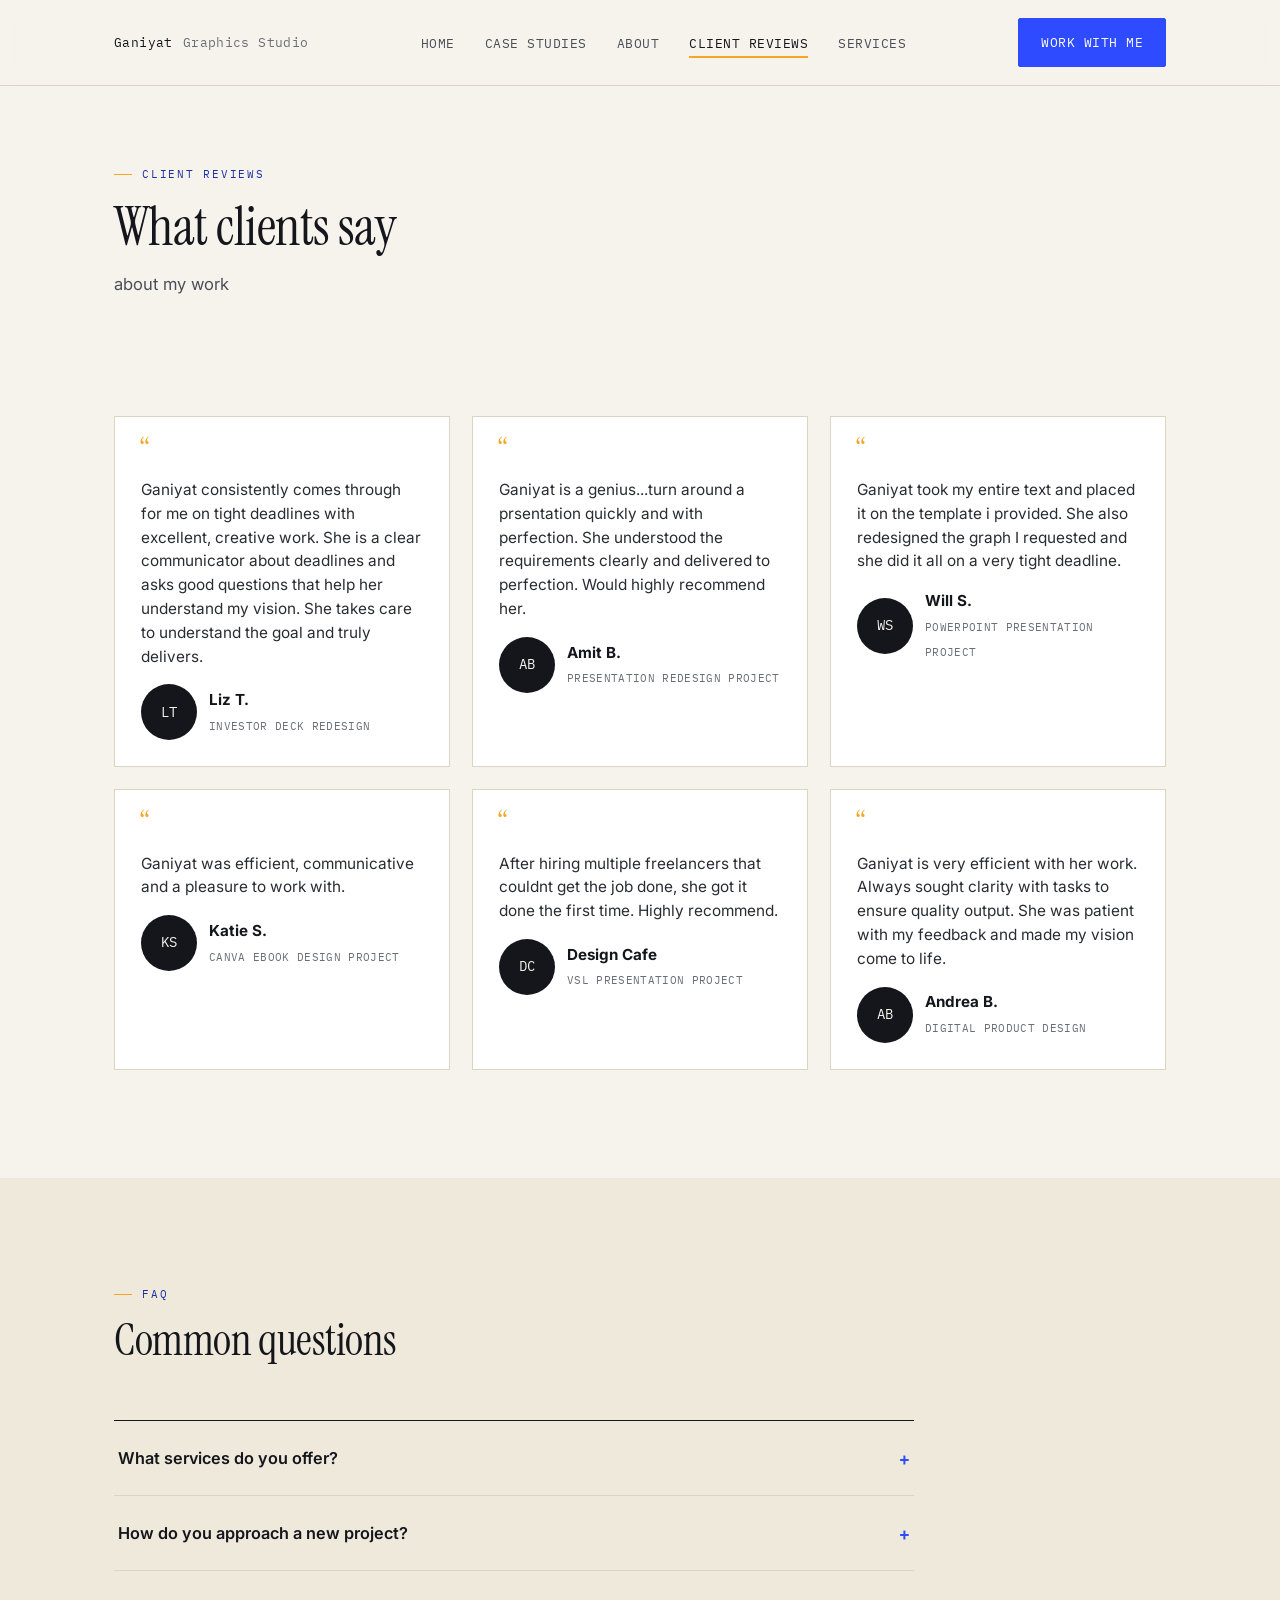
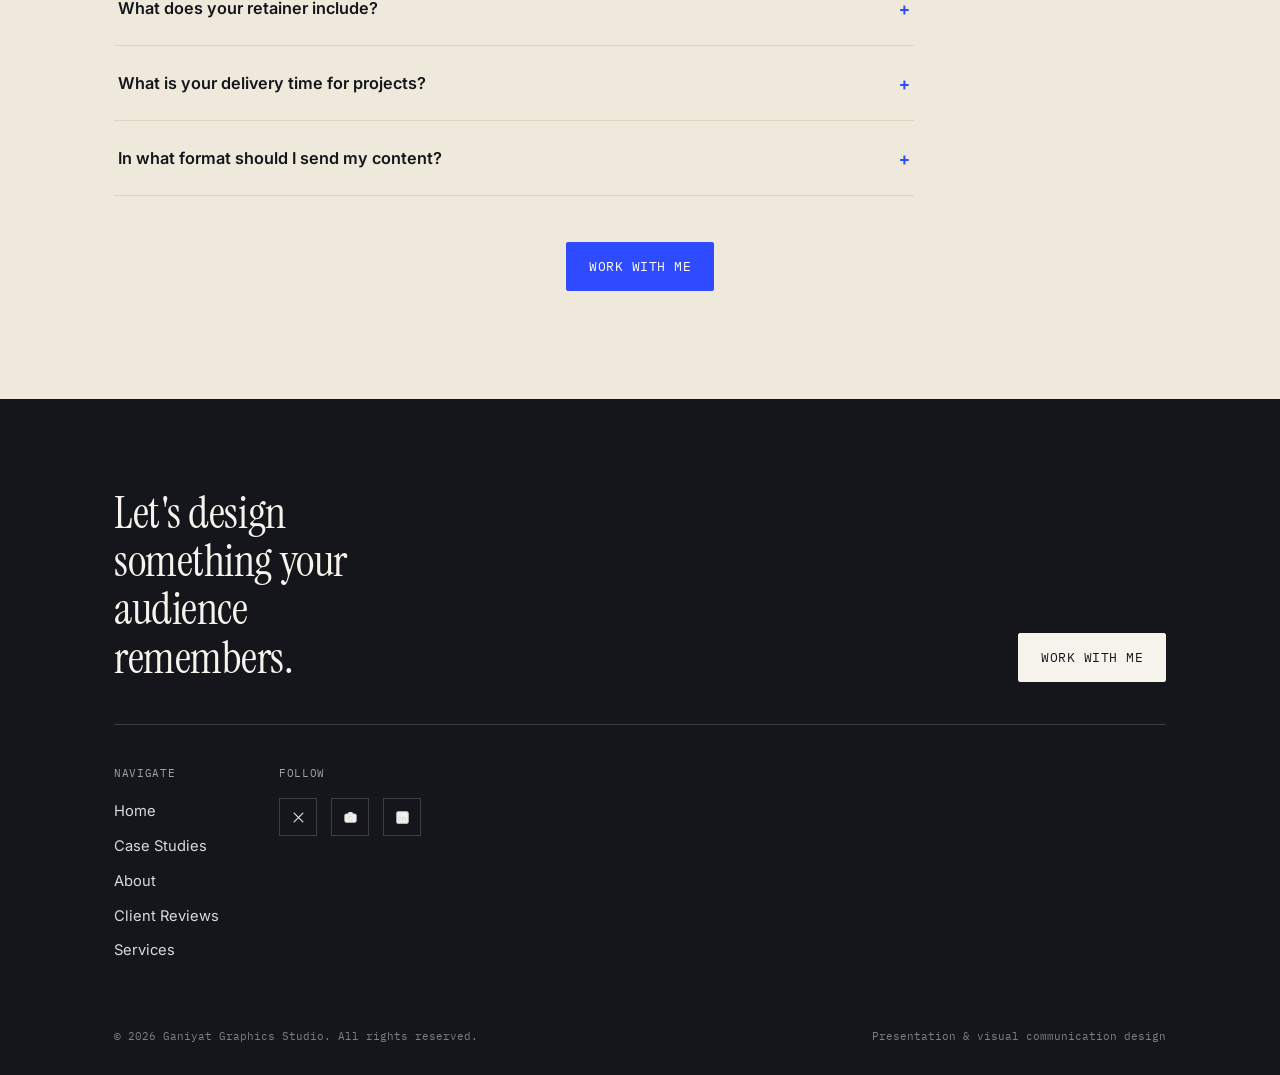
<file: testimony.html>
<!DOCTYPE html>
<html lang="en">
<head>
<meta charset="UTF-8">
<meta name="viewport" content="width=device-width, initial-scale=1.0">
<title>Client Reviews — Ganiyat Graphics Studio</title>
<meta name="description" content="What clients say about working with Ganiyat Graphics Studio, plus answers to common questions.">
<link rel="preconnect" href="https://fonts.googleapis.com">
<link rel="preconnect" href="https://fonts.gstatic.com" crossorigin>
<link href="https://fonts.googleapis.com/css2?family=Instrument+Serif:ital@0;1&family=Inter:wght@400;500;600;700&family=IBM+Plex+Mono:wght@400;500&display=swap" rel="stylesheet">
<link rel="stylesheet" href="css/style.css">
</head>
<body>

<header class="site-header">
  <nav class="nav">
    <a href="index.html" class="brand">Ganiyat<span>Graphics Studio</span></a>
    <ul class="nav-links">
      <li><a href="index.html">Home</a></li>
      <li><a href="case-study.html">Case Studies</a></li>
      <li><a href="about.html">About</a></li>
      <li><a href="testimony.html" class="active">Client Reviews</a></li>
      <li><a href="services 2.html">Services</a></li>
    </ul>
    <div class="nav-cta">
      <a href="services 2.html#work-with-me" class="btn btn-primary">Work with me</a>
      <button class="nav-toggle" aria-label="Toggle menu" aria-expanded="false"><span></span><span></span><span></span></button>
    </div>
  </nav>
</header>

<main>
  <section class="page-hero">
    <div class="wrap">
      <div class="head-copy">
        <p class="eyebrow">Client Reviews</p>
        <h1 style="font-size:clamp(2.2rem,4.5vw,3.4rem);">What clients say</h1>
        <p class="lede">about my work</p>
      </div>
    </div>
  </section>

  <section>
    <div class="wrap">
      <div class="review-grid">

        <div class="review-card">
          <span class="quote-mark">“</span>
          <p class="q">Ganiyat consistently comes through for me on tight deadlines with excellent, creative work. She is a clear communicator about deadlines and asks good questions that help her understand my vision. She takes care  to understand the goal and truly delivers.</p>
          <div class="testi-who"><div class="avatar-init">LT</div><div class="who-text"><strong>Liz T.</strong><span>Investor deck redesign</span></div></div>
        </div>

        <div class="review-card">
          <span class="quote-mark">“</span>
          <p class="q">Ganiyat is a genius...turn around a prsentation quickly and with perfection. She understood the requirements clearly and delivered to perfection. Would highly recommend her.</p>
          <div class="testi-who"><div class="avatar-init">AB</div><div class="who-text"><strong>Amit B.</strong><span>Presentation redesign project</span></div></div>
        </div>

        <div class="review-card">
          <span class="quote-mark">“</span>
          <p class="q">Ganiyat took my entire text and placed it on the template i provided. She also redesigned the graph I requested and she did it all on a very tight deadline.</p>
          <div class="testi-who"><div class="avatar-init">WS</div><div class="who-text"><strong>Will S.</strong><span>PowerPoint presentation project</span></div></div>
        </div>

        <div class="review-card">
          <span class="quote-mark">“</span>
          <p class="q">Ganiyat was efficient, communicative and a pleasure to work with.</p>
          <div class="testi-who"><div class="avatar-init">KS</div><div class="who-text"><strong>Katie S.</strong><span>Canva ebook design project</span></div></div>
        </div>

        <div class="review-card">
          <span class="quote-mark">“</span>
          <p class="q">After hiring multiple freelancers that couldnt get the job done, she got it done the first time. Highly recommend.</p>
          <div class="testi-who"><div class="avatar-init">DC</div><div class="who-text"><strong>Design Cafe</strong><span>VSL presentation project</span></div></div>
        </div>

        <div class="review-card">
          <span class="quote-mark">“</span>
          <p class="q">Ganiyat is very efficient with her work. Always sought clarity with tasks to ensure quality output. She was patient with my feedback and made my vision come to life.</p>
          <div class="testi-who"><div class="avatar-init">AB</div><div class="who-text"><strong>Andrea B.</strong><span>Digital product design</span></div></div>
        </div>

      </div>
    </div>
  </section>

  <!-- ============ FAQ ============ -->
  <section class="dim">
    <div class="wrap">
      <div class="section-head">
        <div class="head-copy">
          <p class="eyebrow">FAQ</p>
          <h2>Common questions</h2>
        </div>
      </div>

      <div class="faq-list">
        <div class="faq-item">
          <button class="faq-q" aria-expanded="false">What services do you offer?<span class="plus">+</span></button>
          <div class="faq-a"><p>I design presentations, digital products and business documents, available as standalone packages or a monthly retainer. Visit the <a href="services.html" class="text-link" style="border:none;">services page</a> for full details.</p></div>
        </div>
        <div class="faq-item">
          <button class="faq-q" aria-expanded="false">How do you approach a new project?<span class="plus">+</span></button>
          <div class="faq-a"><p>Every project starts with a detailed questionnaire and a follow-up discovery call if needed, to align on your goals, audience, and content. From there you receive a quote, sign a contract, and we move into design — with structured feedback rounds until final delivery.</p></div>
        </div>
        <div class="faq-item">
          <button class="faq-q" aria-expanded="false">What does your retainer include?<span class="plus">+</span></button>
          <div class="faq-a"><p>The retainer gives you a dedicated design partner for up to 3 presentation assets per month — executive decks, internal communications, or business presentations — with priority turnaround and 2 revision rounds per asset.</p></div>
        </div>
        <div class="faq-item">
          <button class="faq-q" aria-expanded="false">What is your delivery time for projects?<span class="plus">+</span></button>
          <div class="faq-a"><p>Delivery typically falls between 3-5 business days depending on the scope and complexity of the project. Exact timelines are confirmed before projects start.</p></div>
        </div>
        <div class="faq-item">
          <button class="faq-q" aria-expanded="false">In what format should I send my content?<span class="plus">+</span></button>
          <div class="faq-a"><p>A word document or PDF works fine except you're going for a redesign, then you can just share the existing deck.</p></div>
        </div>
      </div>

      <div class="center-cta">
        <a href="services 2.html#work-with-me" class="btn btn-primary">Work with me</a>
      </div>
    </div>
  </section>
</main>

<footer class="site-footer">
  <div class="wrap">
    <div class="footer-top">
      <h2>Let's design something your audience remembers.</h2>
      <a href="services 2.html#work-with-me" class="btn btn-light">Work with me</a>
    </div>
    <div class="footer-cols">
      <div class="footer-col">
        <h4>Navigate</h4>
        <ul>
          <li><a href="index.html">Home</a></li>
          <li><a href="case-study.html">Case Studies</a></li>
          <li><a href="about.html">About</a></li>
          <li><a href="testimony.html">Client Reviews</a></li>
          <li><a href="services 2.html">Services</a></li>
        </ul>
      </div>
      <div class="footer-col">
        <h4>Follow</h4>
        <div class="social-row">
          <a href="https://x.com/ganiyatgraphics" aria-label="X (Twitter)" target="_blank" rel="noopener"><svg viewBox="0 0 24 24"><path d="M5 5l14 14M19 5L5 19" stroke="currentColor" stroke-width="2" fill="none" stroke-linecap="round"/></svg></a>
          <a href="https://instagram.com/ganiyatgraphics" aria-label="Instagram" target="_blank" rel="noopener"><svg viewBox="0 0 24 24" fill="none" stroke="currentColor" stroke-width="1.6"><rect x="3" y="6.5" width="18" height="13" rx="2"/><circle cx="12" cy="13" r="3.3"/><path d="M8 6.5L9.3 4h5.4L16 6.5"/></svg></a>
          <a href="https://www.linkedin.com/in/ganiyat-kataye-" aria-label="LinkedIn" target="_blank" rel="noopener"><svg viewBox="0 0 24 24" fill="none" stroke="currentColor" stroke-width="1.8"><rect x="3" y="3" width="18" height="18" rx="2"/><path d="M8 10.5v6M8 7.8v.01M12.5 16.5v-3.4c0-1.2.8-2 1.9-2s1.8.8 1.8 2v3.4" stroke-linecap="round"/></svg></a>
        </div>
      </div>
    </div>
    <div class="footer-bottom">
      <span class="footer-legal">© 2026 Ganiyat Graphics Studio. All rights reserved.</span>
      <span class="footer-legal">Presentation &amp; visual communication design</span>
    </div>
  </div>
</footer>

<script src="js/script.js"></script>
</body>
</html>
</file>
<file: css/style.css>
/* =========================================================
   Ganiyat Graphics Studio — Design System
   Ink/Paper/Signal-Marker system built around the "slide frame"
   signature device (16:9 frame + crop marks + mono tag), which
   echoes the deck-review artifacts this studio actually produces.
   ========================================================= */

:root{
  --ink:        #14161C;
  --ink-2:      #23262F;
  --paper:      #F6F3EC;
  --paper-2:    #EEE9DA;
  --paper-3:    #E4DECB;
  --signal:     #2E4BFF;
  --signal-ink: #1B2FA6;
  --marker:     #F5A623;
  --line:       #DBD5C4;
  --line-dark:  #3A3D48;

  --font-display: "Instrument Serif", Georgia, serif;
  --font-body: "Inter", -apple-system, BlinkMacSystemFont, "Segoe UI", sans-serif;
  --font-mono: "IBM Plex Mono", "SFMono-Regular", Menlo, monospace;

  --wrap: 1180px;
  --pad: clamp(20px, 5vw, 64px);
  --radius: 2px;
}

*,*::before,*::after{ box-sizing: border-box; }
html{ scroll-behavior: smooth; }
body{
  margin:0;
  background: var(--paper);
  color: var(--ink);
  font-family: var(--font-body);
  font-size: 16px;
  line-height: 1.55;
  -webkit-font-smoothing: antialiased;
}
img,video{ max-width:100%; display:block; }
a{ color: inherit; text-decoration: none; }
ul{ margin:0; padding:0; list-style:none; }
h1,h2,h3,h4{ margin:0; font-family: var(--font-display); font-weight:400; letter-spacing:-0.01em; }
p{ margin:0; }
button{ font-family: inherit; cursor:pointer; }

:focus-visible{ outline: 2px solid var(--signal); outline-offset: 3px; }

.wrap{ max-width: var(--wrap); margin: 0 auto; padding: 0 var(--pad); }

/* ---------- type scale ---------- */
.eyebrow{
  font-family: var(--font-mono);
  font-size: 11px;
  letter-spacing: 0.16em;
  text-transform: uppercase;
  color: var(--signal-ink);
  display:flex; align-items:center; gap:10px;
}
.eyebrow::before{
  content:"";
  width:18px; height:1px;
  background: var(--marker);
  display:inline-block;
}
h1{ font-size: clamp(2.4rem, 5vw, 4.2rem); line-height: 1.04; }
h2{ font-size: clamp(1.9rem, 3.4vw, 2.8rem); line-height: 1.08; }
h3{ font-size: 1.35rem; line-height: 1.2; }
.lede{ font-size: clamp(1rem, 1.3vw, 1.15rem); color: #4B4E58; max-width: 46ch; }

/* ---------- buttons ---------- */
.btn{
  display:inline-flex; align-items:center; gap:8px;
  font-family: var(--font-mono);
  font-size: 12.5px;
  letter-spacing: 0.04em;
  text-transform: uppercase;
  padding: 14px 22px;
  border-radius: var(--radius);
  border: 1px solid var(--ink);
  transition: transform .15s ease, background .2s ease, color .2s ease, border-color .2s ease;
  white-space: nowrap;
}
.btn-primary{ background: var(--signal); color: #fff; border-color: var(--signal); }
.btn-primary:hover{ background: var(--signal-ink); border-color: var(--signal-ink); transform: translateY(-1px); }
.btn-ghost{ background: transparent; color: var(--ink); }
.btn-ghost:hover{ background: var(--ink); color: var(--paper); transform: translateY(-1px); }
.btn-light{ background: var(--paper); color: var(--ink); border-color: var(--paper); }
.btn-light:hover{ background:#fff; transform: translateY(-1px); }
.btn svg{ width:13px; height:13px; }

.text-link{
  font-family: var(--font-mono);
  font-size: 12.5px;
  letter-spacing:.04em;
  text-transform: uppercase;
  border-bottom: 1px solid var(--ink);
  padding-bottom: 2px;
  display:inline-flex; align-items:center; gap:6px;
}
.text-link:hover{ color: var(--signal-ink); border-color: var(--signal-ink); }

/* ---------- nav ---------- */
.site-header{
  position: sticky; top:0; z-index: 40;
  background: rgba(246,243,236,0.92);
  backdrop-filter: blur(8px);
  border-bottom: 1px solid var(--line);
}
.nav{
  display:flex; align-items:center; justify-content:space-between;
  padding: 18px var(--pad);
  max-width: var(--wrap); margin:0 auto;
}
.brand{ display:flex; align-items:center; gap:10px; font-family: var(--font-mono); font-size:13px; letter-spacing:.03em; }
.brand-mark{
  width:26px; height:26px; position:relative; border:1.5px solid var(--ink); flex:none;
}
.brand-mark::before, .brand-mark::after{
  content:""; position:absolute; width:5px; height:5px;
}
.brand-mark::before{ top:-1.5px; left:-1.5px; border-top:2px solid var(--marker); border-left:2px solid var(--marker); }
.brand-mark::after{ bottom:-1.5px; right:-1.5px; border-bottom:2px solid var(--marker); border-right:2px solid var(--marker); }
.brand strong{ font-weight:600; }
.brand span{ color:#6B6E78; }

.nav-links{ display:flex; align-items:center; gap: 30px; }
.nav-links a{
  font-family: var(--font-mono); font-size:12.5px; letter-spacing:.04em; text-transform:uppercase;
  color:#4B4E58; position:relative; padding: 4px 0;
}
.nav-links a:hover, .nav-links a.active{ color: var(--ink); }
.nav-links a.active::after{
  content:""; position:absolute; left:0; right:0; bottom:-3px; height:2px; background: var(--marker);
}
.nav-cta{ display:flex; align-items:center; gap:18px; }
.nav-toggle{ display:none; background:none; border:1px solid var(--ink); padding:8px 10px; }
.nav-toggle span{ display:block; width:18px; height:1.5px; background:var(--ink); margin:4px 0; }

@media (max-width: 900px){
  .nav-toggle{
    display: none;
  }
  .brand span{
    display: none;
  }
  .nav{ gap: 14px;}
  .nav-links{
    display: flex;
    gap: 16px;
    overflow-x: auto;
    -webkit-overflow-scrolling: touch;
    scrollbar-width: none;
  }
  .nav-links::-webkit-scrollbar{ display: none;}
  .nav-links a{ font-size:11px; white-space: nowrap; }
  .nav-cta .btn{ padding: 10px 14px; font-size: 10.5px;}
}

/* ---------- slide-frame signature device ---------- */
.slide-frame{
  position: relative;
  aspect-ratio: 16/9;
  border: 1px solid var(--ink);
  background: var(--paper);
  overflow: hidden;
  flex: none;
}
.slide-frame.on-dark{ background: var(--ink-2); border-color: var(--line-dark); }
.crop{ position:absolute; width:11px; height:11px; pointer-events:none; }
.crop.tl{ top:-1px; left:-1px; border-top:2px solid var(--ink); border-left:2px solid var(--ink); }
.crop.tr{ top:-1px; right:-1px; border-top:2px solid var(--ink); border-right:2px solid var(--ink); }
.crop.bl{ bottom:-1px; left:-1px; border-bottom:2px solid var(--ink); border-left:2px solid var(--ink); }
.crop.br{ bottom:-1px; right:-1px; border-bottom:2px solid var(--ink); border-right:2px solid var(--ink); }
.slide-frame.on-dark .crop{ border-color: var(--paper) !important; }
.slide-frame img{
  position: relative; z-index: 1;
  width: 100%; height: 100%; object-fit: cover;
}
.frame-tag{
  position:absolute; bottom:9px; left:10px;
  font-family: var(--font-mono); font-size:9.5px; letter-spacing:.06em; text-transform:uppercase;
  background: var(--ink); color: var(--paper); padding: 3px 7px;
}
.slide-frame.on-dark .frame-tag{ background: var(--paper); color: var(--ink); }

/* generic mockup content built from divs, no imagery required */
.mock{ position:absolute; inset:0; padding: 11% 9%; display:flex; flex-direction:column; gap:8%; }
.mock .bar{ height:8%; background: var(--ink); opacity:.85; }
.mock .bar.w60{ width:60%; } .mock .bar.w40{ width:40%; } .mock .bar.w80{ width:80%; } .mock .bar.w30{ width:30%; }
.mock .rule{ height:1px; background: var(--line); }
.mock .accent{ background: var(--signal); }
.mock .accent2{ background: var(--marker); }

.mock-title{ justify-content:center; gap:10%; }
.mock-title .bar.title{ height:16%; width:70%; }
.mock-title .bar.sub{ height:6%; width:42%; opacity:.4; }

.mock-chart{ flex-direction:row; align-items:flex-end; gap:6%; padding-bottom:16%; }
.mock-chart .col{ flex:1; background: var(--ink); opacity:.85; }
.mock-chart .col:nth-child(2){ background: var(--signal); opacity:1; }
.mock-chart .col:nth-child(4){ background: var(--marker); opacity:1; }

.mock-quote{ justify-content:center; align-items:flex-start; gap:6%; }
.mock-quote .mark{ font-family: var(--font-display); font-size: 2.6rem; line-height:1; color: var(--marker); }
.mock-quote .bar{ height:5%; }

.mock-timeline{ flex-direction:row; align-items:center; gap:0; padding-top:0; }
.mock-timeline .node{ width:9%; aspect-ratio:1; border-radius:50%; background: var(--ink); flex:none; }
.mock-timeline .node.on{ background: var(--signal); }
.mock-timeline .seg{ flex:1; height:1px; background: var(--line); }

.mock-grid{ flex-direction:row; gap:6%; }
.mock-grid .cell{ flex:1; background: var(--paper-3); }
.mock-grid .cell.dark{ background: var(--ink); opacity:.15; }

.mock-cover{ justify-content:space-between; padding: 9%; }
.mock-cover .top .bar{ height:5%; width:35%; margin-bottom:8%; }
.mock-cover .mid{ flex:1; display:flex; align-items:center; justify-content:center; }
.mock-cover .mid .disc{ width:34%; aspect-ratio:1; border-radius:50%; border:2px solid var(--marker); }
.mock-cover .bottom .bar{ height:9%; width:80%; }

.mock-onepager{ flex-direction:row; gap:6%; }
.mock-onepager .col2{ flex:1; display:flex; flex-direction:column; gap:14%; justify-content:center; }
.mock-onepager .col2 .rule{ height:2px; }

.mock-report{ gap:5%; padding-top:9%; }
.mock-report .row{ display:flex; gap:4%; }
.mock-report .row .c{ flex:1; height:6px; background: var(--line); }
.mock-report .row .c:first-child{ flex:0 0 22%; background: var(--ink); opacity:.7; }

.mock-planner{ display:grid; grid-template-columns: repeat(5,1fr); gap:6%; padding: 12%; }
.mock-planner .d{ aspect-ratio:1; background: var(--paper-3); }
.mock-planner .d.hit{ background: var(--signal); }
.mock-planner .d.hit2{ background: var(--marker); }

/* ---------- sections ---------- */
section{ padding: clamp(56px, 9vw, 108px) 0; }
.section-head{
  display:flex; align-items:flex-end; justify-content:space-between; gap:30px;
  margin-bottom: clamp(32px,5vw,56px); flex-wrap:wrap;
}
.section-head .head-copy{ display:flex; flex-direction:column; gap:14px; }
.dim{ background: var(--paper-2); }

/* ---------- hero ---------- */
.hero{ padding-top: clamp(48px,8vw,84px); }
.hero .wrap{ display:grid; grid-template-columns: 1.05fr 0.95fr; gap: 60px; align-items:center; }
.hero-copy{ display:flex; flex-direction:column; gap:22px; align-items:flex-start; }
.hero-copy .lede{ max-width: 42ch; }
.hero-visual{ position:relative; }
.hero-visual .stack{ position:relative; }
.hero-visual .slide-frame{ position:relative; z-index:2; box-shadow: 14px 16px 0 var(--ink); }
.hero-visual .slide-frame.behind{
  position:absolute; inset:0; z-index:1; transform: translate(20px,-20px) rotate(2.2deg);
  background: var(--paper-3); box-shadow:none; opacity:.7;
}
@media (max-width: 880px){
  .hero .wrap{ grid-template-columns:1fr; }
  .hero-visual{ margin-top: 30px; max-width: 420px; }
  .hero-visual .slide-frame{ box-shadow: 8px 9px 0 var(--ink); }
}

/* ---------- marquee slideshow ---------- */
.marquee{ overflow:hidden; position:relative; }
.marquee::before, .marquee::after{
  content:""; position:absolute; top:0; bottom:0; width:80px; z-index:3; pointer-events:none;
}
.marquee::before{ left:0; background: linear-gradient(90deg, var(--paper), transparent); }
.marquee::after{ right:0; background: linear-gradient(270deg, var(--paper), transparent); }
.marquee-track{
  display:flex; gap: 26px; width:max-content;
  animation: scroll-left 32s linear infinite;
}
.marquee:hover .marquee-track{ animation-play-state: paused; }
.marquee-track .slide-frame{ width: min(72vw, 380px); }
@keyframes scroll-left{
  from{ transform: translateX(0); }
  to{ transform: translateX(-50%); }
}
@media (prefers-reduced-motion: reduce){
  .marquee-track{ animation: none; overflow-x:auto; }
}

/* ---------- case study / blog cards ---------- */
.card-grid{ display:grid; grid-template-columns: repeat(3,1fr); gap: 28px; }
.blog-card{ display:flex; flex-direction:column; gap:16px; }
.blog-card .slide-frame{ transition: transform .25s ease, box-shadow .25s ease; }
.blog-card:hover .slide-frame{ transform: translateY(-4px); box-shadow: 8px 10px 0 var(--ink); }
.blog-card .tag{
  font-family: var(--font-mono); font-size:10.5px; letter-spacing:.08em; text-transform:uppercase; color: var(--signal-ink);
}
.blog-card h3{ font-size:1.25rem; }
.blog-card p{ color:#5A5D66; font-size:.95rem; }
@media (max-width: 900px){ .card-grid{ grid-template-columns: 1fr; } }
@media (min-width:901px) and (max-width:1100px){ .card-grid{ grid-template-columns: repeat(2,1fr);} }

/* ---------- interactive video gallery ---------- */
.video-grid{ display:grid; grid-template-columns: repeat(4,1fr); gap: 22px; }
.video-card{
  position:relative; border:1px solid var(--ink); overflow:hidden; cursor:pointer;
  background: var(--ink-2); aspect-ratio: 4/5;
}
.video-card .mock{ inset:0; opacity:.9; }
.video-card .thumb-video{
  position:absolute; inset:0; width:100%; height:100%; object-fit:cover;
}
.video-card .glow{ position:absolute; inset:0; background: linear-gradient(180deg, transparent 40%, rgba(20,22,28,.85)); }
.video-card .meta{ position:absolute; left:14px; right:14px; bottom:14px; color:#fff; }
.video-card .meta .tag{ font-family:var(--font-mono); font-size:9.5px; letter-spacing:.08em; text-transform:uppercase; color: var(--marker); }
.video-card .meta h4{ font-family: var(--font-display); font-size:1.15rem; color:#fff; margin-top:4px; }
.play-btn{
  position:absolute; top:50%; left:50%; transform: translate(-50%,-50%);
  width:52px; height:52px; border-radius:50%; background: rgba(246,243,236,.94);
  display:flex; align-items:center; justify-content:center; transition: transform .2s ease;
  z-index:2;
}
.video-card:hover .play-btn{ transform: translate(-50%,-50%) scale(1.08); }
.play-btn svg{ width:16px; height:16px; fill: var(--ink); margin-left:2px; }
@media (max-width: 980px){ .video-grid{ grid-template-columns: repeat(2,1fr); } }
@media (max-width: 560px){ .video-grid{ grid-template-columns: 1fr; } }

/* video modal */
.modal{
  position:fixed; inset:0; background: rgba(20,22,28,.92); z-index:80;
  display:flex; align-items:center; justify-content:center; padding: 24px;
  opacity:0; pointer-events:none; transition: opacity .2s ease;
}
.modal.open{ opacity:1; pointer-events:auto; }
.modal-inner{ width:min(880px, 100%); }
.modal-frame{ aspect-ratio:16/9; background:#000; position:relative; border:1px solid var(--line-dark); }
.modal-frame video{ width:100%; height:100%; object-fit:cover; }
.modal-note{
  color:#B9BBC4; font-family: var(--font-mono); font-size:11.5px; margin-top:14px; letter-spacing:.02em;
}
.modal-close{
  position:absolute; top:-46px; right:0; background:none; border:1px solid var(--paper); color:var(--paper);
  width:34px; height:34px; font-family: var(--font-mono); font-size: 14px;
}

/* ---------- testimonial feature ---------- */
.testi-feature{
  border:1px solid var(--ink); padding: clamp(30px,5vw,56px); display:grid;
  grid-template-columns: auto 1fr; gap: 30px; align-items:flex-start; background:#fff;
}
.avatar-init{
  width:56px; height:56px; border-radius:50%; background: var(--ink); color: var(--paper);
  display:flex; align-items:center; justify-content:center; font-family: var(--font-mono); font-size:14px; flex:none;
}
.testi-feature .quote-mark{ font-family: var(--font-display); font-size: 3rem; color: var(--marker); line-height:.6; }
.testi-feature blockquote{ margin: 10px 0 20px; font-family: var(--font-display); font-size: clamp(1.2rem,2vw,1.6rem); line-height:1.35; }
.testi-who{ display:flex; align-items:center; gap:12px; }
.testi-who .who-text strong{ display:block; font-size:.95rem; }
.testi-who .who-text span{ font-family: var(--font-mono); font-size:11px; color:#6B6E78; text-transform:uppercase; letter-spacing:.03em; }
@media (max-width:640px){ .testi-feature{ grid-template-columns:1fr; } }

/* testimonial grid (reviews page) */
.review-grid{ display:grid; grid-template-columns: repeat(3,1fr); gap:22px; }
.review-card{ border:1px solid var(--line); padding:26px; background:#fff; display:flex; flex-direction:column; gap:16px; }
.review-card .quote-mark{ font-family:var(--font-display); color:var(--marker); font-size:2rem; line-height:.6; }
.review-card p.q{ font-size:.96rem; color:#2A2C33; }
@media (max-width:920px){ .review-grid{ grid-template-columns: 1fr 1fr; } }
@media (max-width:600px){ .review-grid{ grid-template-columns: 1fr; } }

/* ---------- FAQ accordion ---------- */
.faq-list{ border-top:1px solid var(--ink); max-width: 800px; }
.faq-item{ border-bottom:1px solid var(--line); }
.faq-q{
  width:100%; background:none; border:none; text-align:left; padding: 22px 4px;
  display:flex; align-items:center; justify-content:space-between; gap:20px;
  font-family: var(--font-body); font-size: 1.02rem; font-weight:600; color: var(--ink);
}
.faq-q .plus{ font-family: var(--font-mono); font-size:18px; flex:none; transition: transform .2s ease; color: var(--signal); }
.faq-item.open .faq-q .plus{ transform: rotate(45deg); }
.faq-a{ max-height:0; overflow:hidden; transition: max-height .28s ease; }
.faq-a p{ padding: 0 4px 22px; color:#4B4E58; max-width: 68ch; }

/* ---------- about page ---------- */
.about-grid{ display:grid; grid-template-columns: 0.85fr 1.15fr; gap: 56px; align-items:center; }
.about-photo{
  aspect-ratio: 4/5; border:1px solid var(--ink); background: var(--ink-2);
  position:relative; display:flex; align-items:center; justify-content:center;
}
.about-photo .avatar-init{ width:96px; height:96px; font-size:24px; background:var(--paper); color:var(--ink); }
.stat-row{ display:flex; gap: 34px; margin-top: 26px; flex-wrap:wrap; }
.stat b{ display:block; font-family: var(--font-display); font-size: 2rem; }
.stat span{ font-family: var(--font-mono); font-size:10.5px; text-transform:uppercase; letter-spacing:.05em; color:#6B6E78; }

.philosophy{ background: var(--ink); color: var(--paper); padding: clamp(34px,5vw,60px); }
.philosophy .eyebrow{ color: var(--marker); }
.philosophy .eyebrow::before{ background: var(--marker); }
.philosophy p{ font-family: var(--font-display); font-size: clamp(1.2rem,2.4vw,1.7rem); line-height:1.4; margin-top:18px; max-width:56ch; }
.philosophy p + p{ margin-top:16px; font-family:var(--font-body); font-size:1rem; color:#C6C8D0; }

.tools-grid{ display:grid; grid-template-columns: repeat(4,1fr); gap:16px; }
.tool-badge{
  border:1px solid var(--line); padding: 22px 14px; text-align:center; background:#fff;
  display:flex; flex-direction:column; gap:8px; align-items:center;
}
.tool-badge .glyph{
  width:38px; height:38px; border:1.5px solid var(--ink); display:flex; align-items:center; justify-content:center;
  font-family: var(--font-mono); font-size:12px;
}
.tool-badge span{ font-size:.92rem; font-weight:600; }
@media (max-width: 760px){ .about-grid{ grid-template-columns:1fr; } .tools-grid{ grid-template-columns: repeat(2,1fr);} }

/* ---------- process ---------- */
.process-list{ display:flex; flex-direction:column; }
.process-step{
  display:grid; grid-template-columns: 90px 1fr; gap: 26px; padding: 30px 0; border-top:1px solid var(--line);
}
.process-step:last-child{ border-bottom:1px solid var(--line); }
.process-num{ font-family: var(--font-mono); font-size: 13px; color: var(--signal-ink); padding-top:4px; }
.process-step h3{ margin-bottom:8px; }
.process-step p{ color:#4B4E58; max-width: 62ch; }
@media (max-width:600px){ .process-step{ grid-template-columns: 50px 1fr; } }

/* ---------- services page ---------- */
.service-grid{ display:grid; grid-template-columns: repeat(2,1fr); gap: 2px; background: var(--ink); border:1px solid var(--ink); }
.service-item{ background: var(--paper); padding: 34px; display:flex; flex-direction:column; gap:12px; }
.service-item .idx{ font-family: var(--font-mono); font-size:11px; color:#6B6E78; }
.service-item p{ color:#4B4E58; font-size:.96rem; }
@media (max-width:760px){ .service-grid{ grid-template-columns:1fr; } }

.pkg-grid{ display:grid; grid-template-columns: repeat(3,1fr); gap: 24px; }
.pkg-card{ border:1px solid var(--ink); padding: 30px; display:flex; flex-direction:column; gap:16px; background:#fff; }
.pkg-card.featured{ background: var(--ink); color: var(--paper); }
.pkg-name{ font-family: var(--font-mono); font-size:11.5px; text-transform:uppercase; letter-spacing:.05em; color: var(--signal-ink); }
.pkg-card.featured .pkg-name{ color: var(--marker); }
.pkg-price{ font-family: var(--font-display); font-size: 2.3rem; }
.pkg-price sub{ font-family: var(--font-mono); font-size:11px; color:#6B6E78; }
.pkg-card.featured .pkg-price sub{ color:#9FA1AC; }
.pkg-list{ display:flex; flex-direction:column; gap:9px; font-size:.92rem; }
.pkg-list li{ display:flex; gap:8px; }
.pkg-list li::before{ content:"—"; color: var(--marker); flex:none; }
@media (max-width:920px){ .pkg-grid{ grid-template-columns:1fr; } }

.form-panel{
  border:1px solid var(--ink); background:#fff; padding: clamp(20px,4vw,10px);
}
.tally-wrap{ padding: clamp(18px,3vw,34px); }
.tally-wrap iframe{ width:100%; border:none; }
.form-fallback{
  display:flex; flex-direction:column; align-items:flex-start; gap:16px;
  padding: 50px clamp(18px,3vw,34px);
}
.form-fallback p{ color:#4B4E58; max-width: 52ch; }

/* ---------- case study detail template ---------- */
.detail-hero{ display:flex; flex-direction:column; gap:20px; max-width: 780px; }
.detail-meta{ display:flex; gap:26px; flex-wrap:wrap; margin-top:6px; }
.detail-meta div{ display:flex; flex-direction:column; gap:4px; }
.detail-meta span.k{ font-family: var(--font-mono); font-size:10px; text-transform:uppercase; letter-spacing:.06em; color:#6B6E78; }
.detail-meta span.v{ font-size:.95rem; font-weight:600; }
.detail-body{ display:flex; flex-direction:column; gap: 20px; }
.detail-block{ display:grid; grid-template-columns: 220px 1fr; gap: 40px; }
.detail-block .label{ font-family: var(--font-mono); font-size:11px; text-transform:uppercase; letter-spacing:.06em; color: var(--signal-ink); }
.detail-block p{ color:#4B4E58; max-width: 62ch; }
@media (max-width:760px){ .detail-block{ grid-template-columns:1fr; } }
.detail-gallery{ display:grid; grid-template-columns: repeat(2,1fr); gap: 18px; }
@media (max-width:640px){ .detail-gallery{ grid-template-columns:1fr; } }
.pull-result{ background: var(--paper-2); border-left: 3px solid var(--marker); padding: 26px 30px; }
.pull-result p{ font-family: var(--font-display); font-size:1.3rem; }

/* ---------- footer ---------- */
.site-footer{ background: var(--ink); color: var(--paper); padding: clamp(50px,7vw,90px) 0 30px; }
.footer-top{
  display:flex; align-items:flex-end; justify-content:space-between; gap:30px; flex-wrap:wrap;
  padding-bottom: 42px; border-bottom: 1px solid var(--line-dark);
}
.footer-top h2{ font-size: clamp(1.8rem,4vw,2.8rem); max-width: 12ch; }
.footer-bottom{
  display:flex; align-items:center; justify-content:space-between; gap:20px; flex-wrap:wrap; padding-top: 26px;
}
.footer-cols{ display:flex; gap:60px; flex-wrap:wrap; padding: 40px 0; }
.footer-col h4{ font-family: var(--font-mono); font-size:11px; text-transform:uppercase; letter-spacing:.06em; color:#9FA1AC; margin-bottom:16px; }
.footer-col ul{ display:flex; flex-direction:column; gap:10px; }
.footer-col a{ font-size:.92rem; color:#D9DAE0; }
.footer-col a:hover{ color: var(--marker); }
.social-row{ display:flex; gap:14px; }
.social-row a{
  width:38px; height:38px; border:1px solid var(--line-dark); display:flex; align-items:center; justify-content:center;
  transition: background .2s ease, border-color .2s ease;
}
.social-row a:hover{ background: var(--marker); border-color: var(--marker); }
.social-row svg{ width:15px; height:15px; fill: var(--paper); }
.social-row a:hover svg{ fill: var(--ink); }
.footer-legal{ font-family: var(--font-mono); font-size:11px; color:#7C7E88; }
@media (max-width:700px){ .footer-bottom{ flex-direction:column; align-items:flex-start; } }

/* ---------- mini page hero ---------- */
.page-hero{ padding: clamp(46px,7vw,80px) 0 10px; }
.page-hero .head-copy{ display:flex; flex-direction:column; gap:16px; max-width: 640px; }

/* ---------- utility ---------- */
.mt-56{ margin-top:56px; }
.center-cta{ display:flex; justify-content:center; margin-top: 46px; }
</file>
